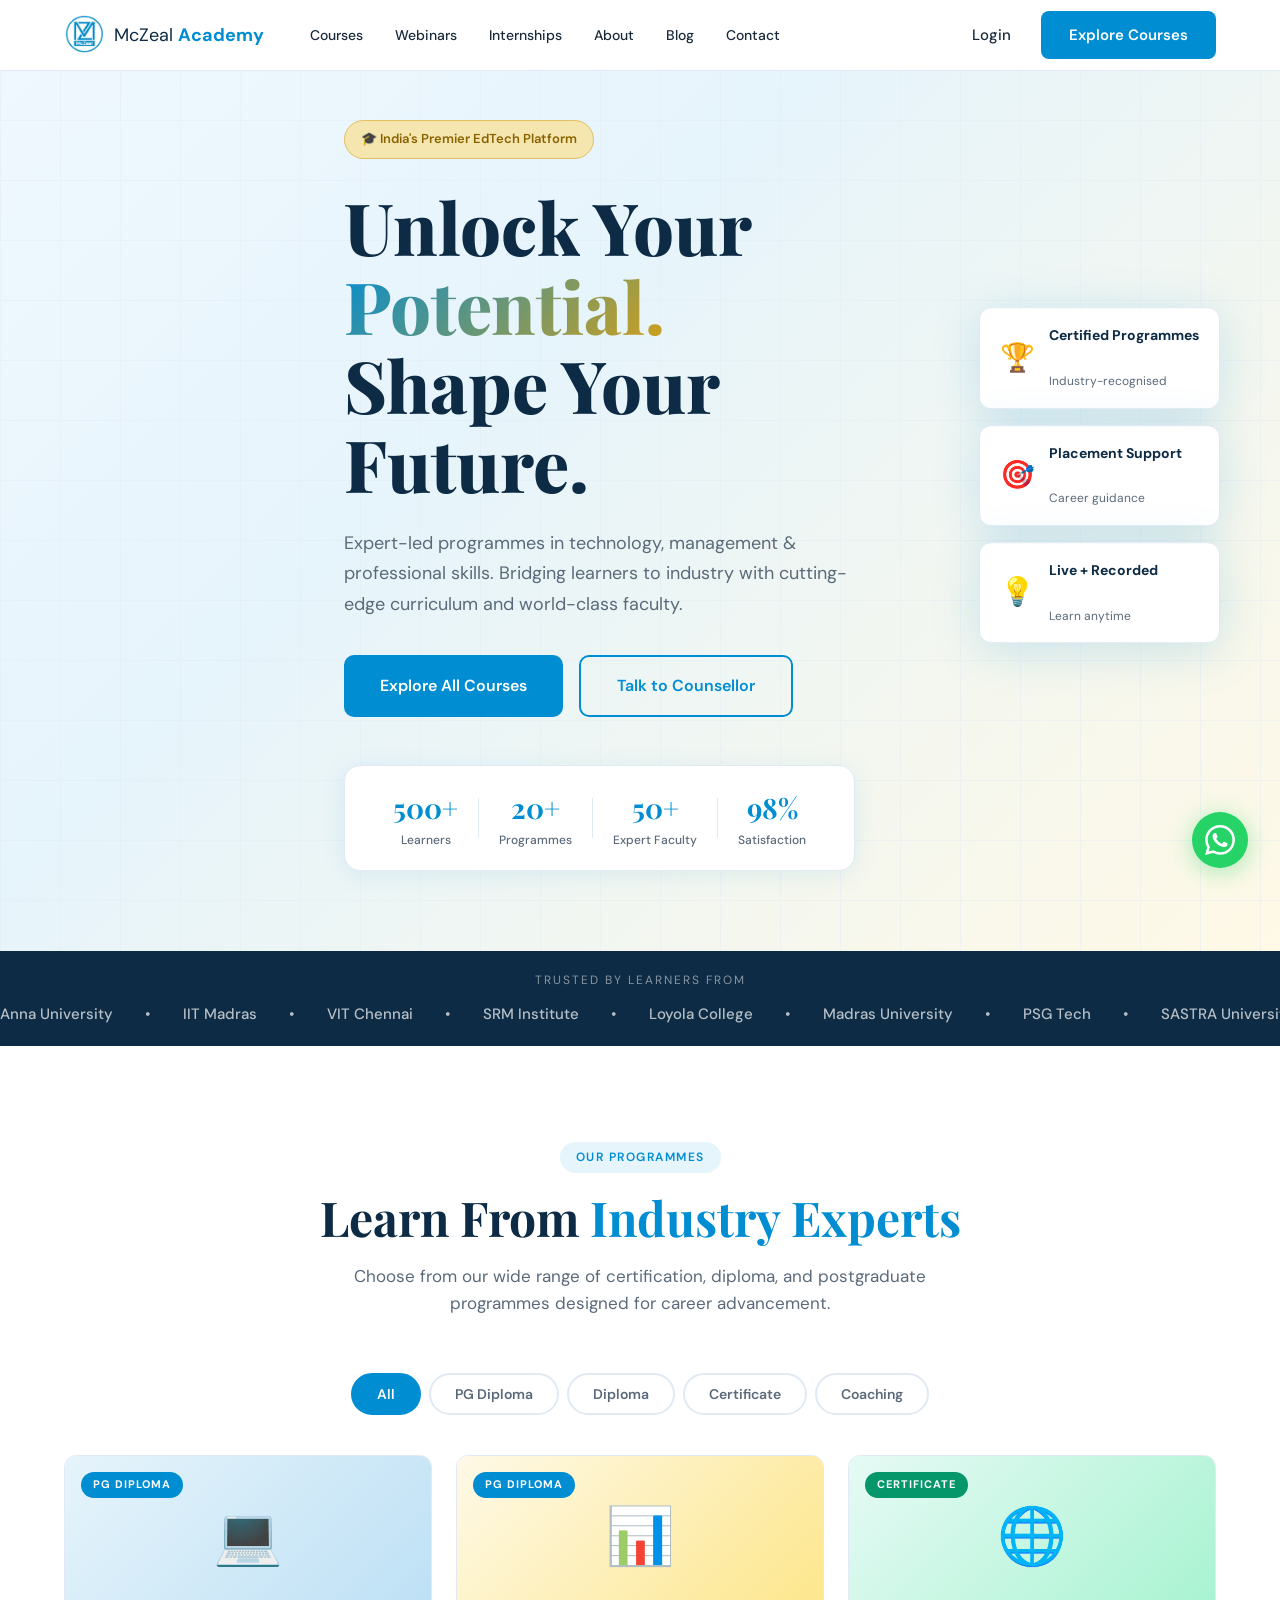
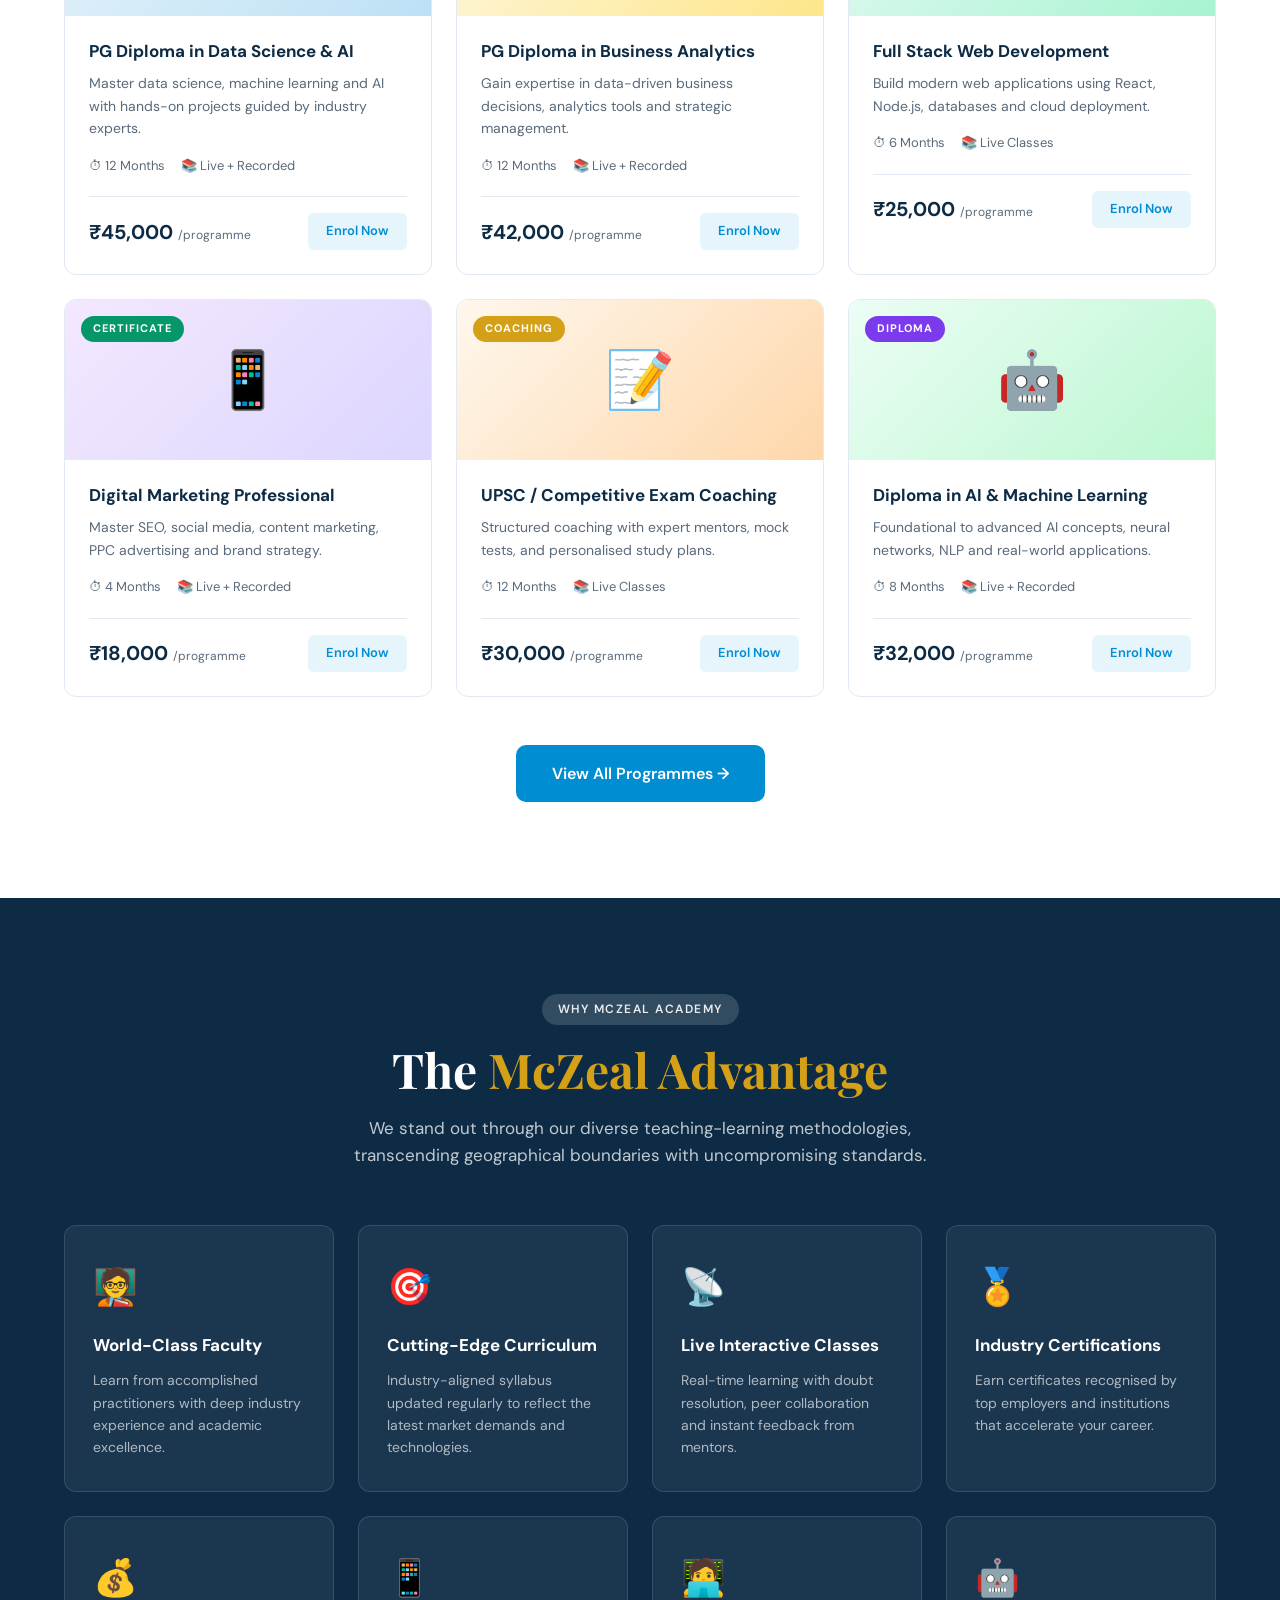
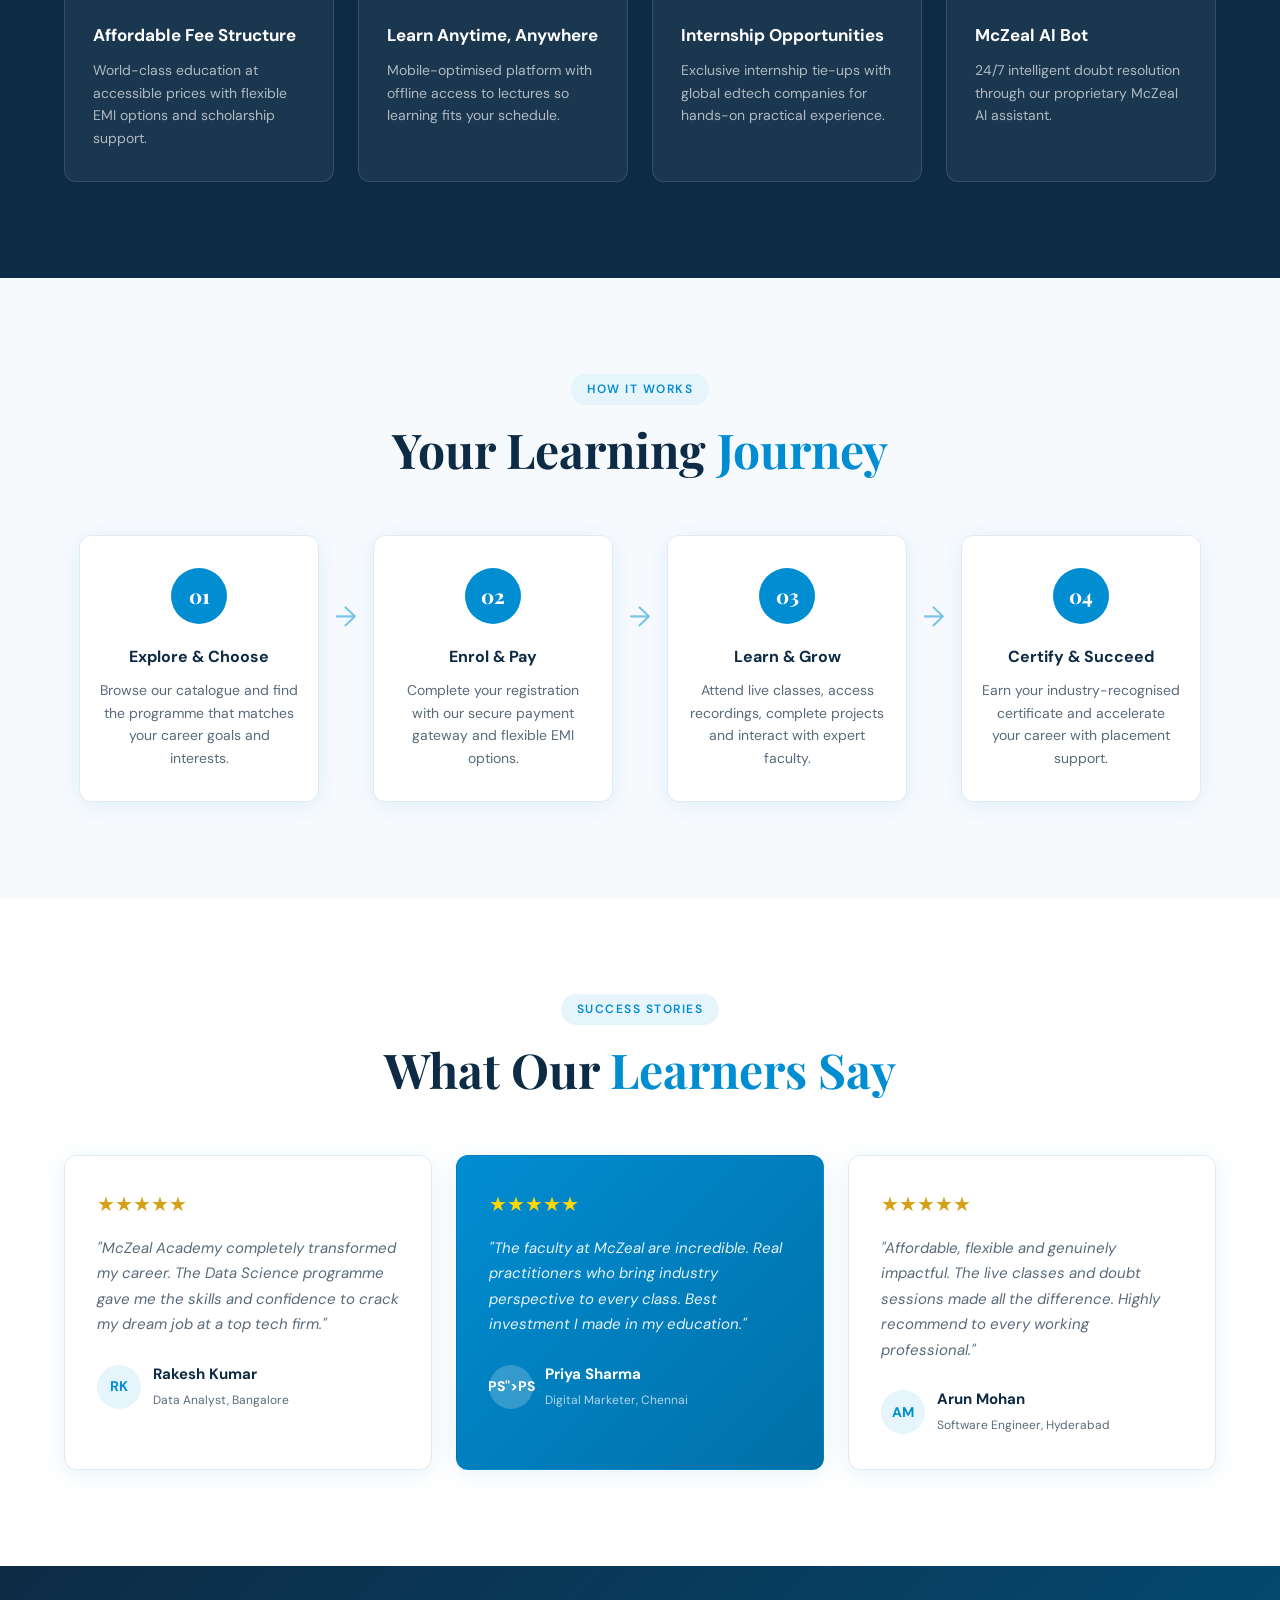
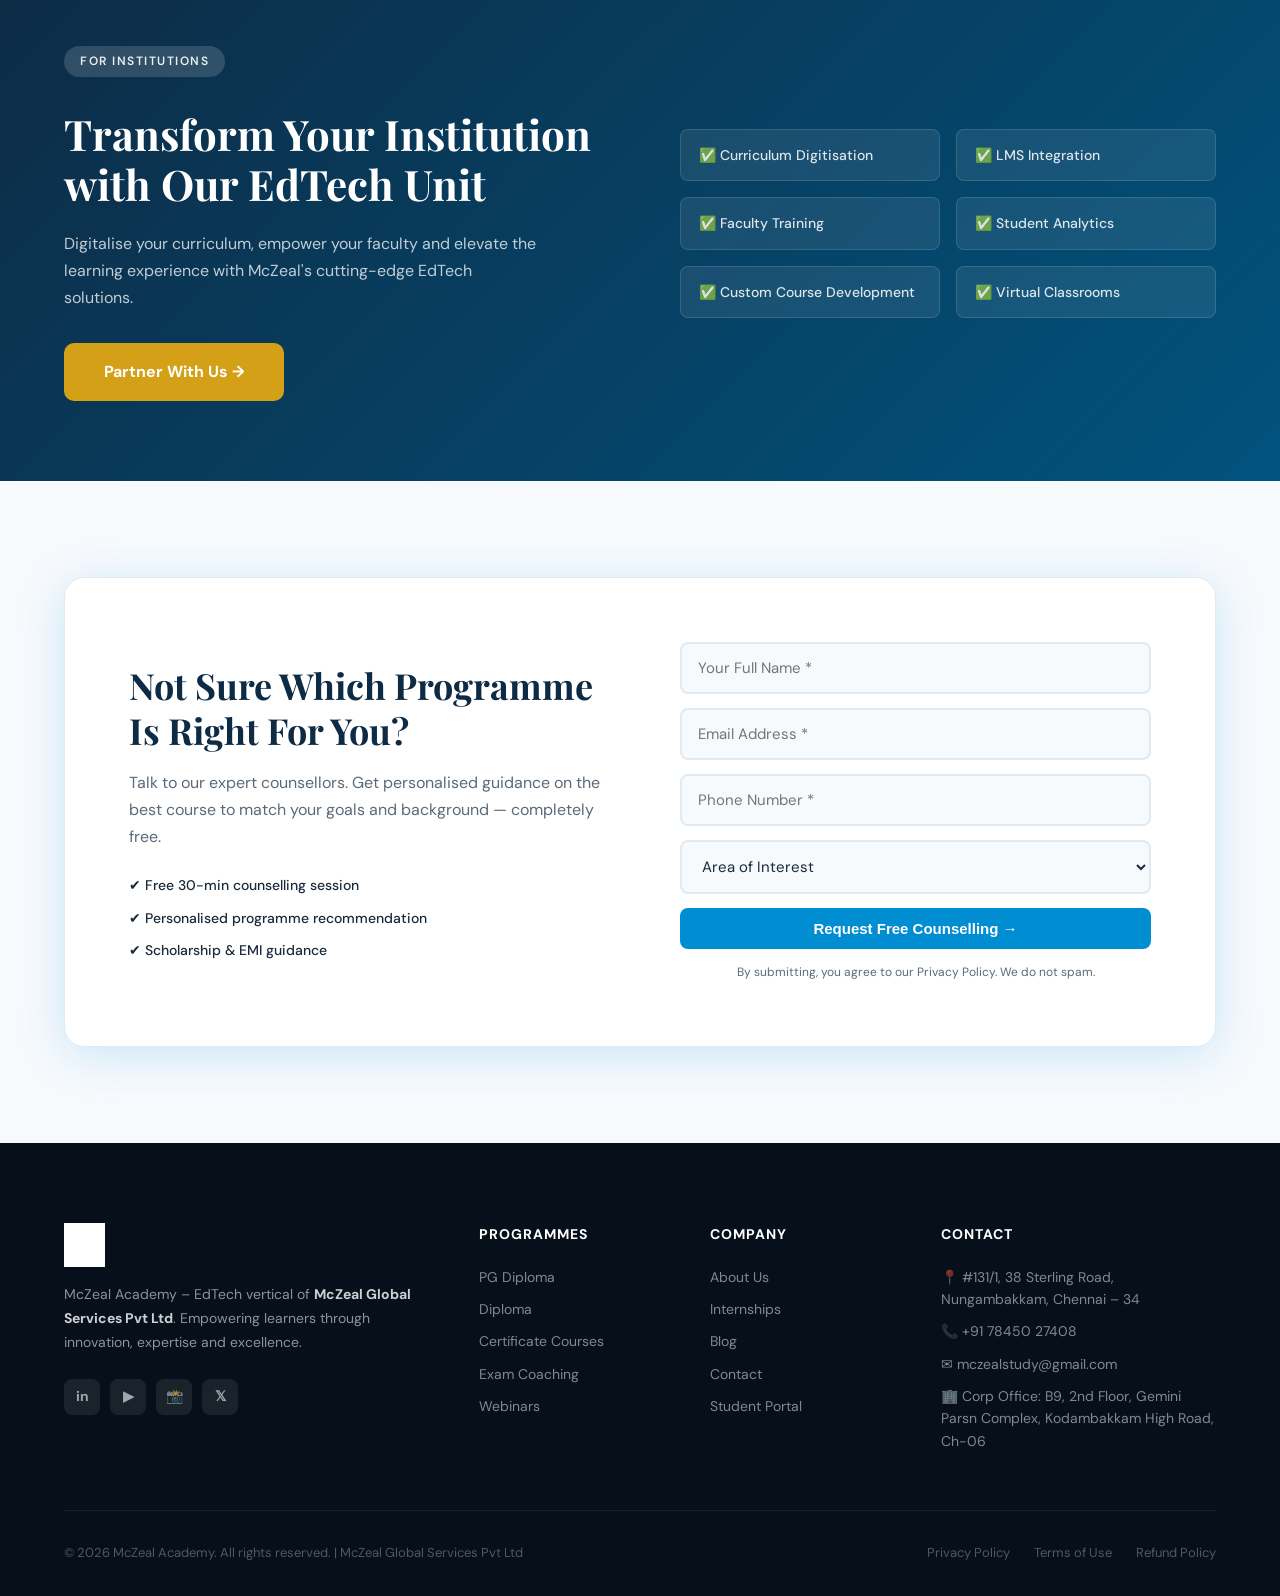
<file: index.html>
<!DOCTYPE html>
<html lang="en">
<head>
<meta charset="UTF-8"/>
<meta name="viewport" content="width=device-width, initial-scale=1.0"/>
<title>McZeal Academy – Education | Empowerment | Excellence</title>
<link rel="preconnect" href="https://fonts.googleapis.com"/>
<link href="https://fonts.googleapis.com/css2?family=Playfair+Display:wght@700;800&family=DM+Sans:wght@300;400;500;600;700&display=swap" rel="stylesheet"/>
<link rel="stylesheet" href="styles.css"/>
</head>
<body>

<!-- NAV -->
<nav class="navbar" id="navbar">
  <div class="nav-inner">
    <a href="index.html" class="nav-logo">
      <img src="logo.png" alt="McZeal Academy"/>
      <span>McZeal <strong>Academy</strong></span>
    </a>
    <ul class="nav-links">
      <li><a href="courses.html">Courses</a></li>
      <li><a href="webinars.html">Webinars</a></li>
      <li><a href="internships.html">Internships</a></li>
      <li><a href="about.html">About</a></li>
      <li><a href="blog.html">Blog</a></li>
      <li><a href="contact.html">Contact</a></li>
    </ul>
    <div class="nav-actions">
      <a href="login.html" class="btn-ghost">Login</a>
      <a href="courses.html" class="btn-primary">Explore Courses</a>
    </div>
    <button class="hamburger" id="hamburger" aria-label="Menu">
      <span></span><span></span><span></span>
    </button>
  </div>
  <div class="mobile-menu" id="mobileMenu">
    <a href="courses.html">Courses</a>
    <a href="webinars.html">Webinars</a>
    <a href="internships.html">Internships</a>
    <a href="about.html">About</a>
    <a href="blog.html">Blog</a>
    <a href="contact.html">Contact</a>
    <a href="login.html" class="btn-ghost mt-8">Login</a>
    <a href="courses.html" class="btn-primary mt-8">Explore Courses</a>
  </div>
</nav>

<!-- HERO -->
<section class="hero">
  <div class="hero-bg-grid"></div>
  <div class="hero-content container">
    <div class="hero-badge">🎓 India's Premier EdTech Platform</div>
    <h1 class="hero-title">
      Unlock Your<br/>
      <span class="gradient-text">Potential.</span><br/>
      Shape Your Future.
    </h1>
    <p class="hero-sub">Expert-led programmes in technology, management & professional skills. Bridging learners to industry with cutting-edge curriculum and world-class faculty.</p>
    <div class="hero-cta">
      <a href="courses.html" class="btn-primary btn-lg">Explore All Courses</a>
      <a href="contact.html" class="btn-outline btn-lg">Talk to Counsellor</a>
    </div>
    <div class="hero-stats">
      <div class="stat"><span class="stat-num">500+</span><span class="stat-label">Learners</span></div>
      <div class="stat-divider"></div>
      <div class="stat"><span class="stat-num">20+</span><span class="stat-label">Programmes</span></div>
      <div class="stat-divider"></div>
      <div class="stat"><span class="stat-num">50+</span><span class="stat-label">Expert Faculty</span></div>
      <div class="stat-divider"></div>
      <div class="stat"><span class="stat-num">98%</span><span class="stat-label">Satisfaction</span></div>
    </div>
  </div>
  <div class="hero-visual">
    <div class="hero-card card-1">
      <div class="card-icon">🏆</div>
      <div><strong>Certified Programmes</strong><br/><small>Industry-recognised</small></div>
    </div>
    <div class="hero-card card-2">
      <div class="card-icon">🎯</div>
      <div><strong>Placement Support</strong><br/><small>Career guidance</small></div>
    </div>
    <div class="hero-card card-3">
      <div class="card-icon">💡</div>
      <div><strong>Live + Recorded</strong><br/><small>Learn anytime</small></div>
    </div>
  </div>
</section>

<!-- MARQUEE PARTNERS -->
<section class="marquee-section">
  <p class="marquee-label">Trusted by learners from</p>
  <div class="marquee-track">
    <div class="marquee-inner">
      <span>Anna University</span><span>•</span>
      <span>IIT Madras</span><span>•</span>
      <span>VIT Chennai</span><span>•</span>
      <span>SRM Institute</span><span>•</span>
      <span>Loyola College</span><span>•</span>
      <span>Madras University</span><span>•</span>
      <span>PSG Tech</span><span>•</span>
      <span>SASTRA University</span><span>•</span>
      <span>Anna University</span><span>•</span>
      <span>IIT Madras</span><span>•</span>
      <span>VIT Chennai</span><span>•</span>
      <span>SRM Institute</span><span>•</span>
      <span>Loyola College</span><span>•</span>
      <span>Madras University</span><span>•</span>
    </div>
  </div>
</section>

<!-- PROGRAMMES -->
<section class="section" id="programmes">
  <div class="container">
    <div class="section-header">
      <div class="section-tag">Our Programmes</div>
      <h2 class="section-title">Learn From <span class="accent">Industry Experts</span></h2>
      <p class="section-sub">Choose from our wide range of certification, diploma, and postgraduate programmes designed for career advancement.</p>
    </div>
    <div class="filter-tabs">
      <button class="filter-btn active" data-filter="all">All</button>
      <button class="filter-btn" data-filter="pg">PG Diploma</button>
      <button class="filter-btn" data-filter="diploma">Diploma</button>
      <button class="filter-btn" data-filter="cert">Certificate</button>
      <button class="filter-btn" data-filter="coaching">Coaching</button>
    </div>
    <div class="courses-grid" id="coursesGrid">
      <div class="course-card" data-cat="pg">
        <div class="course-badge">PG Diploma</div>
        <div class="course-thumb thumb-blue">
          <span class="thumb-icon">💻</span>
        </div>
        <div class="course-body">
          <h3>PG Diploma in Data Science & AI</h3>
          <p>Master data science, machine learning and AI with hands-on projects guided by industry experts.</p>
          <div class="course-meta">
            <span>⏱ 12 Months</span>
            <span>📚 Live + Recorded</span>
          </div>
          <div class="course-footer">
            <div class="course-price">₹45,000 <small>/programme</small></div>
            <a href="courses.html" class="btn-sm">Enrol Now</a>
          </div>
        </div>
      </div>
      <div class="course-card" data-cat="pg">
        <div class="course-badge">PG Diploma</div>
        <div class="course-thumb thumb-gold">
          <span class="thumb-icon">📊</span>
        </div>
        <div class="course-body">
          <h3>PG Diploma in Business Analytics</h3>
          <p>Gain expertise in data-driven business decisions, analytics tools and strategic management.</p>
          <div class="course-meta">
            <span>⏱ 12 Months</span>
            <span>📚 Live + Recorded</span>
          </div>
          <div class="course-footer">
            <div class="course-price">₹42,000 <small>/programme</small></div>
            <a href="courses.html" class="btn-sm">Enrol Now</a>
          </div>
        </div>
      </div>
      <div class="course-card" data-cat="cert">
        <div class="course-badge cert">Certificate</div>
        <div class="course-thumb thumb-teal">
          <span class="thumb-icon">🌐</span>
        </div>
        <div class="course-body">
          <h3>Full Stack Web Development</h3>
          <p>Build modern web applications using React, Node.js, databases and cloud deployment.</p>
          <div class="course-meta">
            <span>⏱ 6 Months</span>
            <span>📚 Live Classes</span>
          </div>
          <div class="course-footer">
            <div class="course-price">₹25,000 <small>/programme</small></div>
            <a href="courses.html" class="btn-sm">Enrol Now</a>
          </div>
        </div>
      </div>
      <div class="course-card" data-cat="cert">
        <div class="course-badge cert">Certificate</div>
        <div class="course-thumb thumb-purple">
          <span class="thumb-icon">📱</span>
        </div>
        <div class="course-body">
          <h3>Digital Marketing Professional</h3>
          <p>Master SEO, social media, content marketing, PPC advertising and brand strategy.</p>
          <div class="course-meta">
            <span>⏱ 4 Months</span>
            <span>📚 Live + Recorded</span>
          </div>
          <div class="course-footer">
            <div class="course-price">₹18,000 <small>/programme</small></div>
            <a href="courses.html" class="btn-sm">Enrol Now</a>
          </div>
        </div>
      </div>
      <div class="course-card" data-cat="coaching">
        <div class="course-badge coaching">Coaching</div>
        <div class="course-thumb thumb-orange">
          <span class="thumb-icon">📝</span>
        </div>
        <div class="course-body">
          <h3>UPSC / Competitive Exam Coaching</h3>
          <p>Structured coaching with expert mentors, mock tests, and personalised study plans.</p>
          <div class="course-meta">
            <span>⏱ 12 Months</span>
            <span>📚 Live Classes</span>
          </div>
          <div class="course-footer">
            <div class="course-price">₹30,000 <small>/programme</small></div>
            <a href="courses.html" class="btn-sm">Enrol Now</a>
          </div>
        </div>
      </div>
      <div class="course-card" data-cat="diploma">
        <div class="course-badge diploma">Diploma</div>
        <div class="course-thumb thumb-green">
          <span class="thumb-icon">🤖</span>
        </div>
        <div class="course-body">
          <h3>Diploma in AI & Machine Learning</h3>
          <p>Foundational to advanced AI concepts, neural networks, NLP and real-world applications.</p>
          <div class="course-meta">
            <span>⏱ 8 Months</span>
            <span>📚 Live + Recorded</span>
          </div>
          <div class="course-footer">
            <div class="course-price">₹32,000 <small>/programme</small></div>
            <a href="courses.html" class="btn-sm">Enrol Now</a>
          </div>
        </div>
      </div>
    </div>
    <div class="section-cta">
      <a href="courses.html" class="btn-primary btn-lg">View All Programmes →</a>
    </div>
  </div>
</section>

<!-- WHY MCZEAL -->
<section class="why-section">
  <div class="container">
    <div class="section-header light">
      <div class="section-tag light">Why McZeal Academy</div>
      <h2 class="section-title light">The <span class="accent-gold">McZeal Advantage</span></h2>
      <p class="section-sub light">We stand out through our diverse teaching-learning methodologies, transcending geographical boundaries with uncompromising standards.</p>
    </div>
    <div class="why-grid">
      <div class="why-card">
        <div class="why-icon">🧑‍🏫</div>
        <h3>World-Class Faculty</h3>
        <p>Learn from accomplished practitioners with deep industry experience and academic excellence.</p>
      </div>
      <div class="why-card">
        <div class="why-icon">🎯</div>
        <h3>Cutting-Edge Curriculum</h3>
        <p>Industry-aligned syllabus updated regularly to reflect the latest market demands and technologies.</p>
      </div>
      <div class="why-card">
        <div class="why-icon">📡</div>
        <h3>Live Interactive Classes</h3>
        <p>Real-time learning with doubt resolution, peer collaboration and instant feedback from mentors.</p>
      </div>
      <div class="why-card">
        <div class="why-icon">🏅</div>
        <h3>Industry Certifications</h3>
        <p>Earn certificates recognised by top employers and institutions that accelerate your career.</p>
      </div>
      <div class="why-card">
        <div class="why-icon">💰</div>
        <h3>Affordable Fee Structure</h3>
        <p>World-class education at accessible prices with flexible EMI options and scholarship support.</p>
      </div>
      <div class="why-card">
        <div class="why-icon">📱</div>
        <h3>Learn Anytime, Anywhere</h3>
        <p>Mobile-optimised platform with offline access to lectures so learning fits your schedule.</p>
      </div>
      <div class="why-card">
        <div class="why-icon">🧑‍💻</div>
        <h3>Internship Opportunities</h3>
        <p>Exclusive internship tie-ups with global edtech companies for hands-on practical experience.</p>
      </div>
      <div class="why-card">
        <div class="why-icon">🤖</div>
        <h3>McZeal AI Bot</h3>
        <p>24/7 intelligent doubt resolution through our proprietary McZeal AI assistant.</p>
      </div>
    </div>
  </div>
</section>

<!-- LEARNING JOURNEY -->
<section class="journey-section section">
  <div class="container">
    <div class="section-header">
      <div class="section-tag">How It Works</div>
      <h2 class="section-title">Your Learning <span class="accent">Journey</span></h2>
    </div>
    <div class="journey-steps">
      <div class="journey-step">
        <div class="step-num">01</div>
        <div class="step-content">
          <h3>Explore & Choose</h3>
          <p>Browse our catalogue and find the programme that matches your career goals and interests.</p>
        </div>
      </div>
      <div class="journey-arrow">→</div>
      <div class="journey-step">
        <div class="step-num">02</div>
        <div class="step-content">
          <h3>Enrol & Pay</h3>
          <p>Complete your registration with our secure payment gateway and flexible EMI options.</p>
        </div>
      </div>
      <div class="journey-arrow">→</div>
      <div class="journey-step">
        <div class="step-num">03</div>
        <div class="step-content">
          <h3>Learn & Grow</h3>
          <p>Attend live classes, access recordings, complete projects and interact with expert faculty.</p>
        </div>
      </div>
      <div class="journey-arrow">→</div>
      <div class="journey-step">
        <div class="step-num">04</div>
        <div class="step-content">
          <h3>Certify & Succeed</h3>
          <p>Earn your industry-recognised certificate and accelerate your career with placement support.</p>
        </div>
      </div>
    </div>
  </div>
</section>

<!-- TESTIMONIALS -->
<section class="testimonials-section section">
  <div class="container">
    <div class="section-header">
      <div class="section-tag">Success Stories</div>
      <h2 class="section-title">What Our <span class="accent">Learners Say</span></h2>
    </div>
    <div class="testimonials-grid">
      <div class="testimonial-card">
        <div class="testi-stars">★★★★★</div>
        <p>"McZeal Academy completely transformed my career. The Data Science programme gave me the skills and confidence to crack my dream job at a top tech firm."</p>
        <div class="testi-author">
          <div class="testi-avatar">RK</div>
          <div>
            <strong>Rakesh Kumar</strong>
            <small>Data Analyst, Bangalore</small>
          </div>
        </div>
      </div>
      <div class="testimonial-card featured">
        <div class="testi-stars">★★★★★</div>
        <p>"The faculty at McZeal are incredible. Real practitioners who bring industry perspective to every class. Best investment I made in my education."</p>
        <div class="testi-author">
          <div class="testi-avatar">PS">PS</div>
          <div>
            <strong>Priya Sharma</strong>
            <small>Digital Marketer, Chennai</small>
          </div>
        </div>
      </div>
      <div class="testimonial-card">
        <div class="testi-stars">★★★★★</div>
        <p>"Affordable, flexible and genuinely impactful. The live classes and doubt sessions made all the difference. Highly recommend to every working professional."</p>
        <div class="testi-author">
          <div class="testi-avatar">AM</div>
          <div>
            <strong>Arun Mohan</strong>
            <small>Software Engineer, Hyderabad</small>
          </div>
        </div>
      </div>
    </div>
  </div>
</section>

<!-- EDTECH SERVICES BANNER -->
<section class="edtech-banner">
  <div class="container edtech-inner">
    <div class="edtech-text">
      <div class="section-tag light">For Institutions</div>
      <h2>Transform Your Institution<br/>with Our EdTech Unit</h2>
      <p>Digitalise your curriculum, empower your faculty and elevate the learning experience with McZeal's cutting-edge EdTech solutions.</p>
      <a href="contact.html" class="btn-gold btn-lg">Partner With Us →</a>
    </div>
    <div class="edtech-features">
      <div class="ef-item">✅ Curriculum Digitisation</div>
      <div class="ef-item">✅ LMS Integration</div>
      <div class="ef-item">✅ Faculty Training</div>
      <div class="ef-item">✅ Student Analytics</div>
      <div class="ef-item">✅ Custom Course Development</div>
      <div class="ef-item">✅ Virtual Classrooms</div>
    </div>
  </div>
</section>

<!-- LEAD CAPTURE -->
<section class="lead-section section">
  <div class="container">
    <div class="lead-box">
      <div class="lead-text">
        <h2>Not Sure Which Programme Is Right For You?</h2>
        <p>Talk to our expert counsellors. Get personalised guidance on the best course to match your goals and background — completely free.</p>
        <ul class="lead-points">
          <li>✔ Free 30-min counselling session</li>
          <li>✔ Personalised programme recommendation</li>
          <li>✔ Scholarship & EMI guidance</li>
        </ul>
      </div>
      <form class="lead-form" onsubmit="handleLeadForm(event)">
        <input type="text" placeholder="Your Full Name *" required/>
        <input type="email" placeholder="Email Address *" required/>
        <input type="tel" placeholder="Phone Number *" required/>
        <select>
          <option value="">Area of Interest</option>
          <option>Data Science & AI</option>
          <option>Web Development</option>
          <option>Digital Marketing</option>
          <option>Business Analytics</option>
          <option>Competitive Exam Coaching</option>
          <option>Other</option>
        </select>
        <button type="submit" class="btn-primary btn-full">Request Free Counselling →</button>
        <small>By submitting, you agree to our Privacy Policy. We do not spam.</small>
      </form>
    </div>
  </div>
</section>

<!-- FOOTER -->
<footer class="footer">
  <div class="container">
    <div class="footer-grid">
      <div class="footer-brand">
        <img src="logo.png" alt="McZeal Academy" class="footer-logo"/>
        <p>McZeal Academy – EdTech vertical of <strong>McZeal Global Services Pvt Ltd</strong>. Empowering learners through innovation, expertise and excellence.</p>
        <div class="footer-social">
          <a href="#" aria-label="LinkedIn">in</a>
          <a href="#" aria-label="YouTube">▶</a>
          <a href="#" aria-label="Instagram">📸</a>
          <a href="#" aria-label="Twitter">𝕏</a>
        </div>
      </div>
      <div class="footer-col">
        <h4>Programmes</h4>
        <a href="courses.html">PG Diploma</a>
        <a href="courses.html">Diploma</a>
        <a href="courses.html">Certificate Courses</a>
        <a href="courses.html">Exam Coaching</a>
        <a href="webinars.html">Webinars</a>
      </div>
      <div class="footer-col">
        <h4>Company</h4>
        <a href="about.html">About Us</a>
        <a href="internships.html">Internships</a>
        <a href="blog.html">Blog</a>
        <a href="contact.html">Contact</a>
        <a href="login.html">Student Portal</a>
      </div>
      <div class="footer-col">
        <h4>Contact</h4>
        <p>📍 #131/1, 38 Sterling Road,<br/>Nungambakkam, Chennai – 34</p>
        <p>📞 +91 78450 27408</p>
        <p>✉ mczealstudy@gmail.com</p>
        <p>🏢 Corp Office: B9, 2nd Floor, Gemini Parsn Complex, Kodambakkam High Road, Ch-06</p>
      </div>
    </div>
    <div class="footer-bottom">
      <p>© 2026 McZeal Academy. All rights reserved. | McZeal Global Services Pvt Ltd</p>
      <div class="footer-legal">
        <a href="#">Privacy Policy</a>
        <a href="#">Terms of Use</a>
        <a href="#">Refund Policy</a>
      </div>
    </div>
  </div>
</footer>

<!-- WHATSAPP FAB -->
<a href="https://wa.me/917845027408" class="whatsapp-fab" target="_blank" title="Chat on WhatsApp">
  <svg viewBox="0 0 24 24" fill="currentColor"><path d="M17.472 14.382c-.297-.149-1.758-.867-2.03-.967-.273-.099-.471-.148-.67.15-.197.297-.767.966-.94 1.164-.173.199-.347.223-.644.075-.297-.15-1.255-.463-2.39-1.475-.883-.788-1.48-1.761-1.653-2.059-.173-.297-.018-.458.13-.606.134-.133.298-.347.446-.52.149-.174.198-.298.298-.497.099-.198.05-.371-.025-.52-.075-.149-.669-1.612-.916-2.207-.242-.579-.487-.5-.669-.51-.173-.008-.371-.01-.57-.01-.198 0-.52.074-.792.372-.272.297-1.04 1.016-1.04 2.479 0 1.462 1.065 2.875 1.213 3.074.149.198 2.096 3.2 5.077 4.487.709.306 1.262.489 1.694.625.712.227 1.36.195 1.871.118.571-.085 1.758-.719 2.006-1.413.248-.694.248-1.289.173-1.413-.074-.124-.272-.198-.57-.347m-5.421 7.403h-.004a9.87 9.87 0 01-5.031-1.378l-.361-.214-3.741.982.998-3.648-.235-.374a9.86 9.86 0 01-1.51-5.26c.001-5.45 4.436-9.884 9.888-9.884 2.64 0 5.122 1.03 6.988 2.898a9.825 9.825 0 012.893 6.994c-.003 5.45-4.437 9.884-9.885 9.884m8.413-18.297A11.815 11.815 0 0012.05 0C5.495 0 .16 5.335.157 11.892c0 2.096.547 4.142 1.588 5.945L.057 24l6.305-1.654a11.882 11.882 0 005.683 1.448h.005c6.554 0 11.89-5.335 11.893-11.893a11.821 11.821 0 00-3.48-8.413Z"/></svg>
</a>

<script src="main.js"></script>
</body>
</html>
</file>
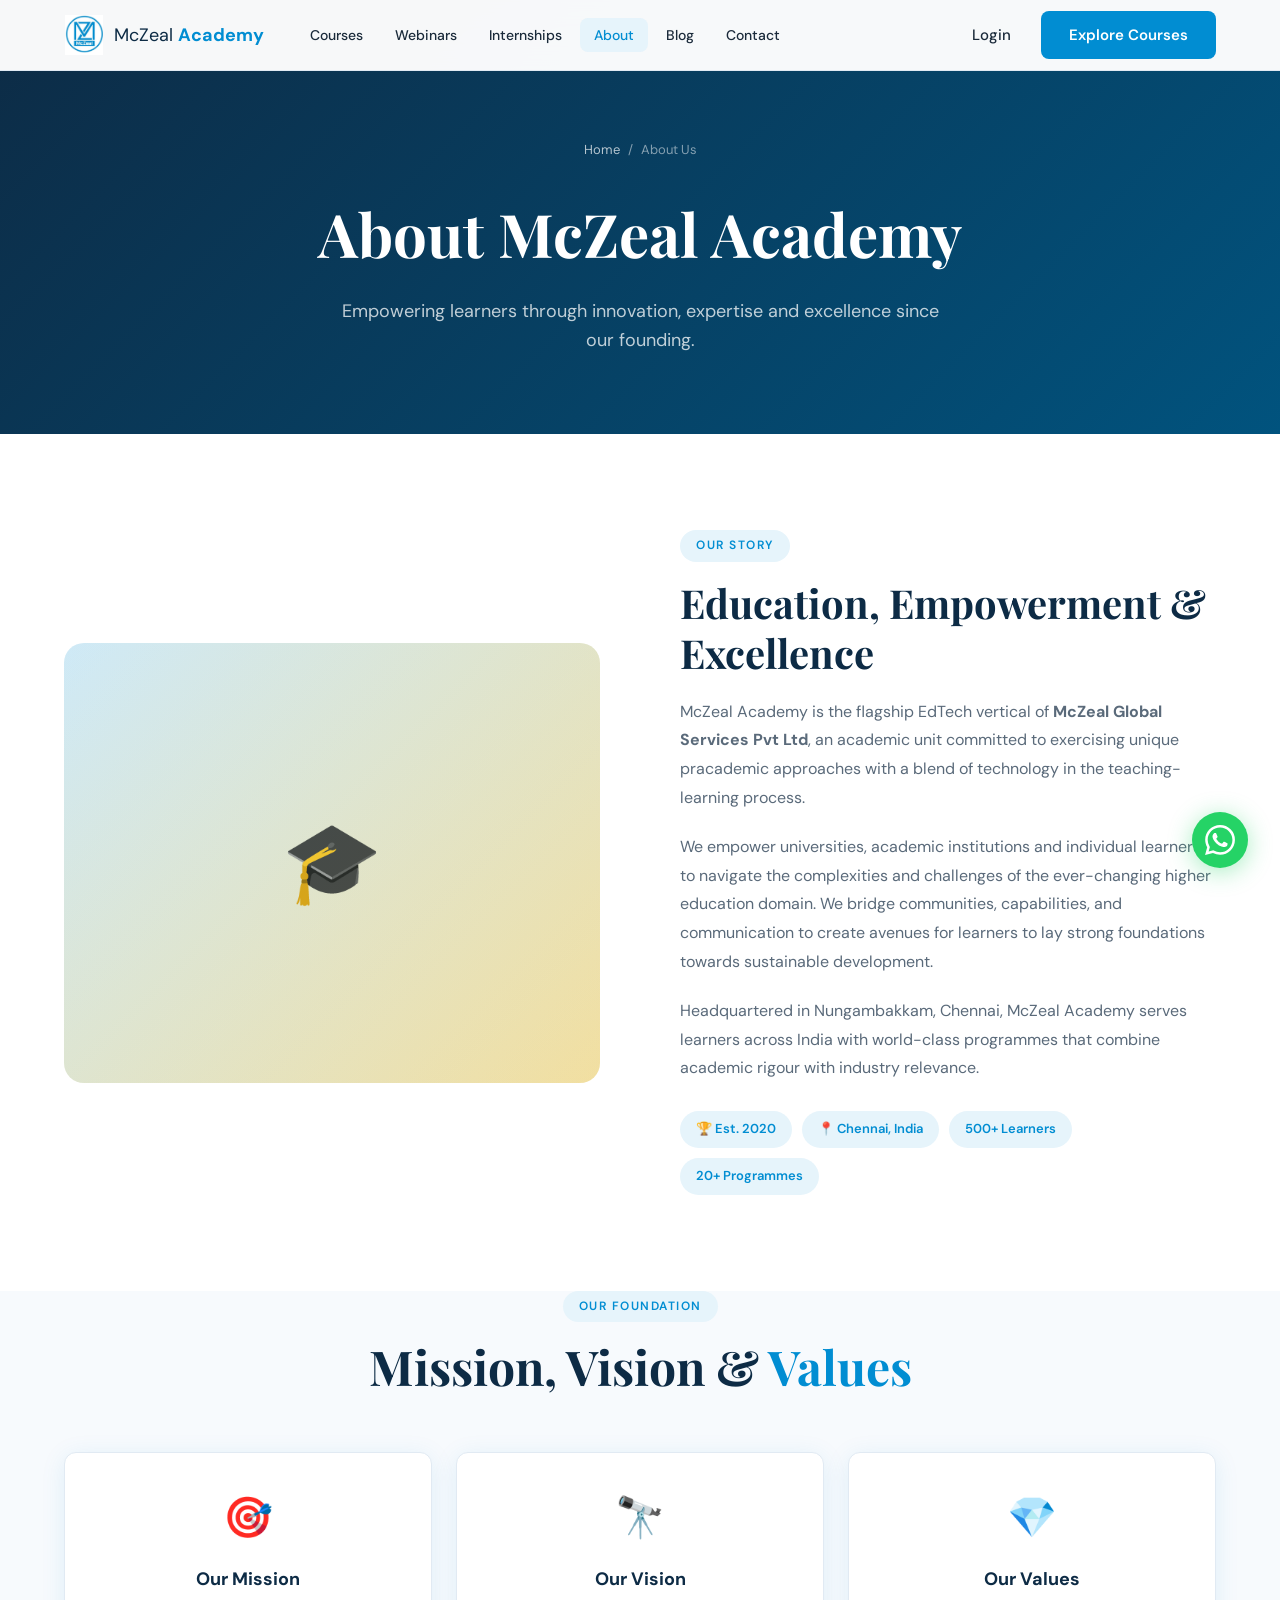
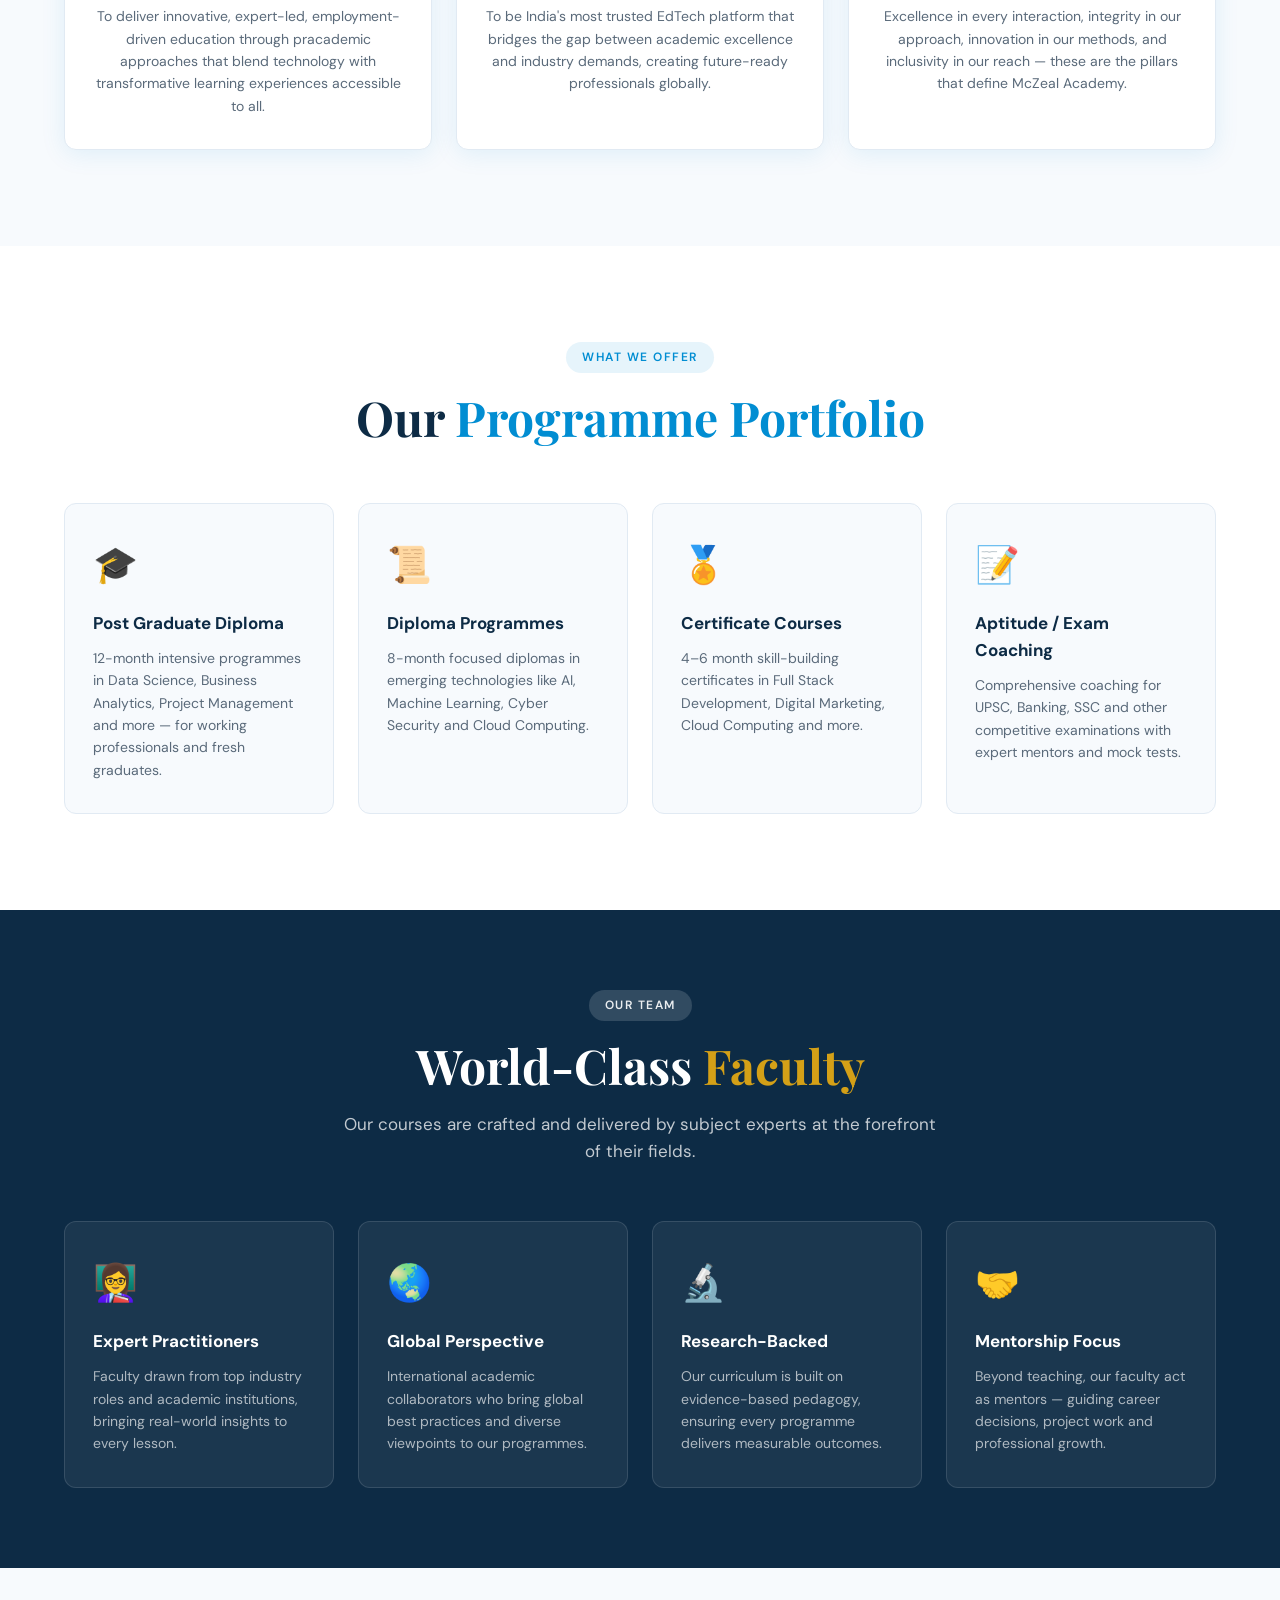
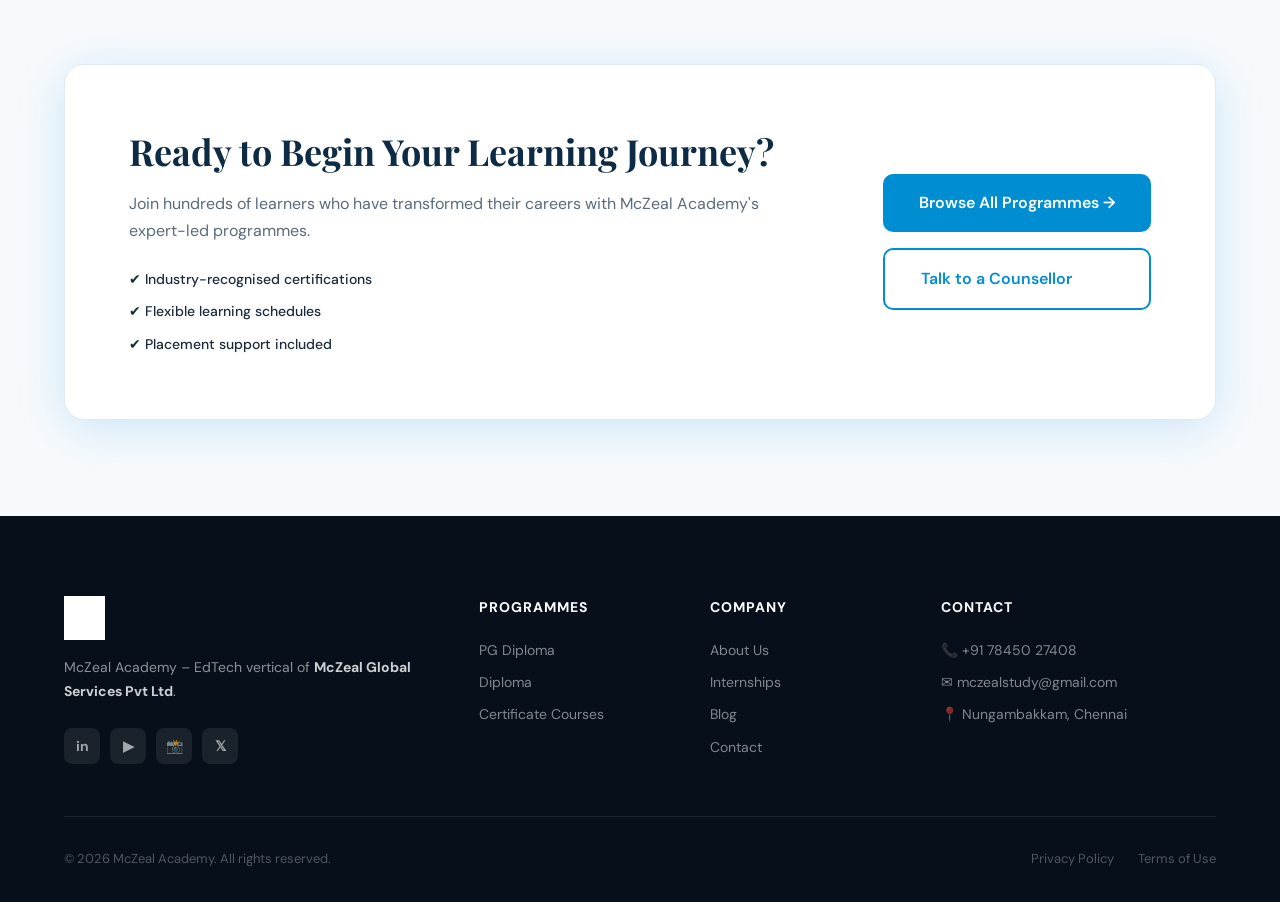
<file: about.html>
<!DOCTYPE html>
<html lang="en">
<head>
<meta charset="UTF-8"/>
<meta name="viewport" content="width=device-width, initial-scale=1.0"/>
<title>About Us – McZeal Academy</title>
<link rel="preconnect" href="https://fonts.googleapis.com"/>
<link href="https://fonts.googleapis.com/css2?family=Playfair+Display:wght@700;800&family=DM+Sans:wght@300;400;500;600;700&display=swap" rel="stylesheet"/>
<link rel="stylesheet" href="styles.css"/>
</head>
<body>
<nav class="navbar" id="navbar">
  <div class="nav-inner">
    <a href="index.html" class="nav-logo"><img src="logo.png" alt="McZeal Academy"/><span>McZeal <strong>Academy</strong></span></a>
    <ul class="nav-links">
      <li><a href="courses.html">Courses</a></li><li><a href="webinars.html">Webinars</a></li>
      <li><a href="internships.html">Internships</a></li><li><a href="about.html" class="active">About</a></li>
      <li><a href="blog.html">Blog</a></li><li><a href="contact.html">Contact</a></li>
    </ul>
    <div class="nav-actions"><a href="login.html" class="btn-ghost">Login</a><a href="courses.html" class="btn-primary">Explore Courses</a></div>
    <button class="hamburger" id="hamburger"><span></span><span></span><span></span></button>
  </div>
  <div class="mobile-menu" id="mobileMenu">
    <a href="courses.html">Courses</a><a href="webinars.html">Webinars</a>
    <a href="internships.html">Internships</a><a href="about.html">About</a>
    <a href="blog.html">Blog</a><a href="contact.html">Contact</a>
    <a href="login.html" class="btn-ghost mt-8">Login</a>
  </div>
</nav>

<section class="page-hero">
  <div class="container">
    <div class="breadcrumb"><a href="index.html">Home</a> / <span>About Us</span></div>
    <h1>About McZeal Academy</h1>
    <p>Empowering learners through innovation, expertise and excellence since our founding.</p>
  </div>
</section>

<!-- About Story -->
<section class="section">
  <div class="container">
    <div class="about-grid">
      <div class="about-image">🎓</div>
      <div class="about-text">
        <div class="section-tag">Our Story</div>
        <h2>Education, Empowerment & Excellence</h2>
        <p>McZeal Academy is the flagship EdTech vertical of <strong>McZeal Global Services Pvt Ltd</strong>, an academic unit committed to exercising unique pracademic approaches with a blend of technology in the teaching-learning process.</p>
        <p>We empower universities, academic institutions and individual learners to navigate the complexities and challenges of the ever-changing higher education domain. We bridge communities, capabilities, and communication to create avenues for learners to lay strong foundations towards sustainable development.</p>
        <p>Headquartered in Nungambakkam, Chennai, McZeal Academy serves learners across India with world-class programmes that combine academic rigour with industry relevance.</p>
        <div class="about-badges">
          <span class="about-badge">🏆 Est. 2020</span>
          <span class="about-badge">📍 Chennai, India</span>
          <span class="about-badge">500+ Learners</span>
          <span class="about-badge">20+ Programmes</span>
        </div>
      </div>
    </div>
  </div>
</section>

<!-- Mission, Vision, Values -->
<section class="section" style="background:var(--off-white); padding-top:0;">
  <div class="container">
    <div class="section-header">
      <div class="section-tag">Our Foundation</div>
      <h2 class="section-title">Mission, Vision & <span class="accent">Values</span></h2>
    </div>
    <div class="about-mission-grid">
      <div class="mission-card">
        <div class="mission-icon">🎯</div>
        <h3>Our Mission</h3>
        <p>To deliver innovative, expert-led, employment-driven education through pracademic approaches that blend technology with transformative learning experiences accessible to all.</p>
      </div>
      <div class="mission-card">
        <div class="mission-icon">🔭</div>
        <h3>Our Vision</h3>
        <p>To be India's most trusted EdTech platform that bridges the gap between academic excellence and industry demands, creating future-ready professionals globally.</p>
      </div>
      <div class="mission-card">
        <div class="mission-icon">💎</div>
        <h3>Our Values</h3>
        <p>Excellence in every interaction, integrity in our approach, innovation in our methods, and inclusivity in our reach — these are the pillars that define McZeal Academy.</p>
      </div>
    </div>
  </div>
</section>

<!-- Programmes Offered -->
<section class="section">
  <div class="container">
    <div class="section-header">
      <div class="section-tag">What We Offer</div>
      <h2 class="section-title">Our <span class="accent">Programme Portfolio</span></h2>
    </div>
    <div class="why-grid" style="background:none;">
      <div class="why-card" style="background:var(--off-white); border-color:var(--border);">
        <div class="why-icon">🎓</div>
        <h3 style="color:var(--navy)">Post Graduate Diploma</h3>
        <p style="color:var(--text-muted)">12-month intensive programmes in Data Science, Business Analytics, Project Management and more — for working professionals and fresh graduates.</p>
      </div>
      <div class="why-card" style="background:var(--off-white); border-color:var(--border);">
        <div class="why-icon">📜</div>
        <h3 style="color:var(--navy)">Diploma Programmes</h3>
        <p style="color:var(--text-muted)">8-month focused diplomas in emerging technologies like AI, Machine Learning, Cyber Security and Cloud Computing.</p>
      </div>
      <div class="why-card" style="background:var(--off-white); border-color:var(--border);">
        <div class="why-icon">🏅</div>
        <h3 style="color:var(--navy)">Certificate Courses</h3>
        <p style="color:var(--text-muted)">4–6 month skill-building certificates in Full Stack Development, Digital Marketing, Cloud Computing and more.</p>
      </div>
      <div class="why-card" style="background:var(--off-white); border-color:var(--border);">
        <div class="why-icon">📝</div>
        <h3 style="color:var(--navy)">Aptitude / Exam Coaching</h3>
        <p style="color:var(--text-muted)">Comprehensive coaching for UPSC, Banking, SSC and other competitive examinations with expert mentors and mock tests.</p>
      </div>
    </div>
  </div>
</section>

<!-- Team -->
<section class="section" style="background:var(--navy); padding:80px 0;">
  <div class="container">
    <div class="section-header light">
      <div class="section-tag light">Our Team</div>
      <h2 class="section-title light">World-Class <span class="accent-gold">Faculty</span></h2>
      <p class="section-sub light">Our courses are crafted and delivered by subject experts at the forefront of their fields.</p>
    </div>
    <div class="why-grid">
      <div class="why-card">
        <div class="why-icon">👩‍🏫</div>
        <h3>Expert Practitioners</h3>
        <p>Faculty drawn from top industry roles and academic institutions, bringing real-world insights to every lesson.</p>
      </div>
      <div class="why-card">
        <div class="why-icon">🌏</div>
        <h3>Global Perspective</h3>
        <p>International academic collaborators who bring global best practices and diverse viewpoints to our programmes.</p>
      </div>
      <div class="why-card">
        <div class="why-icon">🔬</div>
        <h3>Research-Backed</h3>
        <p>Our curriculum is built on evidence-based pedagogy, ensuring every programme delivers measurable outcomes.</p>
      </div>
      <div class="why-card">
        <div class="why-icon">🤝</div>
        <h3>Mentorship Focus</h3>
        <p>Beyond teaching, our faculty act as mentors — guiding career decisions, project work and professional growth.</p>
      </div>
    </div>
  </div>
</section>

<!-- CTA -->
<section class="lead-section section">
  <div class="container">
    <div class="lead-box">
      <div class="lead-text">
        <h2>Ready to Begin Your Learning Journey?</h2>
        <p>Join hundreds of learners who have transformed their careers with McZeal Academy's expert-led programmes.</p>
        <ul class="lead-points">
          <li>✔ Industry-recognised certifications</li>
          <li>✔ Flexible learning schedules</li>
          <li>✔ Placement support included</li>
        </ul>
      </div>
      <div style="display:flex; flex-direction:column; gap:16px; justify-content:center;">
        <a href="courses.html" class="btn-primary btn-lg">Browse All Programmes →</a>
        <a href="contact.html" class="btn-outline btn-lg">Talk to a Counsellor</a>
      </div>
    </div>
  </div>
</section>

<footer class="footer">
  <div class="container">
    <div class="footer-grid">
      <div class="footer-brand">
        <img src="logo.png" alt="McZeal Academy" class="footer-logo"/>
        <p>McZeal Academy – EdTech vertical of <strong>McZeal Global Services Pvt Ltd</strong>.</p>
        <div class="footer-social"><a href="#">in</a><a href="#">▶</a><a href="#">📸</a><a href="#">𝕏</a></div>
      </div>
      <div class="footer-col"><h4>Programmes</h4><a href="courses.html">PG Diploma</a><a href="courses.html">Diploma</a><a href="courses.html">Certificate Courses</a></div>
      <div class="footer-col"><h4>Company</h4><a href="about.html">About Us</a><a href="internships.html">Internships</a><a href="blog.html">Blog</a><a href="contact.html">Contact</a></div>
      <div class="footer-col"><h4>Contact</h4><p>📞 +91 78450 27408</p><p>✉ mczealstudy@gmail.com</p><p>📍 Nungambakkam, Chennai</p></div>
    </div>
    <div class="footer-bottom">
      <p>© 2026 McZeal Academy. All rights reserved.</p>
      <div class="footer-legal"><a href="#">Privacy Policy</a><a href="#">Terms of Use</a></div>
    </div>
  </div>
</footer>
<a href="https://wa.me/917845027408" class="whatsapp-fab" target="_blank">
  <svg viewBox="0 0 24 24" fill="currentColor"><path d="M17.472 14.382c-.297-.149-1.758-.867-2.03-.967-.273-.099-.471-.148-.67.15-.197.297-.767.966-.94 1.164-.173.199-.347.223-.644.075-.297-.15-1.255-.463-2.39-1.475-.883-.788-1.48-1.761-1.653-2.059-.173-.297-.018-.458.13-.606.134-.133.298-.347.446-.52.149-.174.198-.298.298-.497.099-.198.05-.371-.025-.52-.075-.149-.669-1.612-.916-2.207-.242-.579-.487-.5-.669-.51-.173-.008-.371-.01-.57-.01-.198 0-.52.074-.792.372-.272.297-1.04 1.016-1.04 2.479 0 1.462 1.065 2.875 1.213 3.074.149.198 2.096 3.2 5.077 4.487.709.306 1.262.489 1.694.625.712.227 1.36.195 1.871.118.571-.085 1.758-.719 2.006-1.413.248-.694.248-1.289.173-1.413-.074-.124-.272-.198-.57-.347m-5.421 7.403h-.004a9.87 9.87 0 01-5.031-1.378l-.361-.214-3.741.982.998-3.648-.235-.374a9.86 9.86 0 01-1.51-5.26c.001-5.45 4.436-9.884 9.888-9.884 2.64 0 5.122 1.03 6.988 2.898a9.825 9.825 0 012.893 6.994c-.003 5.45-4.437 9.884-9.885 9.884m8.413-18.297A11.815 11.815 0 0012.05 0C5.495 0 .16 5.335.157 11.892c0 2.096.547 4.142 1.588 5.945L.057 24l6.305-1.654a11.882 11.882 0 005.683 1.448h.005c6.554 0 11.89-5.335 11.893-11.893a11.821 11.821 0 00-3.48-8.413Z"/></svg>
</a>
<script src="main.js"></script>
</body>
</html>
</file>
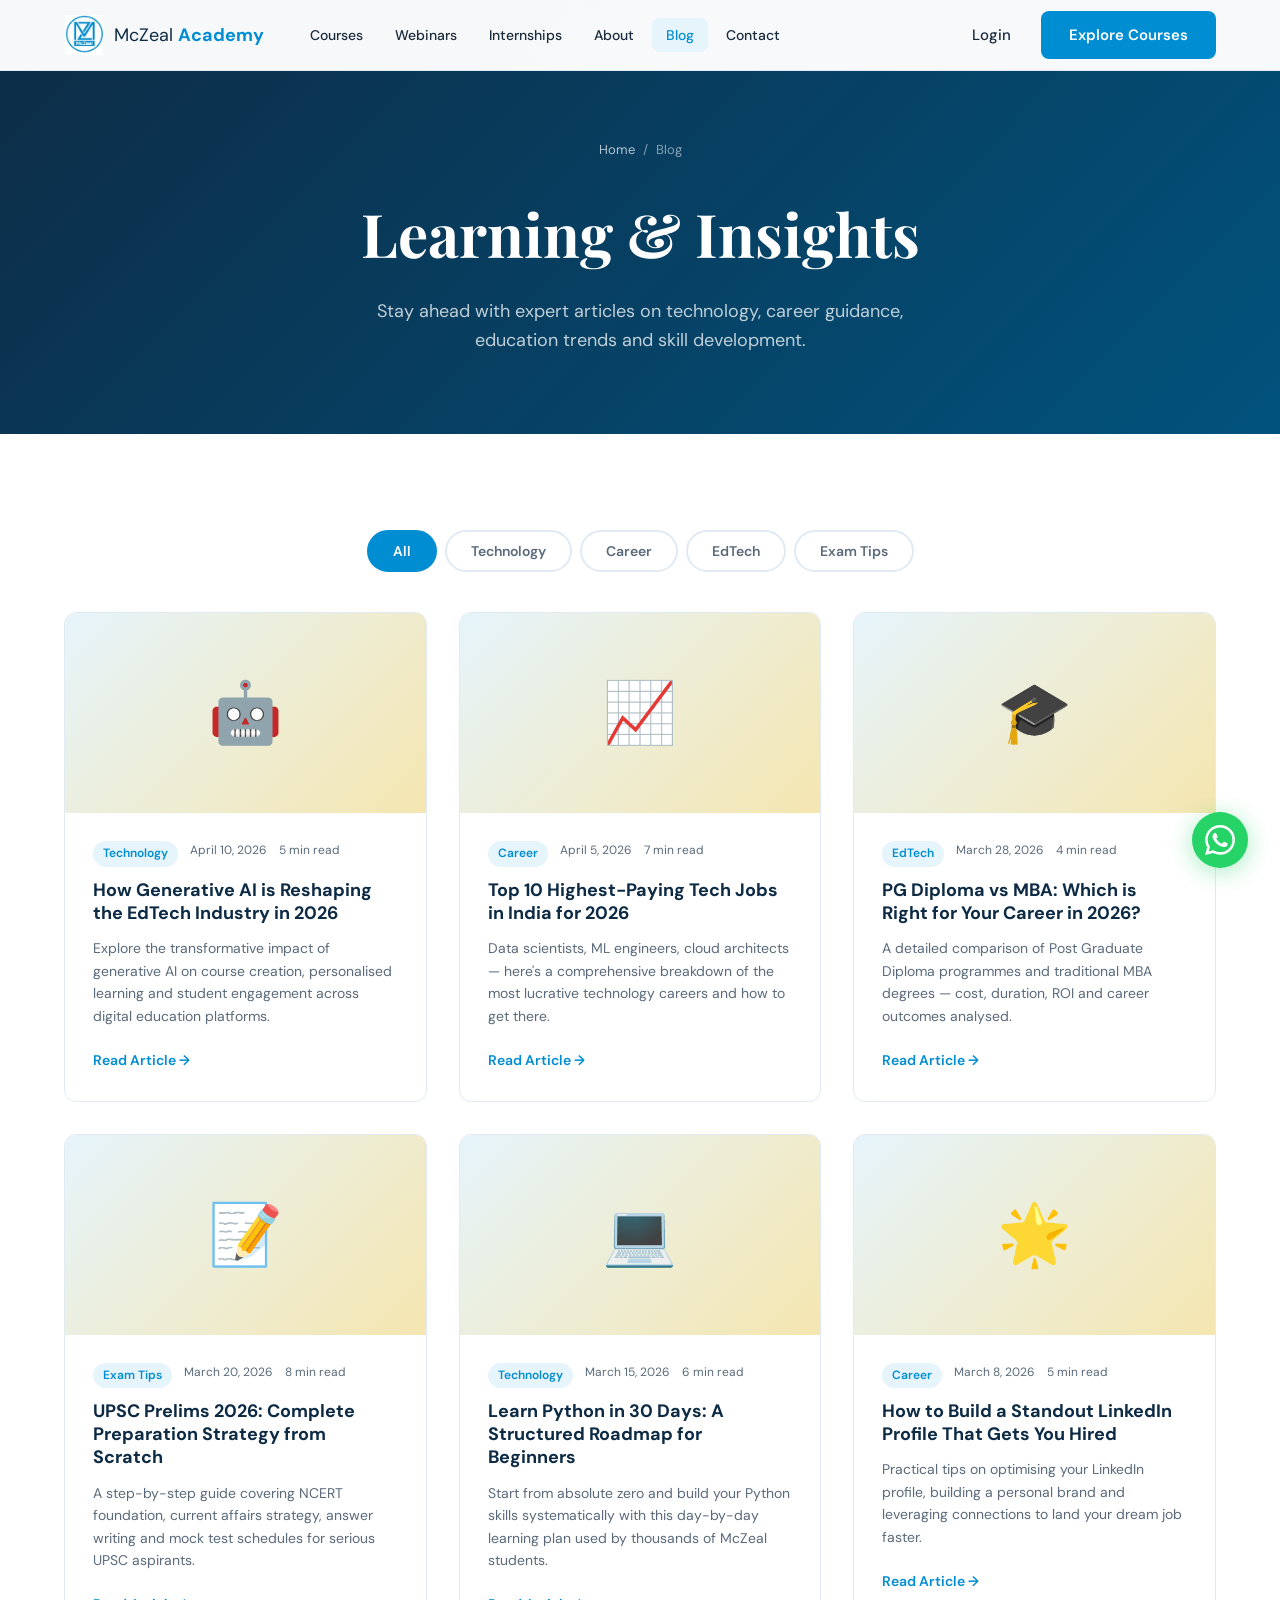
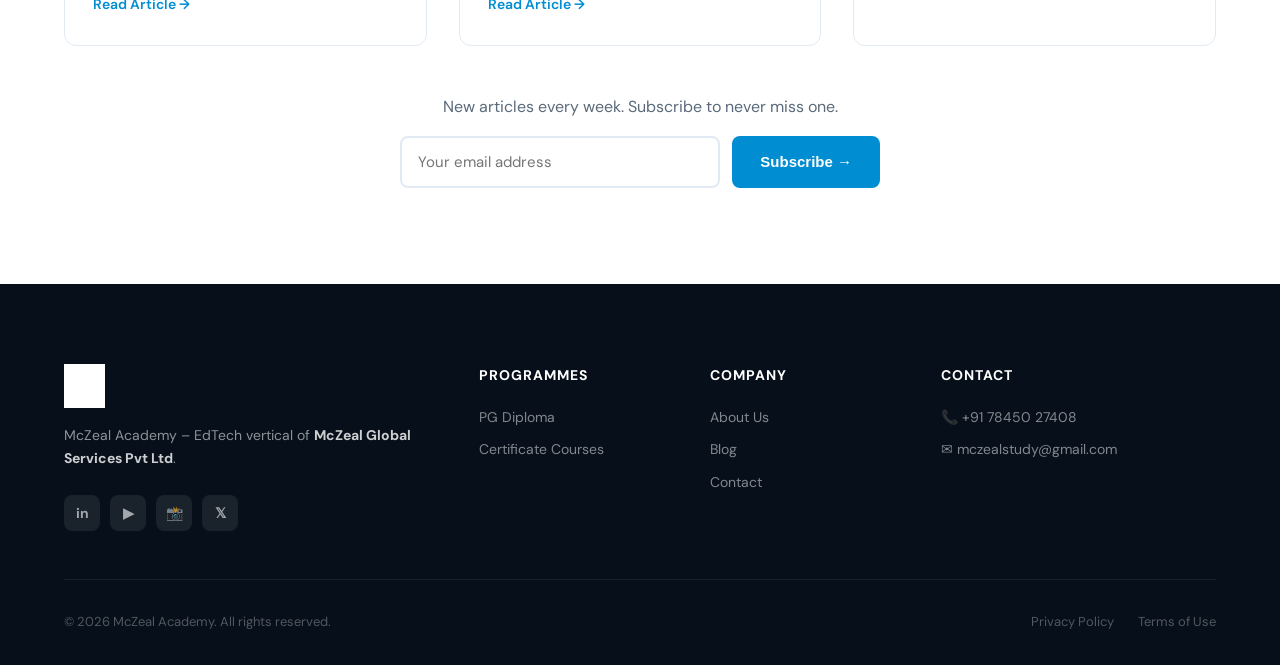
<file: blog.html>
<!DOCTYPE html>
<html lang="en">
<head>
<meta charset="UTF-8"/>
<meta name="viewport" content="width=device-width, initial-scale=1.0"/>
<title>Blog – McZeal Academy</title>
<link rel="preconnect" href="https://fonts.googleapis.com"/>
<link href="https://fonts.googleapis.com/css2?family=Playfair+Display:wght@700;800&family=DM+Sans:wght@300;400;500;600;700&display=swap" rel="stylesheet"/>
<link rel="stylesheet" href="styles.css"/>
</head>
<body>
<nav class="navbar" id="navbar">
  <div class="nav-inner">
    <a href="index.html" class="nav-logo"><img src="logo.png" alt="McZeal Academy"/><span>McZeal <strong>Academy</strong></span></a>
    <ul class="nav-links">
      <li><a href="courses.html">Courses</a></li><li><a href="webinars.html">Webinars</a></li>
      <li><a href="internships.html">Internships</a></li><li><a href="about.html">About</a></li>
      <li><a href="blog.html" class="active">Blog</a></li><li><a href="contact.html">Contact</a></li>
    </ul>
    <div class="nav-actions"><a href="login.html" class="btn-ghost">Login</a><a href="courses.html" class="btn-primary">Explore Courses</a></div>
    <button class="hamburger" id="hamburger"><span></span><span></span><span></span></button>
  </div>
  <div class="mobile-menu" id="mobileMenu">
    <a href="courses.html">Courses</a><a href="webinars.html">Webinars</a>
    <a href="internships.html">Internships</a><a href="about.html">About</a>
    <a href="blog.html">Blog</a><a href="contact.html">Contact</a>
  </div>
</nav>

<section class="page-hero">
  <div class="container">
    <div class="breadcrumb"><a href="index.html">Home</a> / <span>Blog</span></div>
    <h1>Learning & Insights</h1>
    <p>Stay ahead with expert articles on technology, career guidance, education trends and skill development.</p>
  </div>
</section>

<section class="section">
  <div class="container">
    <div class="filter-tabs">
      <button class="filter-btn active">All</button>
      <button class="filter-btn">Technology</button>
      <button class="filter-btn">Career</button>
      <button class="filter-btn">EdTech</button>
      <button class="filter-btn">Exam Tips</button>
    </div>
    <div class="blog-grid">
      <div class="blog-card">
        <div class="blog-thumb">🤖</div>
        <div class="blog-body">
          <div class="blog-meta"><span class="blog-tag">Technology</span><span>April 10, 2026</span><span>5 min read</span></div>
          <h3>How Generative AI is Reshaping the EdTech Industry in 2026</h3>
          <p>Explore the transformative impact of generative AI on course creation, personalised learning and student engagement across digital education platforms.</p>
          <a href="#" class="blog-read">Read Article →</a>
        </div>
      </div>
      <div class="blog-card">
        <div class="blog-thumb">📈</div>
        <div class="blog-body">
          <div class="blog-meta"><span class="blog-tag">Career</span><span>April 5, 2026</span><span>7 min read</span></div>
          <h3>Top 10 Highest-Paying Tech Jobs in India for 2026</h3>
          <p>Data scientists, ML engineers, cloud architects — here's a comprehensive breakdown of the most lucrative technology careers and how to get there.</p>
          <a href="#" class="blog-read">Read Article →</a>
        </div>
      </div>
      <div class="blog-card">
        <div class="blog-thumb">🎓</div>
        <div class="blog-body">
          <div class="blog-meta"><span class="blog-tag">EdTech</span><span>March 28, 2026</span><span>4 min read</span></div>
          <h3>PG Diploma vs MBA: Which is Right for Your Career in 2026?</h3>
          <p>A detailed comparison of Post Graduate Diploma programmes and traditional MBA degrees — cost, duration, ROI and career outcomes analysed.</p>
          <a href="#" class="blog-read">Read Article →</a>
        </div>
      </div>
      <div class="blog-card">
        <div class="blog-thumb">📝</div>
        <div class="blog-body">
          <div class="blog-meta"><span class="blog-tag">Exam Tips</span><span>March 20, 2026</span><span>8 min read</span></div>
          <h3>UPSC Prelims 2026: Complete Preparation Strategy from Scratch</h3>
          <p>A step-by-step guide covering NCERT foundation, current affairs strategy, answer writing and mock test schedules for serious UPSC aspirants.</p>
          <a href="#" class="blog-read">Read Article →</a>
        </div>
      </div>
      <div class="blog-card">
        <div class="blog-thumb">💻</div>
        <div class="blog-body">
          <div class="blog-meta"><span class="blog-tag">Technology</span><span>March 15, 2026</span><span>6 min read</span></div>
          <h3>Learn Python in 30 Days: A Structured Roadmap for Beginners</h3>
          <p>Start from absolute zero and build your Python skills systematically with this day-by-day learning plan used by thousands of McZeal students.</p>
          <a href="#" class="blog-read">Read Article →</a>
        </div>
      </div>
      <div class="blog-card">
        <div class="blog-thumb">🌟</div>
        <div class="blog-body">
          <div class="blog-meta"><span class="blog-tag">Career</span><span>March 8, 2026</span><span>5 min read</span></div>
          <h3>How to Build a Standout LinkedIn Profile That Gets You Hired</h3>
          <p>Practical tips on optimising your LinkedIn profile, building a personal brand and leveraging connections to land your dream job faster.</p>
          <a href="#" class="blog-read">Read Article →</a>
        </div>
      </div>
    </div>
    <div class="section-cta">
      <p style="color:var(--text-muted); margin-bottom:16px;">New articles every week. Subscribe to never miss one.</p>
      <form onsubmit="handleLeadForm(event)" style="display:flex; gap:12px; justify-content:center; flex-wrap:wrap; max-width:480px; margin:0 auto;">
        <input type="email" placeholder="Your email address" required style="flex:1; padding:14px 16px; border:2px solid var(--border); border-radius:8px; font-family:'DM Sans',sans-serif; font-size:15px; outline:none; min-width:200px;"/>
        <button type="submit" class="btn-primary">Subscribe →</button>
      </form>
    </div>
  </div>
</section>

<footer class="footer">
  <div class="container">
    <div class="footer-grid">
      <div class="footer-brand"><img src="logo.png" alt="McZeal Academy" class="footer-logo"/><p>McZeal Academy – EdTech vertical of <strong>McZeal Global Services Pvt Ltd</strong>.</p><div class="footer-social"><a href="#">in</a><a href="#">▶</a><a href="#">📸</a><a href="#">𝕏</a></div></div>
      <div class="footer-col"><h4>Programmes</h4><a href="courses.html">PG Diploma</a><a href="courses.html">Certificate Courses</a></div>
      <div class="footer-col"><h4>Company</h4><a href="about.html">About Us</a><a href="blog.html">Blog</a><a href="contact.html">Contact</a></div>
      <div class="footer-col"><h4>Contact</h4><p>📞 +91 78450 27408</p><p>✉ mczealstudy@gmail.com</p></div>
    </div>
    <div class="footer-bottom"><p>© 2026 McZeal Academy. All rights reserved.</p><div class="footer-legal"><a href="#">Privacy Policy</a><a href="#">Terms of Use</a></div></div>
  </div>
</footer>
<a href="https://wa.me/917845027408" class="whatsapp-fab" target="_blank">
  <svg viewBox="0 0 24 24" fill="currentColor"><path d="M17.472 14.382c-.297-.149-1.758-.867-2.03-.967-.273-.099-.471-.148-.67.15-.197.297-.767.966-.94 1.164-.173.199-.347.223-.644.075-.297-.15-1.255-.463-2.39-1.475-.883-.788-1.48-1.761-1.653-2.059-.173-.297-.018-.458.13-.606.134-.133.298-.347.446-.52.149-.174.198-.298.298-.497.099-.198.05-.371-.025-.52-.075-.149-.669-1.612-.916-2.207-.242-.579-.487-.5-.669-.51-.173-.008-.371-.01-.57-.01-.198 0-.52.074-.792.372-.272.297-1.04 1.016-1.04 2.479 0 1.462 1.065 2.875 1.213 3.074.149.198 2.096 3.2 5.077 4.487.709.306 1.262.489 1.694.625.712.227 1.36.195 1.871.118.571-.085 1.758-.719 2.006-1.413.248-.694.248-1.289.173-1.413-.074-.124-.272-.198-.57-.347m-5.421 7.403h-.004a9.87 9.87 0 01-5.031-1.378l-.361-.214-3.741.982.998-3.648-.235-.374a9.86 9.86 0 01-1.51-5.26c.001-5.45 4.436-9.884 9.888-9.884 2.64 0 5.122 1.03 6.988 2.898a9.825 9.825 0 012.893 6.994c-.003 5.45-4.437 9.884-9.885 9.884m8.413-18.297A11.815 11.815 0 0012.05 0C5.495 0 .16 5.335.157 11.892c0 2.096.547 4.142 1.588 5.945L.057 24l6.305-1.654a11.882 11.882 0 005.683 1.448h.005c6.554 0 11.89-5.335 11.893-11.893a11.821 11.821 0 00-3.48-8.413Z"/></svg>
</a>
<script src="main.js"></script>
</body>
</html>
</file>
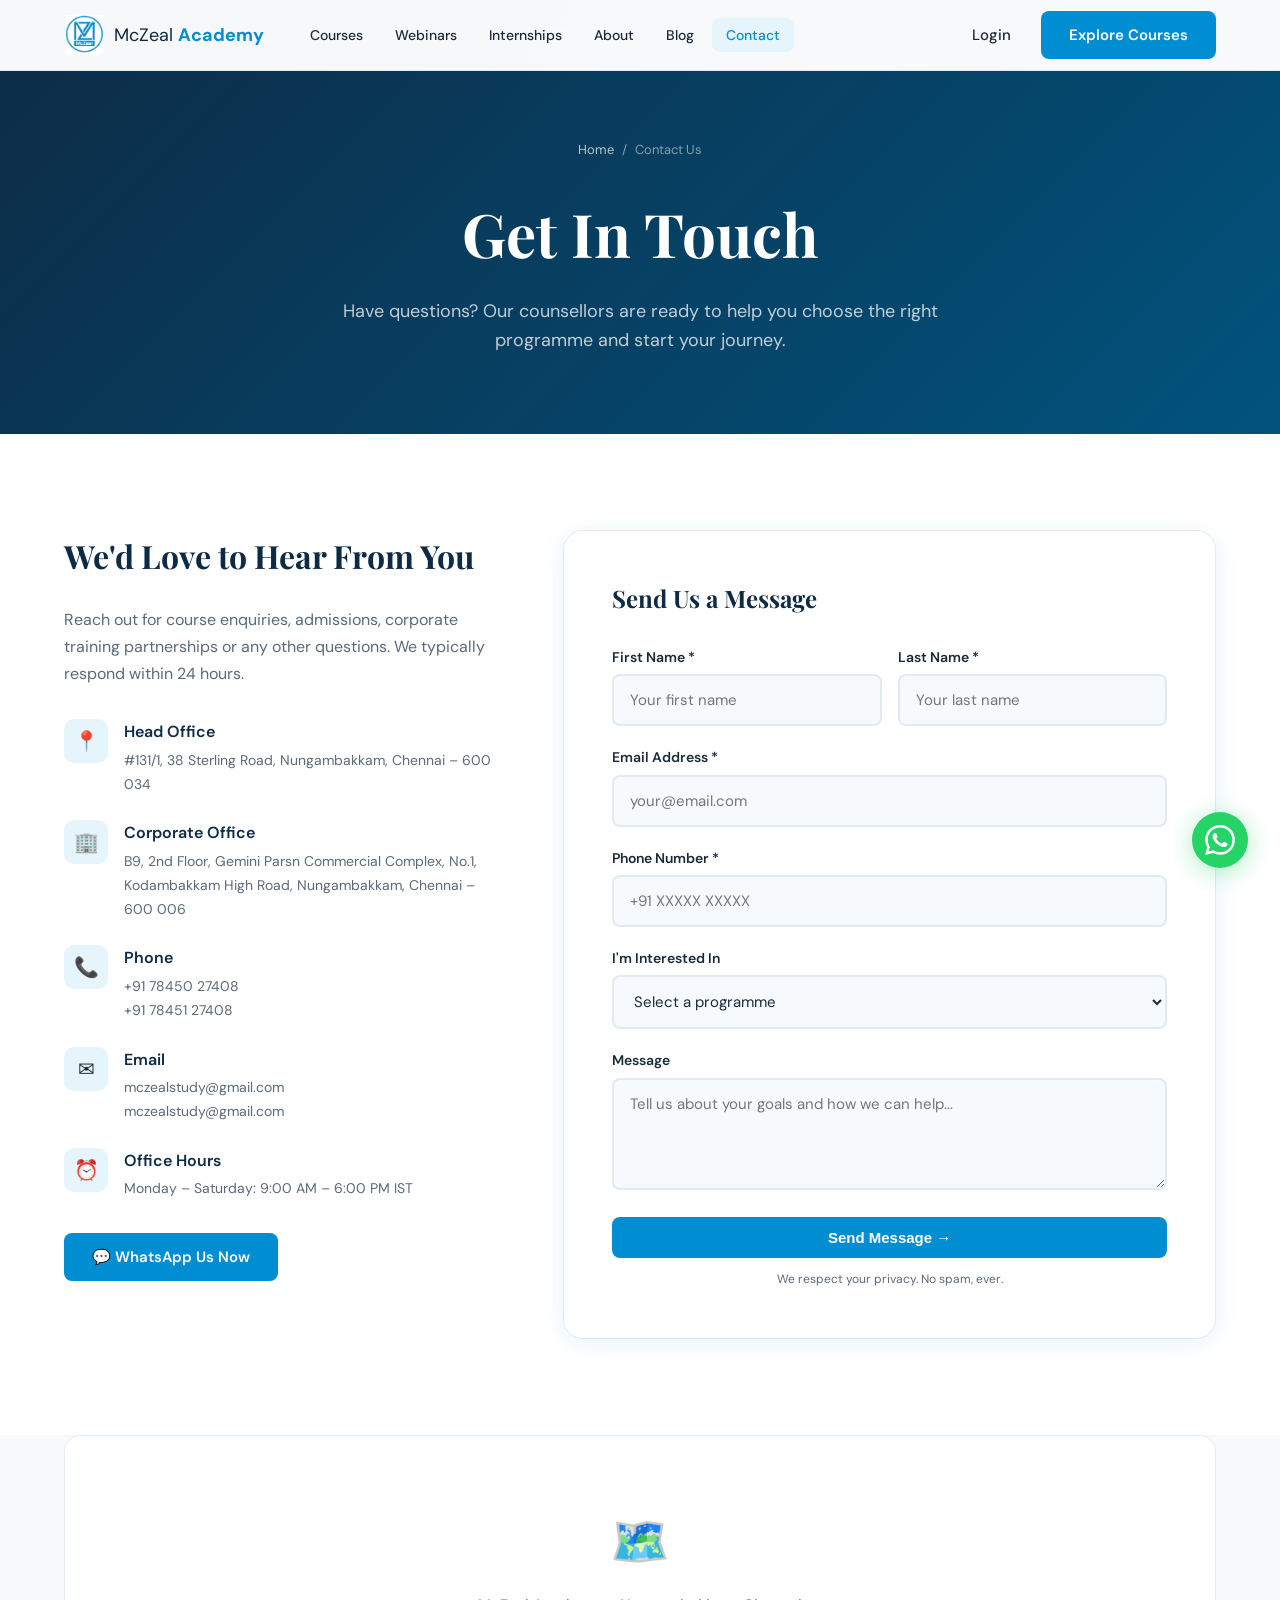
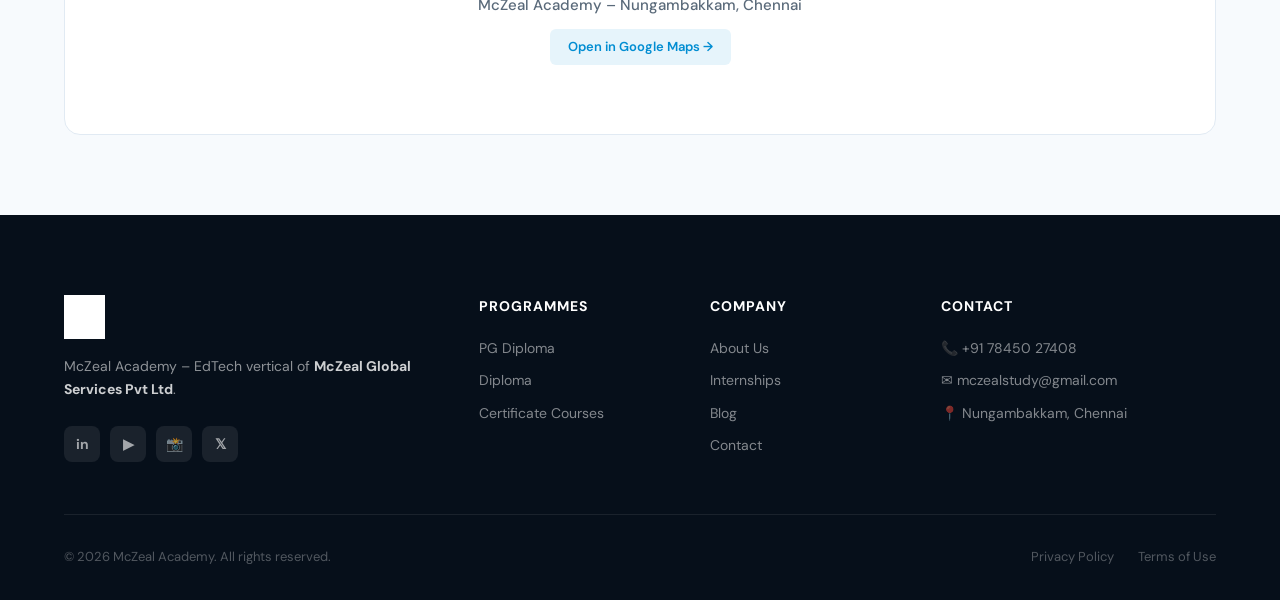
<file: contact.html>
<!DOCTYPE html>
<html lang="en">
<head>
<meta charset="UTF-8"/>
<meta name="viewport" content="width=device-width, initial-scale=1.0"/>
<title>Contact Us – McZeal Academy</title>
<link rel="preconnect" href="https://fonts.googleapis.com"/>
<link href="https://fonts.googleapis.com/css2?family=Playfair+Display:wght@700;800&family=DM+Sans:wght@300;400;500;600;700&display=swap" rel="stylesheet"/>
<link rel="stylesheet" href="styles.css"/>
</head>
<body>
<nav class="navbar" id="navbar">
  <div class="nav-inner">
    <a href="index.html" class="nav-logo"><img src="logo.png" alt="McZeal Academy"/><span>McZeal <strong>Academy</strong></span></a>
    <ul class="nav-links">
      <li><a href="courses.html">Courses</a></li><li><a href="webinars.html">Webinars</a></li>
      <li><a href="internships.html">Internships</a></li><li><a href="about.html">About</a></li>
      <li><a href="blog.html">Blog</a></li><li><a href="contact.html" class="active">Contact</a></li>
    </ul>
    <div class="nav-actions"><a href="login.html" class="btn-ghost">Login</a><a href="courses.html" class="btn-primary">Explore Courses</a></div>
    <button class="hamburger" id="hamburger"><span></span><span></span><span></span></button>
  </div>
  <div class="mobile-menu" id="mobileMenu">
    <a href="courses.html">Courses</a><a href="webinars.html">Webinars</a>
    <a href="internships.html">Internships</a><a href="about.html">About</a>
    <a href="blog.html">Blog</a><a href="contact.html">Contact</a>
  </div>
</nav>

<section class="page-hero">
  <div class="container">
    <div class="breadcrumb"><a href="index.html">Home</a> / <span>Contact Us</span></div>
    <h1>Get In Touch</h1>
    <p>Have questions? Our counsellors are ready to help you choose the right programme and start your journey.</p>
  </div>
</section>

<section class="section">
  <div class="container">
    <div class="contact-grid">
      <div class="contact-info">
        <h2>We'd Love to Hear From You</h2>
        <p>Reach out for course enquiries, admissions, corporate training partnerships or any other questions. We typically respond within 24 hours.</p>
        <div class="contact-detail">
          <div class="cd-icon">📍</div>
          <div class="cd-text">
            <strong>Head Office</strong>
            <p>#131/1, 38 Sterling Road, Nungambakkam, Chennai – 600 034</p>
          </div>
        </div>
        <div class="contact-detail">
          <div class="cd-icon">🏢</div>
          <div class="cd-text">
            <strong>Corporate Office</strong>
            <p>B9, 2nd Floor, Gemini Parsn Commercial Complex, No.1, Kodambakkam High Road, Nungambakkam, Chennai – 600 006</p>
          </div>
        </div>
        <div class="contact-detail">
          <div class="cd-icon">📞</div>
          <div class="cd-text">
            <strong>Phone</strong>
            <p>+91 78450 27408<br/>+91 78451 27408</p>
          </div>
        </div>
        <div class="contact-detail">
          <div class="cd-icon">✉</div>
          <div class="cd-text">
            <strong>Email</strong>
            <p>mczealstudy@gmail.com<br/>mczealstudy@gmail.com</p>
          </div>
        </div>
        <div class="contact-detail">
          <div class="cd-icon">⏰</div>
          <div class="cd-text">
            <strong>Office Hours</strong>
            <p>Monday – Saturday: 9:00 AM – 6:00 PM IST</p>
          </div>
        </div>
        <div style="margin-top:32px;">
          <a href="https://wa.me/917845027408" class="btn-primary" target="_blank">💬 WhatsApp Us Now</a>
        </div>
      </div>
      <div class="contact-form-box">
        <h3>Send Us a Message</h3>
        <form onsubmit="handleContactForm(event)">
          <div class="form-row">
            <div class="form-group">
              <label>First Name *</label>
              <input type="text" placeholder="Your first name" required/>
            </div>
            <div class="form-group">
              <label>Last Name *</label>
              <input type="text" placeholder="Your last name" required/>
            </div>
          </div>
          <div class="form-group">
            <label>Email Address *</label>
            <input type="email" placeholder="your@email.com" required/>
          </div>
          <div class="form-group">
            <label>Phone Number *</label>
            <input type="tel" placeholder="+91 XXXXX XXXXX" required/>
          </div>
          <div class="form-group">
            <label>I'm Interested In</label>
            <select>
              <option value="">Select a programme</option>
              <option>PG Diploma in Data Science & AI</option>
              <option>PG Diploma in Business Analytics</option>
              <option>Full Stack Web Development</option>
              <option>Digital Marketing</option>
              <option>Competitive Exam Coaching</option>
              <option>EdTech Services for Institutions</option>
              <option>Internship Opportunities</option>
              <option>Other</option>
            </select>
          </div>
          <div class="form-group">
            <label>Message</label>
            <textarea rows="4" placeholder="Tell us about your goals and how we can help..."></textarea>
          </div>
          <button type="submit" class="btn-primary btn-full">Send Message →</button>
          <p style="font-size:12px; color:var(--text-muted); text-align:center; margin-top:12px;">We respect your privacy. No spam, ever.</p>
        </form>
      </div>
    </div>
  </div>
</section>

<!-- Map placeholder -->
<section style="background:var(--off-white); padding:0 0 80px;">
  <div class="container">
    <div style="background:white; border-radius:16px; overflow:hidden; height:300px; border:1px solid var(--border); display:flex; align-items:center; justify-content:center; flex-direction:column; gap:12px; color:var(--text-muted);">
      <span style="font-size:48px;">🗺️</span>
      <p style="font-size:15px; font-weight:500;">McZeal Academy – Nungambakkam, Chennai</p>
      <a href="https://maps.google.com/?q=Nungambakkam+Chennai" target="_blank" class="btn-sm">Open in Google Maps →</a>
    </div>
  </div>
</section>

<footer class="footer">
  <div class="container">
    <div class="footer-grid">
      <div class="footer-brand">
        <img src="logo.png" alt="McZeal Academy" class="footer-logo"/>
        <p>McZeal Academy – EdTech vertical of <strong>McZeal Global Services Pvt Ltd</strong>.</p>
        <div class="footer-social"><a href="#">in</a><a href="#">▶</a><a href="#">📸</a><a href="#">𝕏</a></div>
      </div>
      <div class="footer-col"><h4>Programmes</h4><a href="courses.html">PG Diploma</a><a href="courses.html">Diploma</a><a href="courses.html">Certificate Courses</a></div>
      <div class="footer-col"><h4>Company</h4><a href="about.html">About Us</a><a href="internships.html">Internships</a><a href="blog.html">Blog</a><a href="contact.html">Contact</a></div>
      <div class="footer-col"><h4>Contact</h4><p>📞 +91 78450 27408</p><p>✉ mczealstudy@gmail.com</p><p>📍 Nungambakkam, Chennai</p></div>
    </div>
    <div class="footer-bottom">
      <p>© 2026 McZeal Academy. All rights reserved.</p>
      <div class="footer-legal"><a href="#">Privacy Policy</a><a href="#">Terms of Use</a></div>
    </div>
  </div>
</footer>
<a href="https://wa.me/917845027408" class="whatsapp-fab" target="_blank">
  <svg viewBox="0 0 24 24" fill="currentColor"><path d="M17.472 14.382c-.297-.149-1.758-.867-2.03-.967-.273-.099-.471-.148-.67.15-.197.297-.767.966-.94 1.164-.173.199-.347.223-.644.075-.297-.15-1.255-.463-2.39-1.475-.883-.788-1.48-1.761-1.653-2.059-.173-.297-.018-.458.13-.606.134-.133.298-.347.446-.52.149-.174.198-.298.298-.497.099-.198.05-.371-.025-.52-.075-.149-.669-1.612-.916-2.207-.242-.579-.487-.5-.669-.51-.173-.008-.371-.01-.57-.01-.198 0-.52.074-.792.372-.272.297-1.04 1.016-1.04 2.479 0 1.462 1.065 2.875 1.213 3.074.149.198 2.096 3.2 5.077 4.487.709.306 1.262.489 1.694.625.712.227 1.36.195 1.871.118.571-.085 1.758-.719 2.006-1.413.248-.694.248-1.289.173-1.413-.074-.124-.272-.198-.57-.347m-5.421 7.403h-.004a9.87 9.87 0 01-5.031-1.378l-.361-.214-3.741.982.998-3.648-.235-.374a9.86 9.86 0 01-1.51-5.26c.001-5.45 4.436-9.884 9.888-9.884 2.64 0 5.122 1.03 6.988 2.898a9.825 9.825 0 012.893 6.994c-.003 5.45-4.437 9.884-9.885 9.884m8.413-18.297A11.815 11.815 0 0012.05 0C5.495 0 .16 5.335.157 11.892c0 2.096.547 4.142 1.588 5.945L.057 24l6.305-1.654a11.882 11.882 0 005.683 1.448h.005c6.554 0 11.89-5.335 11.893-11.893a11.821 11.821 0 00-3.48-8.413Z"/></svg>
</a>
<script src="main.js"></script>
</body>
</html>
</file>
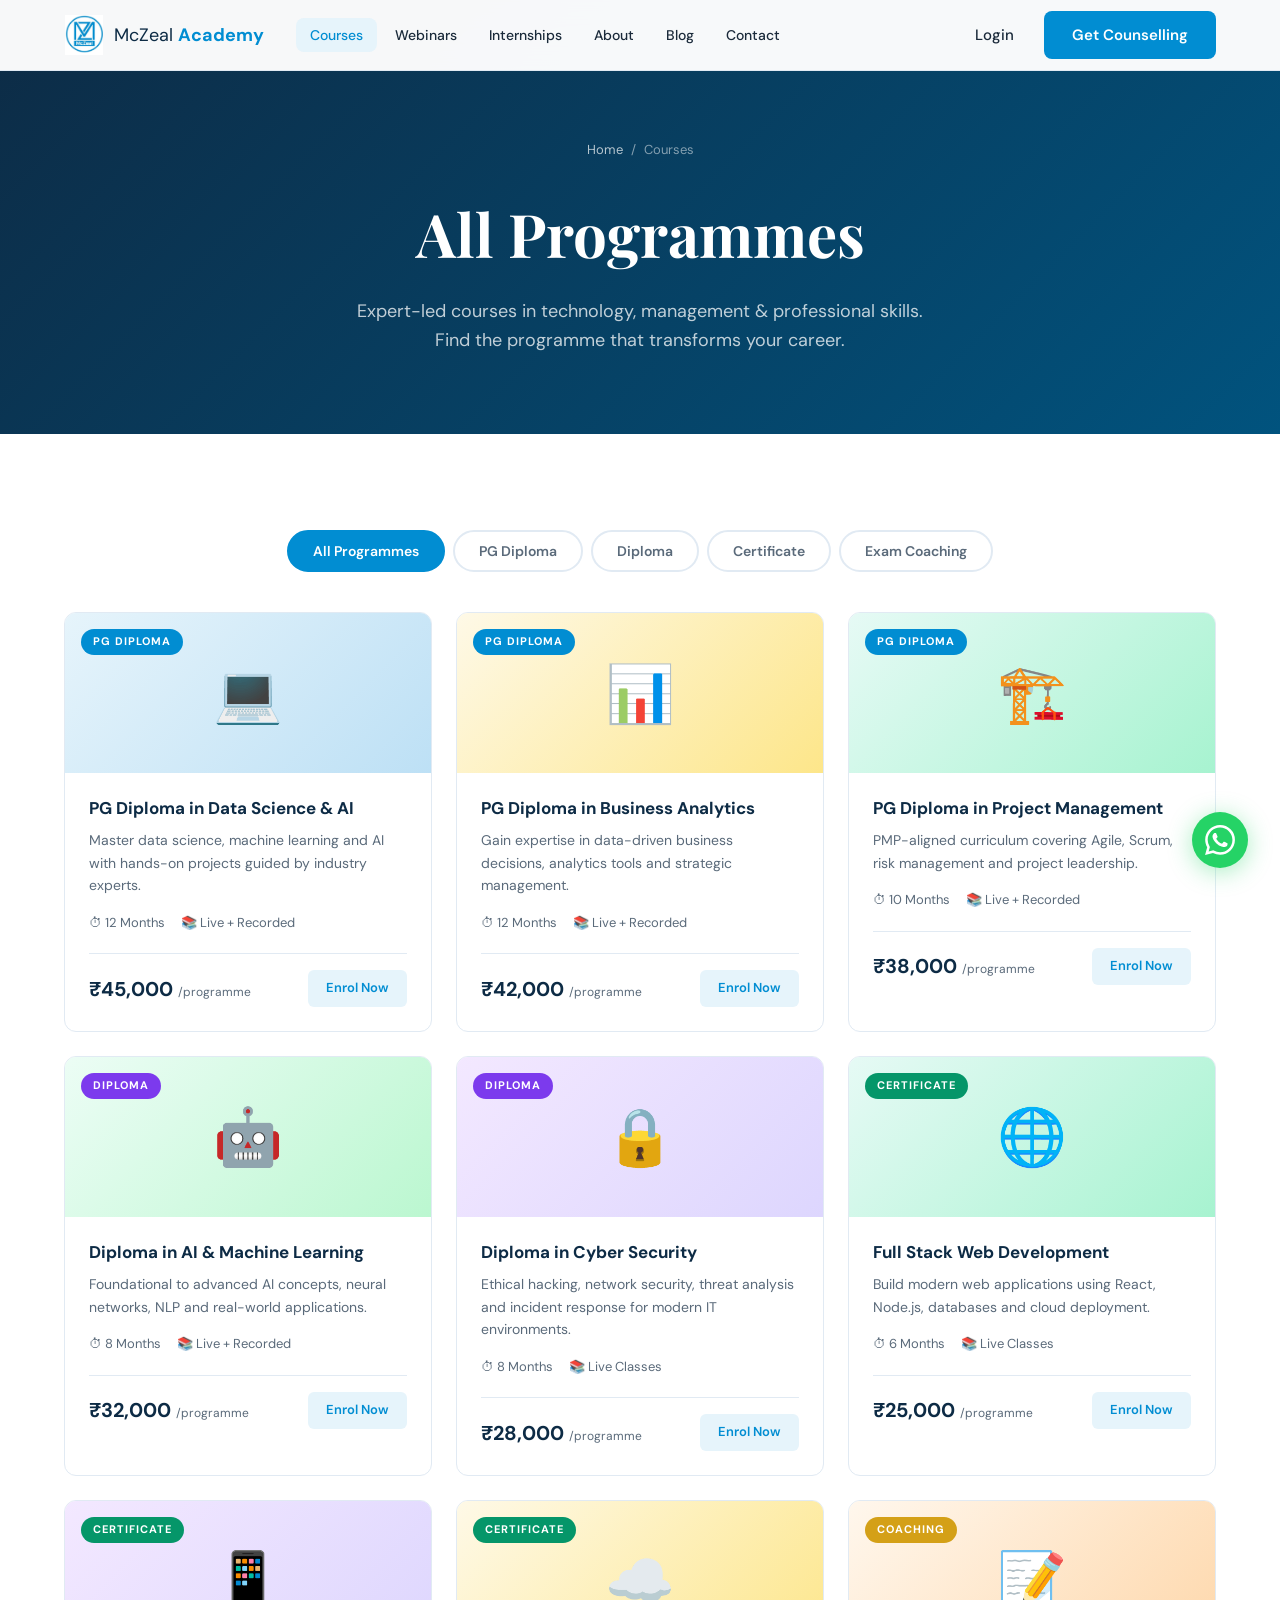
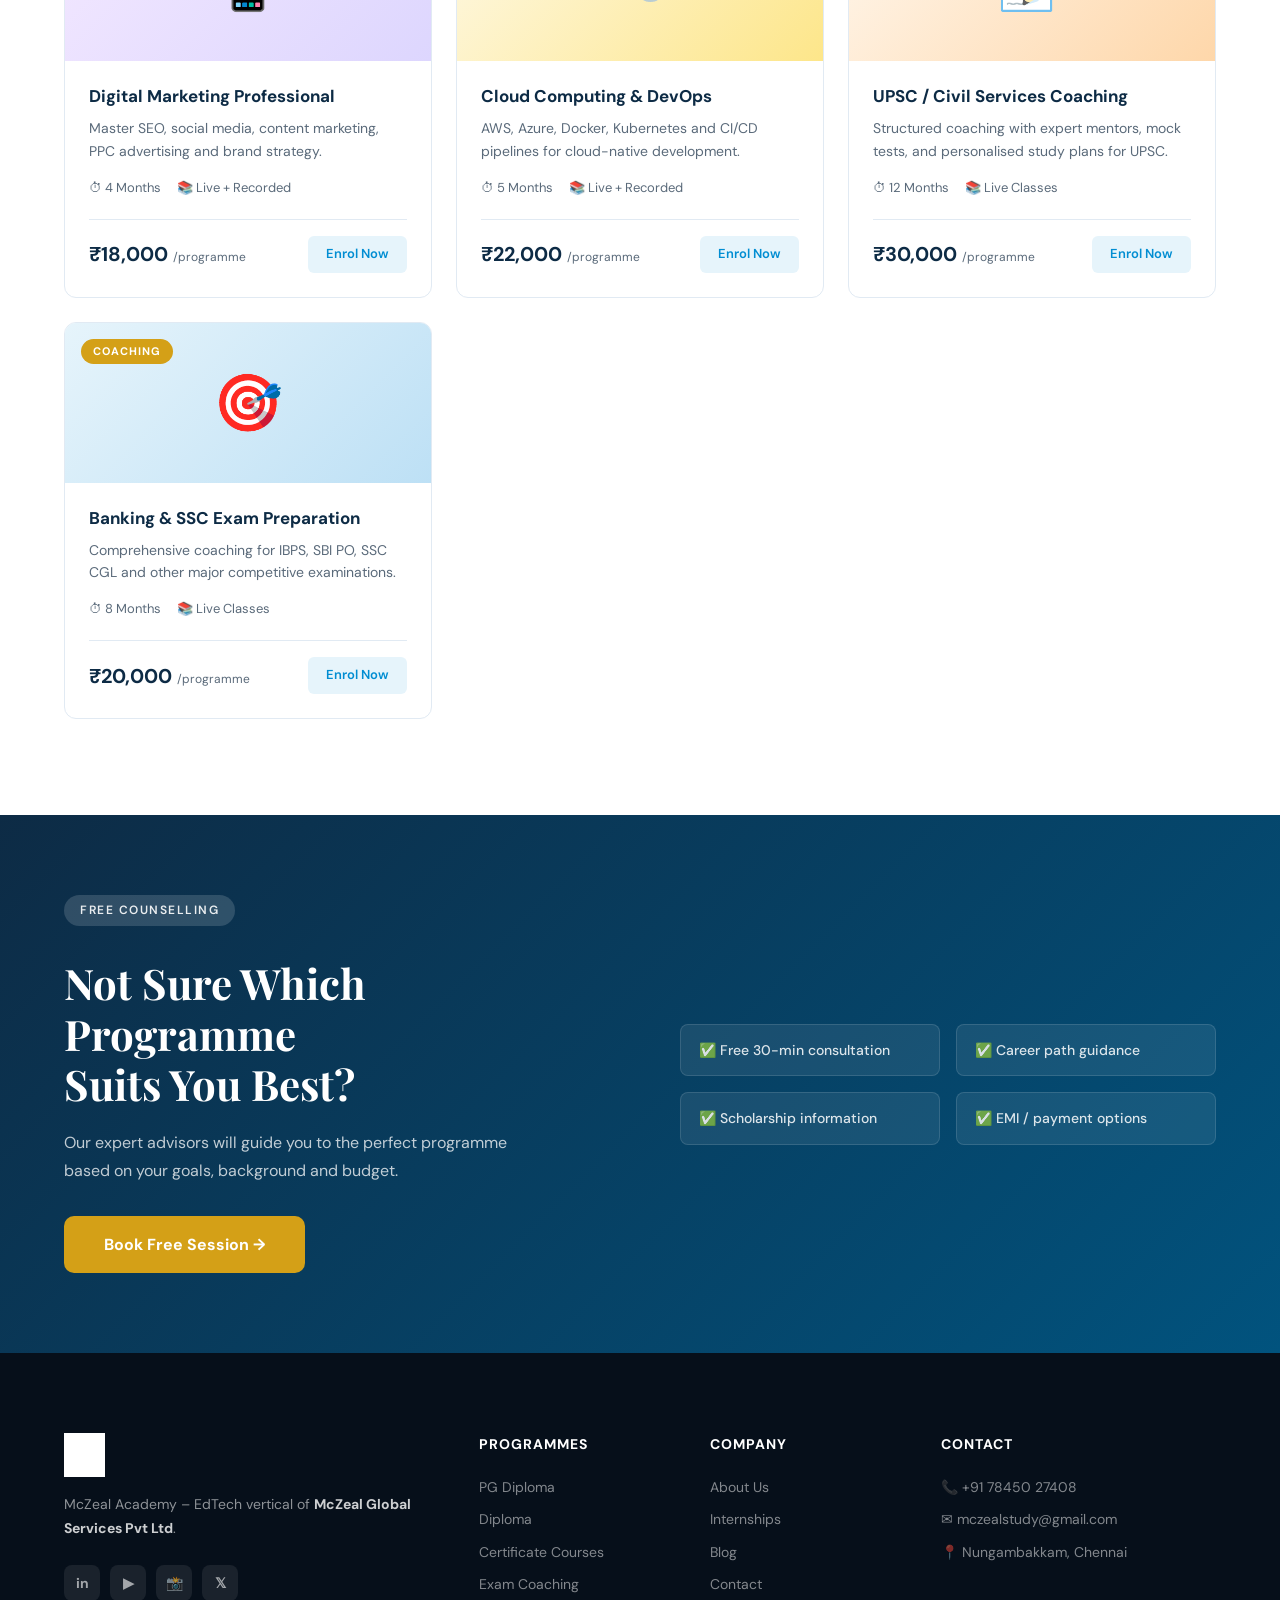
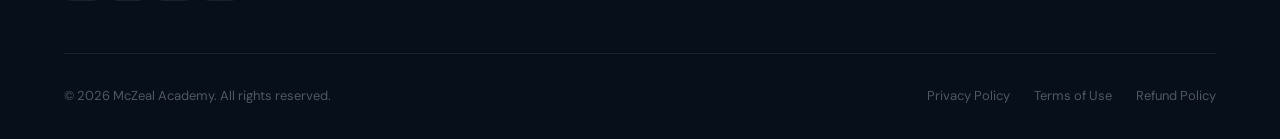
<file: courses.html>
<!DOCTYPE html>
<html lang="en">
<head>
<meta charset="UTF-8"/>
<meta name="viewport" content="width=device-width, initial-scale=1.0"/>
<title>Courses & Programmes – McZeal Academy</title>
<link rel="preconnect" href="https://fonts.googleapis.com"/>
<link href="https://fonts.googleapis.com/css2?family=Playfair+Display:wght@700;800&family=DM+Sans:wght@300;400;500;600;700&display=swap" rel="stylesheet"/>
<link rel="stylesheet" href="styles.css"/>
</head>
<body>
<nav class="navbar" id="navbar">
  <div class="nav-inner">
    <a href="index.html" class="nav-logo"><img src="logo.png" alt="McZeal Academy"/><span>McZeal <strong>Academy</strong></span></a>
    <ul class="nav-links">
      <li><a href="courses.html" class="active">Courses</a></li>
      <li><a href="webinars.html">Webinars</a></li>
      <li><a href="internships.html">Internships</a></li>
      <li><a href="about.html">About</a></li>
      <li><a href="blog.html">Blog</a></li>
      <li><a href="contact.html">Contact</a></li>
    </ul>
    <div class="nav-actions">
      <a href="login.html" class="btn-ghost">Login</a>
      <a href="contact.html" class="btn-primary">Get Counselling</a>
    </div>
    <button class="hamburger" id="hamburger"><span></span><span></span><span></span></button>
  </div>
  <div class="mobile-menu" id="mobileMenu">
    <a href="courses.html">Courses</a><a href="webinars.html">Webinars</a>
    <a href="internships.html">Internships</a><a href="about.html">About</a>
    <a href="blog.html">Blog</a><a href="contact.html">Contact</a>
    <a href="login.html" class="btn-ghost mt-8">Login</a>
  </div>
</nav>

<section class="page-hero">
  <div class="container">
    <div class="breadcrumb"><a href="index.html">Home</a> / <span>Courses</span></div>
    <h1>All Programmes</h1>
    <p>Expert-led courses in technology, management & professional skills. Find the programme that transforms your career.</p>
  </div>
</section>

<section class="section">
  <div class="container">
    <div class="filter-tabs">
      <button class="filter-btn active" data-filter="all">All Programmes</button>
      <button class="filter-btn" data-filter="pg">PG Diploma</button>
      <button class="filter-btn" data-filter="diploma">Diploma</button>
      <button class="filter-btn" data-filter="cert">Certificate</button>
      <button class="filter-btn" data-filter="coaching">Exam Coaching</button>
    </div>
    <div class="courses-grid" id="coursesGrid">
      <div class="course-card" data-cat="pg">
        <div class="course-badge">PG Diploma</div>
        <div class="course-thumb thumb-blue"><span class="thumb-icon">💻</span></div>
        <div class="course-body">
          <h3>PG Diploma in Data Science & AI</h3>
          <p>Master data science, machine learning and AI with hands-on projects guided by industry experts.</p>
          <div class="course-meta"><span>⏱ 12 Months</span><span>📚 Live + Recorded</span></div>
          <div class="course-footer">
            <div class="course-price">₹45,000 <small>/programme</small></div>
            <a href="contact.html" class="btn-sm">Enrol Now</a>
          </div>
        </div>
      </div>
      <div class="course-card" data-cat="pg">
        <div class="course-badge">PG Diploma</div>
        <div class="course-thumb thumb-gold"><span class="thumb-icon">📊</span></div>
        <div class="course-body">
          <h3>PG Diploma in Business Analytics</h3>
          <p>Gain expertise in data-driven business decisions, analytics tools and strategic management.</p>
          <div class="course-meta"><span>⏱ 12 Months</span><span>📚 Live + Recorded</span></div>
          <div class="course-footer">
            <div class="course-price">₹42,000 <small>/programme</small></div>
            <a href="contact.html" class="btn-sm">Enrol Now</a>
          </div>
        </div>
      </div>
      <div class="course-card" data-cat="pg">
        <div class="course-badge">PG Diploma</div>
        <div class="course-thumb thumb-teal"><span class="thumb-icon">🏗️</span></div>
        <div class="course-body">
          <h3>PG Diploma in Project Management</h3>
          <p>PMP-aligned curriculum covering Agile, Scrum, risk management and project leadership.</p>
          <div class="course-meta"><span>⏱ 10 Months</span><span>📚 Live + Recorded</span></div>
          <div class="course-footer">
            <div class="course-price">₹38,000 <small>/programme</small></div>
            <a href="contact.html" class="btn-sm">Enrol Now</a>
          </div>
        </div>
      </div>
      <div class="course-card" data-cat="diploma">
        <div class="course-badge diploma">Diploma</div>
        <div class="course-thumb thumb-green"><span class="thumb-icon">🤖</span></div>
        <div class="course-body">
          <h3>Diploma in AI & Machine Learning</h3>
          <p>Foundational to advanced AI concepts, neural networks, NLP and real-world applications.</p>
          <div class="course-meta"><span>⏱ 8 Months</span><span>📚 Live + Recorded</span></div>
          <div class="course-footer">
            <div class="course-price">₹32,000 <small>/programme</small></div>
            <a href="contact.html" class="btn-sm">Enrol Now</a>
          </div>
        </div>
      </div>
      <div class="course-card" data-cat="diploma">
        <div class="course-badge diploma">Diploma</div>
        <div class="course-thumb thumb-purple"><span class="thumb-icon">🔒</span></div>
        <div class="course-body">
          <h3>Diploma in Cyber Security</h3>
          <p>Ethical hacking, network security, threat analysis and incident response for modern IT environments.</p>
          <div class="course-meta"><span>⏱ 8 Months</span><span>📚 Live Classes</span></div>
          <div class="course-footer">
            <div class="course-price">₹28,000 <small>/programme</small></div>
            <a href="contact.html" class="btn-sm">Enrol Now</a>
          </div>
        </div>
      </div>
      <div class="course-card" data-cat="cert">
        <div class="course-badge cert">Certificate</div>
        <div class="course-thumb thumb-teal"><span class="thumb-icon">🌐</span></div>
        <div class="course-body">
          <h3>Full Stack Web Development</h3>
          <p>Build modern web applications using React, Node.js, databases and cloud deployment.</p>
          <div class="course-meta"><span>⏱ 6 Months</span><span>📚 Live Classes</span></div>
          <div class="course-footer">
            <div class="course-price">₹25,000 <small>/programme</small></div>
            <a href="contact.html" class="btn-sm">Enrol Now</a>
          </div>
        </div>
      </div>
      <div class="course-card" data-cat="cert">
        <div class="course-badge cert">Certificate</div>
        <div class="course-thumb thumb-purple"><span class="thumb-icon">📱</span></div>
        <div class="course-body">
          <h3>Digital Marketing Professional</h3>
          <p>Master SEO, social media, content marketing, PPC advertising and brand strategy.</p>
          <div class="course-meta"><span>⏱ 4 Months</span><span>📚 Live + Recorded</span></div>
          <div class="course-footer">
            <div class="course-price">₹18,000 <small>/programme</small></div>
            <a href="contact.html" class="btn-sm">Enrol Now</a>
          </div>
        </div>
      </div>
      <div class="course-card" data-cat="cert">
        <div class="course-badge cert">Certificate</div>
        <div class="course-thumb thumb-gold"><span class="thumb-icon">☁️</span></div>
        <div class="course-body">
          <h3>Cloud Computing & DevOps</h3>
          <p>AWS, Azure, Docker, Kubernetes and CI/CD pipelines for cloud-native development.</p>
          <div class="course-meta"><span>⏱ 5 Months</span><span>📚 Live + Recorded</span></div>
          <div class="course-footer">
            <div class="course-price">₹22,000 <small>/programme</small></div>
            <a href="contact.html" class="btn-sm">Enrol Now</a>
          </div>
        </div>
      </div>
      <div class="course-card" data-cat="coaching">
        <div class="course-badge coaching">Coaching</div>
        <div class="course-thumb thumb-orange"><span class="thumb-icon">📝</span></div>
        <div class="course-body">
          <h3>UPSC / Civil Services Coaching</h3>
          <p>Structured coaching with expert mentors, mock tests, and personalised study plans for UPSC.</p>
          <div class="course-meta"><span>⏱ 12 Months</span><span>📚 Live Classes</span></div>
          <div class="course-footer">
            <div class="course-price">₹30,000 <small>/programme</small></div>
            <a href="contact.html" class="btn-sm">Enrol Now</a>
          </div>
        </div>
      </div>
      <div class="course-card" data-cat="coaching">
        <div class="course-badge coaching">Coaching</div>
        <div class="course-thumb thumb-blue"><span class="thumb-icon">🎯</span></div>
        <div class="course-body">
          <h3>Banking & SSC Exam Preparation</h3>
          <p>Comprehensive coaching for IBPS, SBI PO, SSC CGL and other major competitive examinations.</p>
          <div class="course-meta"><span>⏱ 8 Months</span><span>📚 Live Classes</span></div>
          <div class="course-footer">
            <div class="course-price">₹20,000 <small>/programme</small></div>
            <a href="contact.html" class="btn-sm">Enrol Now</a>
          </div>
        </div>
      </div>
    </div>
  </div>
</section>

<!-- CTA Banner -->
<section class="edtech-banner">
  <div class="container edtech-inner">
    <div class="edtech-text">
      <div class="section-tag light">Free Counselling</div>
      <h2>Not Sure Which Programme<br/>Suits You Best?</h2>
      <p>Our expert advisors will guide you to the perfect programme based on your goals, background and budget.</p>
      <a href="contact.html" class="btn-gold btn-lg">Book Free Session →</a>
    </div>
    <div class="edtech-features">
      <div class="ef-item">✅ Free 30-min consultation</div>
      <div class="ef-item">✅ Career path guidance</div>
      <div class="ef-item">✅ Scholarship information</div>
      <div class="ef-item">✅ EMI / payment options</div>
    </div>
  </div>
</section>

<footer class="footer">
  <div class="container">
    <div class="footer-grid">
      <div class="footer-brand">
        <img src="logo.png" alt="McZeal Academy" class="footer-logo"/>
        <p>McZeal Academy – EdTech vertical of <strong>McZeal Global Services Pvt Ltd</strong>.</p>
        <div class="footer-social">
          <a href="#">in</a><a href="#">▶</a><a href="#">📸</a><a href="#">𝕏</a>
        </div>
      </div>
      <div class="footer-col">
        <h4>Programmes</h4>
        <a href="courses.html">PG Diploma</a><a href="courses.html">Diploma</a>
        <a href="courses.html">Certificate Courses</a><a href="courses.html">Exam Coaching</a>
      </div>
      <div class="footer-col">
        <h4>Company</h4>
        <a href="about.html">About Us</a><a href="internships.html">Internships</a>
        <a href="blog.html">Blog</a><a href="contact.html">Contact</a>
      </div>
      <div class="footer-col">
        <h4>Contact</h4>
        <p>📞 +91 78450 27408</p>
        <p>✉ mczealstudy@gmail.com</p>
        <p>📍 Nungambakkam, Chennai</p>
      </div>
    </div>
    <div class="footer-bottom">
      <p>© 2026 McZeal Academy. All rights reserved.</p>
      <div class="footer-legal">
        <a href="#">Privacy Policy</a><a href="#">Terms of Use</a><a href="#">Refund Policy</a>
      </div>
    </div>
  </div>
</footer>
<a href="https://wa.me/917845027408" class="whatsapp-fab" target="_blank">
  <svg viewBox="0 0 24 24" fill="currentColor"><path d="M17.472 14.382c-.297-.149-1.758-.867-2.03-.967-.273-.099-.471-.148-.67.15-.197.297-.767.966-.94 1.164-.173.199-.347.223-.644.075-.297-.15-1.255-.463-2.39-1.475-.883-.788-1.48-1.761-1.653-2.059-.173-.297-.018-.458.13-.606.134-.133.298-.347.446-.52.149-.174.198-.298.298-.497.099-.198.05-.371-.025-.52-.075-.149-.669-1.612-.916-2.207-.242-.579-.487-.5-.669-.51-.173-.008-.371-.01-.57-.01-.198 0-.52.074-.792.372-.272.297-1.04 1.016-1.04 2.479 0 1.462 1.065 2.875 1.213 3.074.149.198 2.096 3.2 5.077 4.487.709.306 1.262.489 1.694.625.712.227 1.36.195 1.871.118.571-.085 1.758-.719 2.006-1.413.248-.694.248-1.289.173-1.413-.074-.124-.272-.198-.57-.347m-5.421 7.403h-.004a9.87 9.87 0 01-5.031-1.378l-.361-.214-3.741.982.998-3.648-.235-.374a9.86 9.86 0 01-1.51-5.26c.001-5.45 4.436-9.884 9.888-9.884 2.64 0 5.122 1.03 6.988 2.898a9.825 9.825 0 012.893 6.994c-.003 5.45-4.437 9.884-9.885 9.884m8.413-18.297A11.815 11.815 0 0012.05 0C5.495 0 .16 5.335.157 11.892c0 2.096.547 4.142 1.588 5.945L.057 24l6.305-1.654a11.882 11.882 0 005.683 1.448h.005c6.554 0 11.89-5.335 11.893-11.893a11.821 11.821 0 00-3.48-8.413Z"/></svg>
</a>
<script src="main.js"></script>
</body>
</html>
</file>
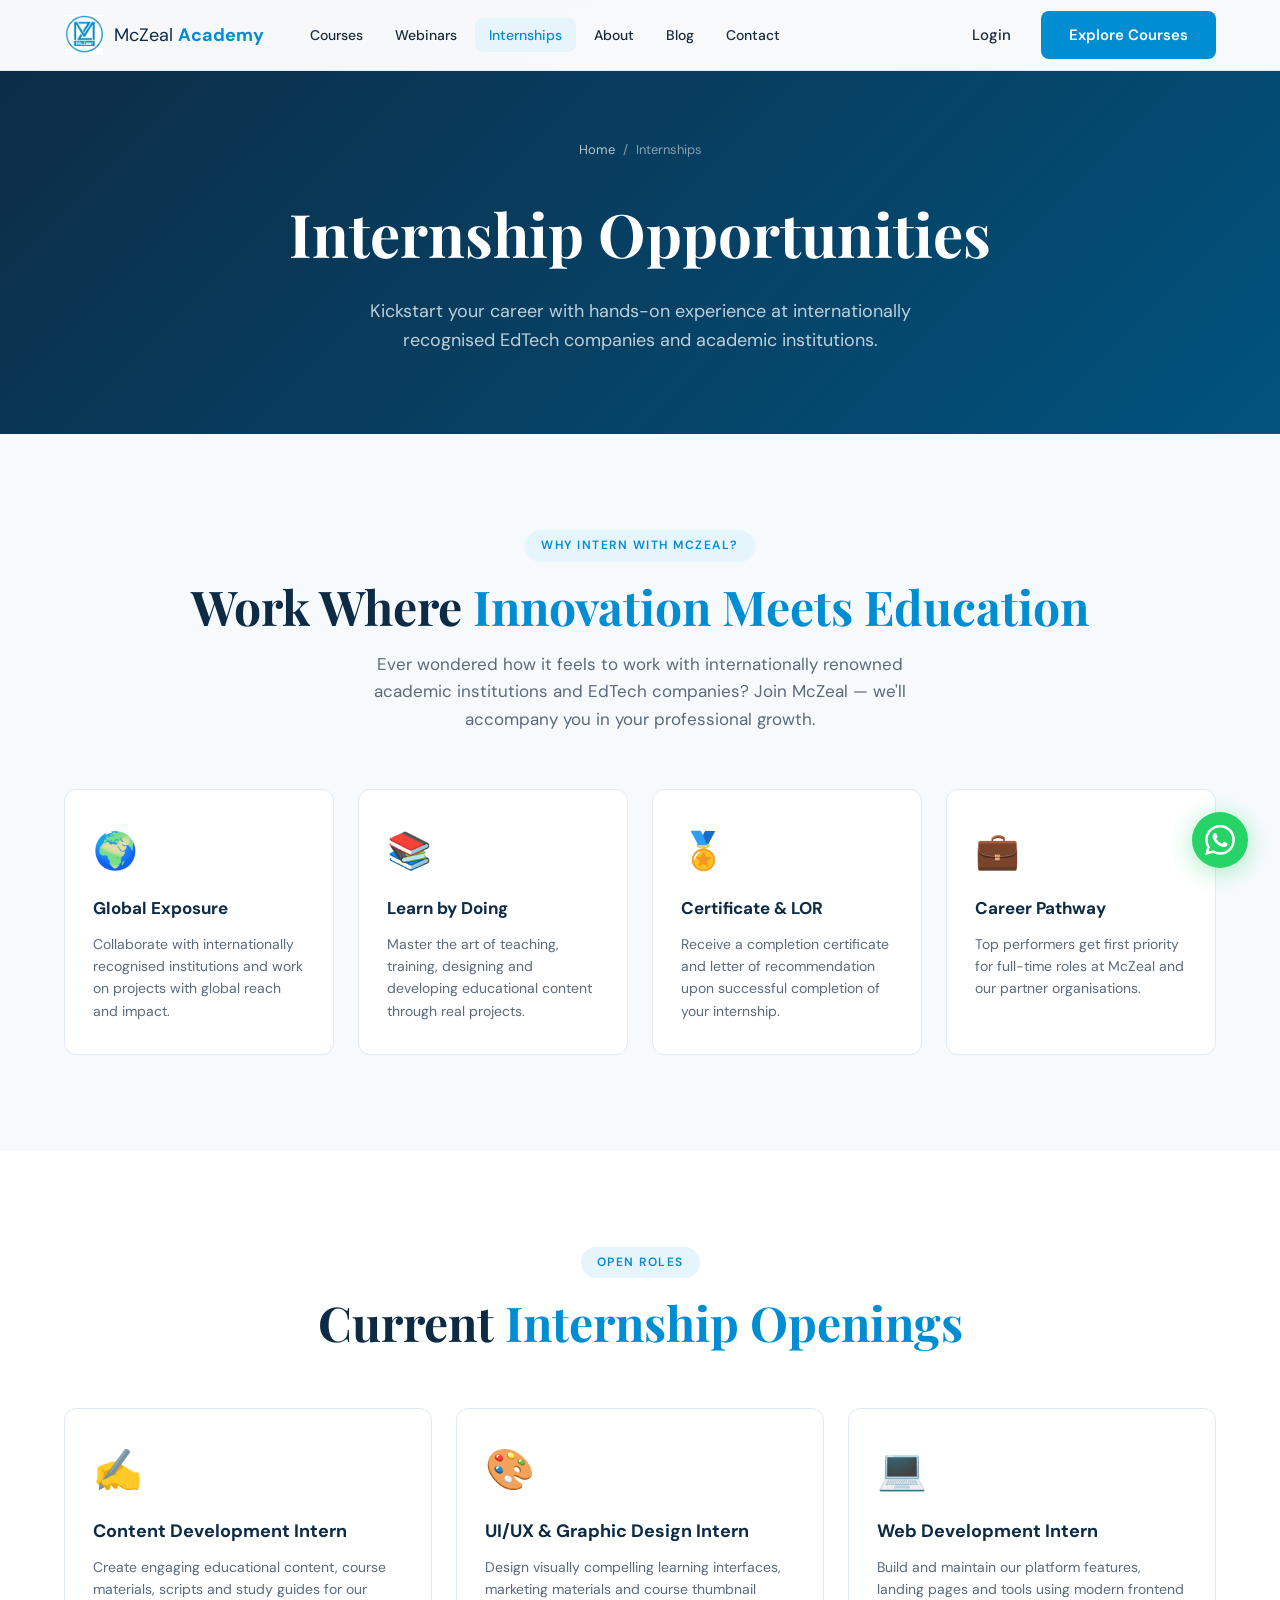
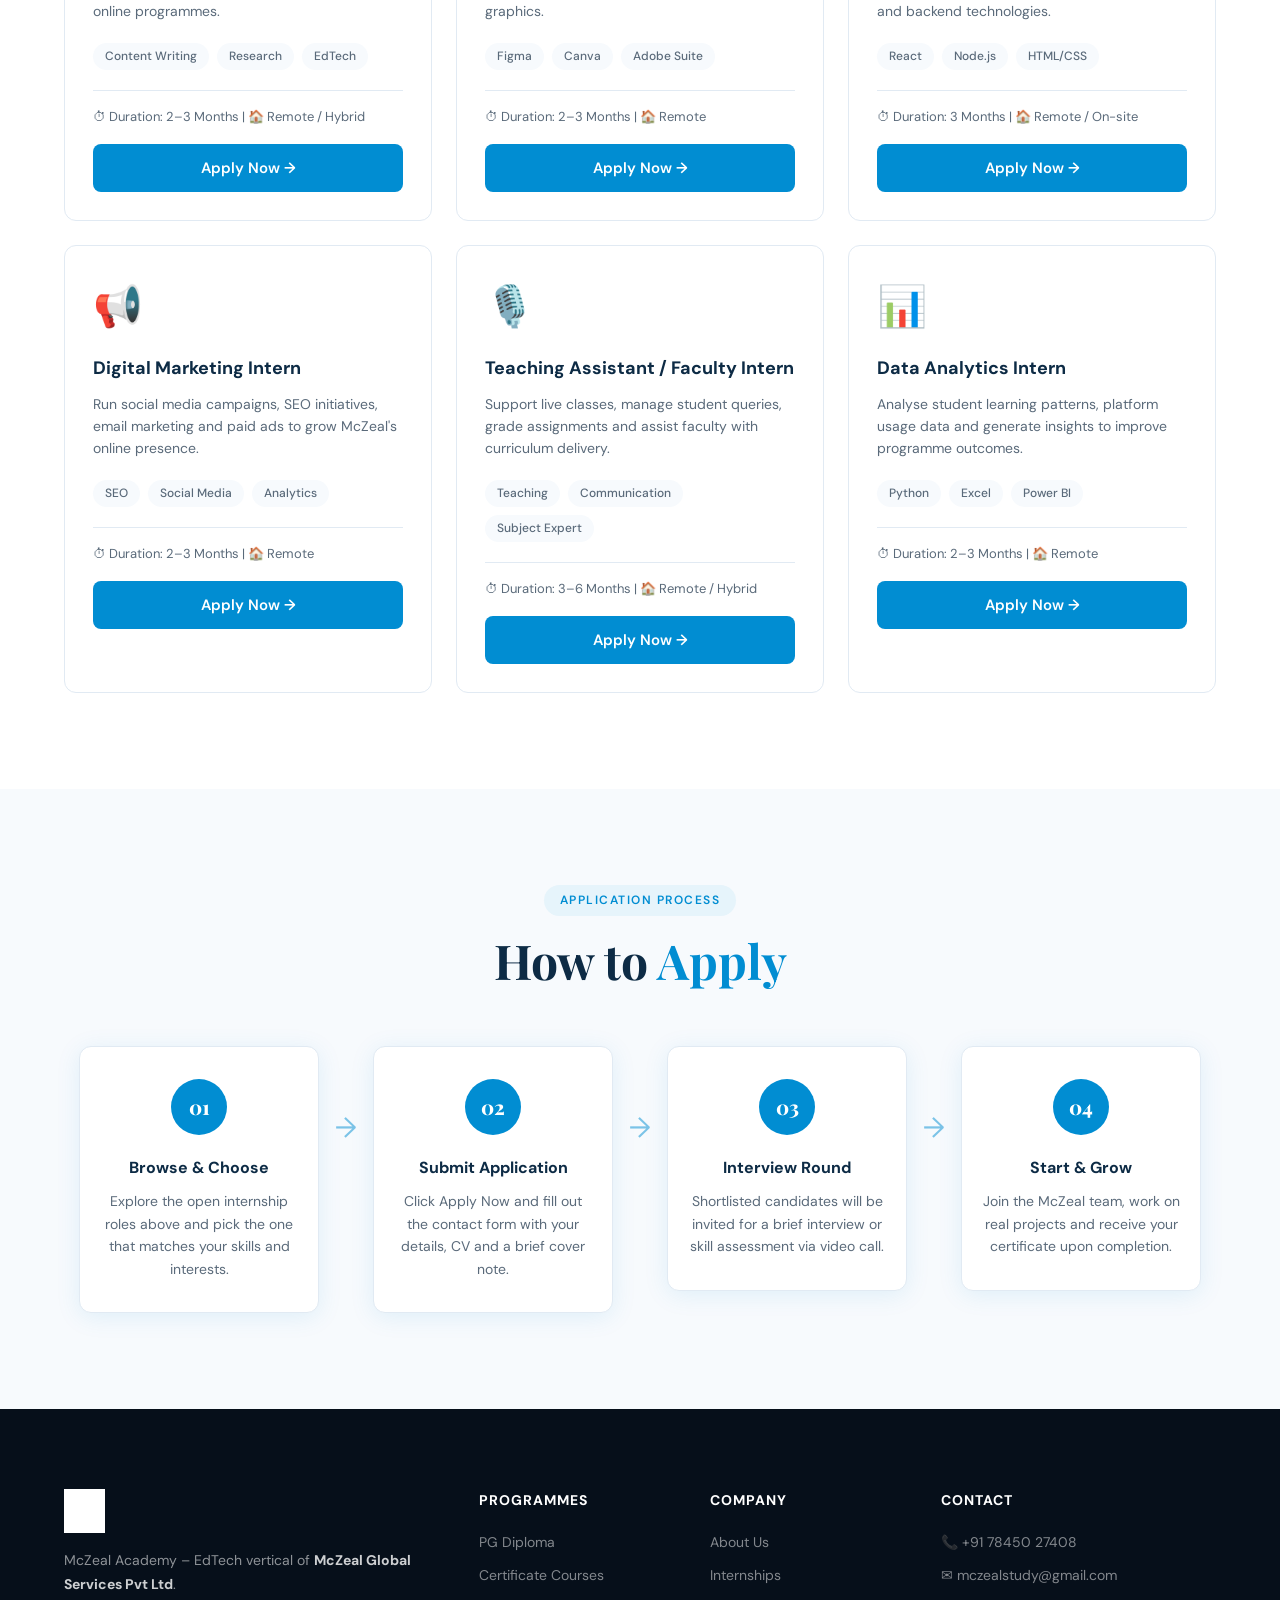
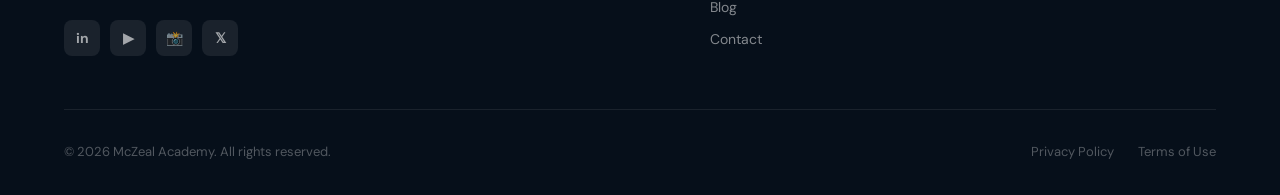
<file: internships.html>
<!DOCTYPE html>
<html lang="en">
<head>
<meta charset="UTF-8"/>
<meta name="viewport" content="width=device-width, initial-scale=1.0"/>
<title>Internships – McZeal Academy</title>
<link rel="preconnect" href="https://fonts.googleapis.com"/>
<link href="https://fonts.googleapis.com/css2?family=Playfair+Display:wght@700;800&family=DM+Sans:wght@300;400;500;600;700&display=swap" rel="stylesheet"/>
<link rel="stylesheet" href="styles.css"/>
</head>
<body>
<nav class="navbar" id="navbar">
  <div class="nav-inner">
    <a href="index.html" class="nav-logo"><img src="logo.png" alt="McZeal Academy"/><span>McZeal <strong>Academy</strong></span></a>
    <ul class="nav-links">
      <li><a href="courses.html">Courses</a></li><li><a href="webinars.html">Webinars</a></li>
      <li><a href="internships.html" class="active">Internships</a></li><li><a href="about.html">About</a></li>
      <li><a href="blog.html">Blog</a></li><li><a href="contact.html">Contact</a></li>
    </ul>
    <div class="nav-actions"><a href="login.html" class="btn-ghost">Login</a><a href="courses.html" class="btn-primary">Explore Courses</a></div>
    <button class="hamburger" id="hamburger"><span></span><span></span><span></span></button>
  </div>
  <div class="mobile-menu" id="mobileMenu">
    <a href="courses.html">Courses</a><a href="webinars.html">Webinars</a>
    <a href="internships.html">Internships</a><a href="about.html">About</a>
    <a href="blog.html">Blog</a><a href="contact.html">Contact</a>
  </div>
</nav>

<section class="page-hero">
  <div class="container">
    <div class="breadcrumb"><a href="index.html">Home</a> / <span>Internships</span></div>
    <h1>Internship Opportunities</h1>
    <p>Kickstart your career with hands-on experience at internationally recognised EdTech companies and academic institutions.</p>
  </div>
</section>

<!-- Why Intern -->
<section class="section" style="background:var(--off-white);">
  <div class="container">
    <div class="section-header">
      <div class="section-tag">Why Intern With McZeal?</div>
      <h2 class="section-title">Work Where <span class="accent">Innovation Meets Education</span></h2>
      <p class="section-sub">Ever wondered how it feels to work with internationally renowned academic institutions and EdTech companies? Join McZeal — we'll accompany you in your professional growth.</p>
    </div>
    <div class="why-grid" style="background:none;">
      <div class="why-card" style="background:white; border-color:var(--border);">
        <div class="why-icon">🌍</div>
        <h3 style="color:var(--navy)">Global Exposure</h3>
        <p style="color:var(--text-muted)">Collaborate with internationally recognised institutions and work on projects with global reach and impact.</p>
      </div>
      <div class="why-card" style="background:white; border-color:var(--border);">
        <div class="why-icon">📚</div>
        <h3 style="color:var(--navy)">Learn by Doing</h3>
        <p style="color:var(--text-muted)">Master the art of teaching, training, designing and developing educational content through real projects.</p>
      </div>
      <div class="why-card" style="background:white; border-color:var(--border);">
        <div class="why-icon">🏅</div>
        <h3 style="color:var(--navy)">Certificate & LOR</h3>
        <p style="color:var(--text-muted)">Receive a completion certificate and letter of recommendation upon successful completion of your internship.</p>
      </div>
      <div class="why-card" style="background:white; border-color:var(--border);">
        <div class="why-icon">💼</div>
        <h3 style="color:var(--navy)">Career Pathway</h3>
        <p style="color:var(--text-muted)">Top performers get first priority for full-time roles at McZeal and our partner organisations.</p>
      </div>
    </div>
  </div>
</section>

<!-- Open Roles -->
<section class="section">
  <div class="container">
    <div class="section-header">
      <div class="section-tag">Open Roles</div>
      <h2 class="section-title">Current <span class="accent">Internship Openings</span></h2>
    </div>
    <div class="internship-grid">
      <div class="internship-card">
        <div class="int-icon">✍️</div>
        <h3>Content Development Intern</h3>
        <p>Create engaging educational content, course materials, scripts and study guides for our online programmes.</p>
        <div class="int-tags">
          <span class="int-tag">Content Writing</span><span class="int-tag">Research</span><span class="int-tag">EdTech</span>
        </div>
        <div class="int-duration">⏱ Duration: 2–3 Months | 🏠 Remote / Hybrid</div>
        <a href="contact.html" class="btn-primary" style="width:100%;justify-content:center;">Apply Now →</a>
      </div>
      <div class="internship-card">
        <div class="int-icon">🎨</div>
        <h3>UI/UX & Graphic Design Intern</h3>
        <p>Design visually compelling learning interfaces, marketing materials and course thumbnail graphics.</p>
        <div class="int-tags">
          <span class="int-tag">Figma</span><span class="int-tag">Canva</span><span class="int-tag">Adobe Suite</span>
        </div>
        <div class="int-duration">⏱ Duration: 2–3 Months | 🏠 Remote</div>
        <a href="contact.html" class="btn-primary" style="width:100%;justify-content:center;">Apply Now →</a>
      </div>
      <div class="internship-card">
        <div class="int-icon">💻</div>
        <h3>Web Development Intern</h3>
        <p>Build and maintain our platform features, landing pages and tools using modern frontend and backend technologies.</p>
        <div class="int-tags">
          <span class="int-tag">React</span><span class="int-tag">Node.js</span><span class="int-tag">HTML/CSS</span>
        </div>
        <div class="int-duration">⏱ Duration: 3 Months | 🏠 Remote / On-site</div>
        <a href="contact.html" class="btn-primary" style="width:100%;justify-content:center;">Apply Now →</a>
      </div>
      <div class="internship-card">
        <div class="int-icon">📢</div>
        <h3>Digital Marketing Intern</h3>
        <p>Run social media campaigns, SEO initiatives, email marketing and paid ads to grow McZeal's online presence.</p>
        <div class="int-tags">
          <span class="int-tag">SEO</span><span class="int-tag">Social Media</span><span class="int-tag">Analytics</span>
        </div>
        <div class="int-duration">⏱ Duration: 2–3 Months | 🏠 Remote</div>
        <a href="contact.html" class="btn-primary" style="width:100%;justify-content:center;">Apply Now →</a>
      </div>
      <div class="internship-card">
        <div class="int-icon">🎙️</div>
        <h3>Teaching Assistant / Faculty Intern</h3>
        <p>Support live classes, manage student queries, grade assignments and assist faculty with curriculum delivery.</p>
        <div class="int-tags">
          <span class="int-tag">Teaching</span><span class="int-tag">Communication</span><span class="int-tag">Subject Expert</span>
        </div>
        <div class="int-duration">⏱ Duration: 3–6 Months | 🏠 Remote / Hybrid</div>
        <a href="contact.html" class="btn-primary" style="width:100%;justify-content:center;">Apply Now →</a>
      </div>
      <div class="internship-card">
        <div class="int-icon">📊</div>
        <h3>Data Analytics Intern</h3>
        <p>Analyse student learning patterns, platform usage data and generate insights to improve programme outcomes.</p>
        <div class="int-tags">
          <span class="int-tag">Python</span><span class="int-tag">Excel</span><span class="int-tag">Power BI</span>
        </div>
        <div class="int-duration">⏱ Duration: 2–3 Months | 🏠 Remote</div>
        <a href="contact.html" class="btn-primary" style="width:100%;justify-content:center;">Apply Now →</a>
      </div>
    </div>
  </div>
</section>

<!-- How to Apply -->
<section class="journey-section section">
  <div class="container">
    <div class="section-header">
      <div class="section-tag">Application Process</div>
      <h2 class="section-title">How to <span class="accent">Apply</span></h2>
    </div>
    <div class="journey-steps">
      <div class="journey-step">
        <div class="step-num">01</div>
        <div class="step-content"><h3>Browse & Choose</h3><p>Explore the open internship roles above and pick the one that matches your skills and interests.</p></div>
      </div>
      <div class="journey-arrow">→</div>
      <div class="journey-step">
        <div class="step-num">02</div>
        <div class="step-content"><h3>Submit Application</h3><p>Click Apply Now and fill out the contact form with your details, CV and a brief cover note.</p></div>
      </div>
      <div class="journey-arrow">→</div>
      <div class="journey-step">
        <div class="step-num">03</div>
        <div class="step-content"><h3>Interview Round</h3><p>Shortlisted candidates will be invited for a brief interview or skill assessment via video call.</p></div>
      </div>
      <div class="journey-arrow">→</div>
      <div class="journey-step">
        <div class="step-num">04</div>
        <div class="step-content"><h3>Start & Grow</h3><p>Join the McZeal team, work on real projects and receive your certificate upon completion.</p></div>
      </div>
    </div>
  </div>
</section>

<footer class="footer">
  <div class="container">
    <div class="footer-grid">
      <div class="footer-brand"><img src="logo.png" alt="McZeal Academy" class="footer-logo"/><p>McZeal Academy – EdTech vertical of <strong>McZeal Global Services Pvt Ltd</strong>.</p><div class="footer-social"><a href="#">in</a><a href="#">▶</a><a href="#">📸</a><a href="#">𝕏</a></div></div>
      <div class="footer-col"><h4>Programmes</h4><a href="courses.html">PG Diploma</a><a href="courses.html">Certificate Courses</a></div>
      <div class="footer-col"><h4>Company</h4><a href="about.html">About Us</a><a href="internships.html">Internships</a><a href="blog.html">Blog</a><a href="contact.html">Contact</a></div>
      <div class="footer-col"><h4>Contact</h4><p>📞 +91 78450 27408</p><p>✉ mczealstudy@gmail.com</p></div>
    </div>
    <div class="footer-bottom"><p>© 2026 McZeal Academy. All rights reserved.</p><div class="footer-legal"><a href="#">Privacy Policy</a><a href="#">Terms of Use</a></div></div>
  </div>
</footer>
<a href="https://wa.me/917845027408" class="whatsapp-fab" target="_blank">
  <svg viewBox="0 0 24 24" fill="currentColor"><path d="M17.472 14.382c-.297-.149-1.758-.867-2.03-.967-.273-.099-.471-.148-.67.15-.197.297-.767.966-.94 1.164-.173.199-.347.223-.644.075-.297-.15-1.255-.463-2.39-1.475-.883-.788-1.48-1.761-1.653-2.059-.173-.297-.018-.458.13-.606.134-.133.298-.347.446-.52.149-.174.198-.298.298-.497.099-.198.05-.371-.025-.52-.075-.149-.669-1.612-.916-2.207-.242-.579-.487-.5-.669-.51-.173-.008-.371-.01-.57-.01-.198 0-.52.074-.792.372-.272.297-1.04 1.016-1.04 2.479 0 1.462 1.065 2.875 1.213 3.074.149.198 2.096 3.2 5.077 4.487.709.306 1.262.489 1.694.625.712.227 1.36.195 1.871.118.571-.085 1.758-.719 2.006-1.413.248-.694.248-1.289.173-1.413-.074-.124-.272-.198-.57-.347m-5.421 7.403h-.004a9.87 9.87 0 01-5.031-1.378l-.361-.214-3.741.982.998-3.648-.235-.374a9.86 9.86 0 01-1.51-5.26c.001-5.45 4.436-9.884 9.888-9.884 2.64 0 5.122 1.03 6.988 2.898a9.825 9.825 0 012.893 6.994c-.003 5.45-4.437 9.884-9.885 9.884m8.413-18.297A11.815 11.815 0 0012.05 0C5.495 0 .16 5.335.157 11.892c0 2.096.547 4.142 1.588 5.945L.057 24l6.305-1.654a11.882 11.882 0 005.683 1.448h.005c6.554 0 11.89-5.335 11.893-11.893a11.821 11.821 0 00-3.48-8.413Z"/></svg>
</a>
<script src="main.js"></script>
</body>
</html>
</file>
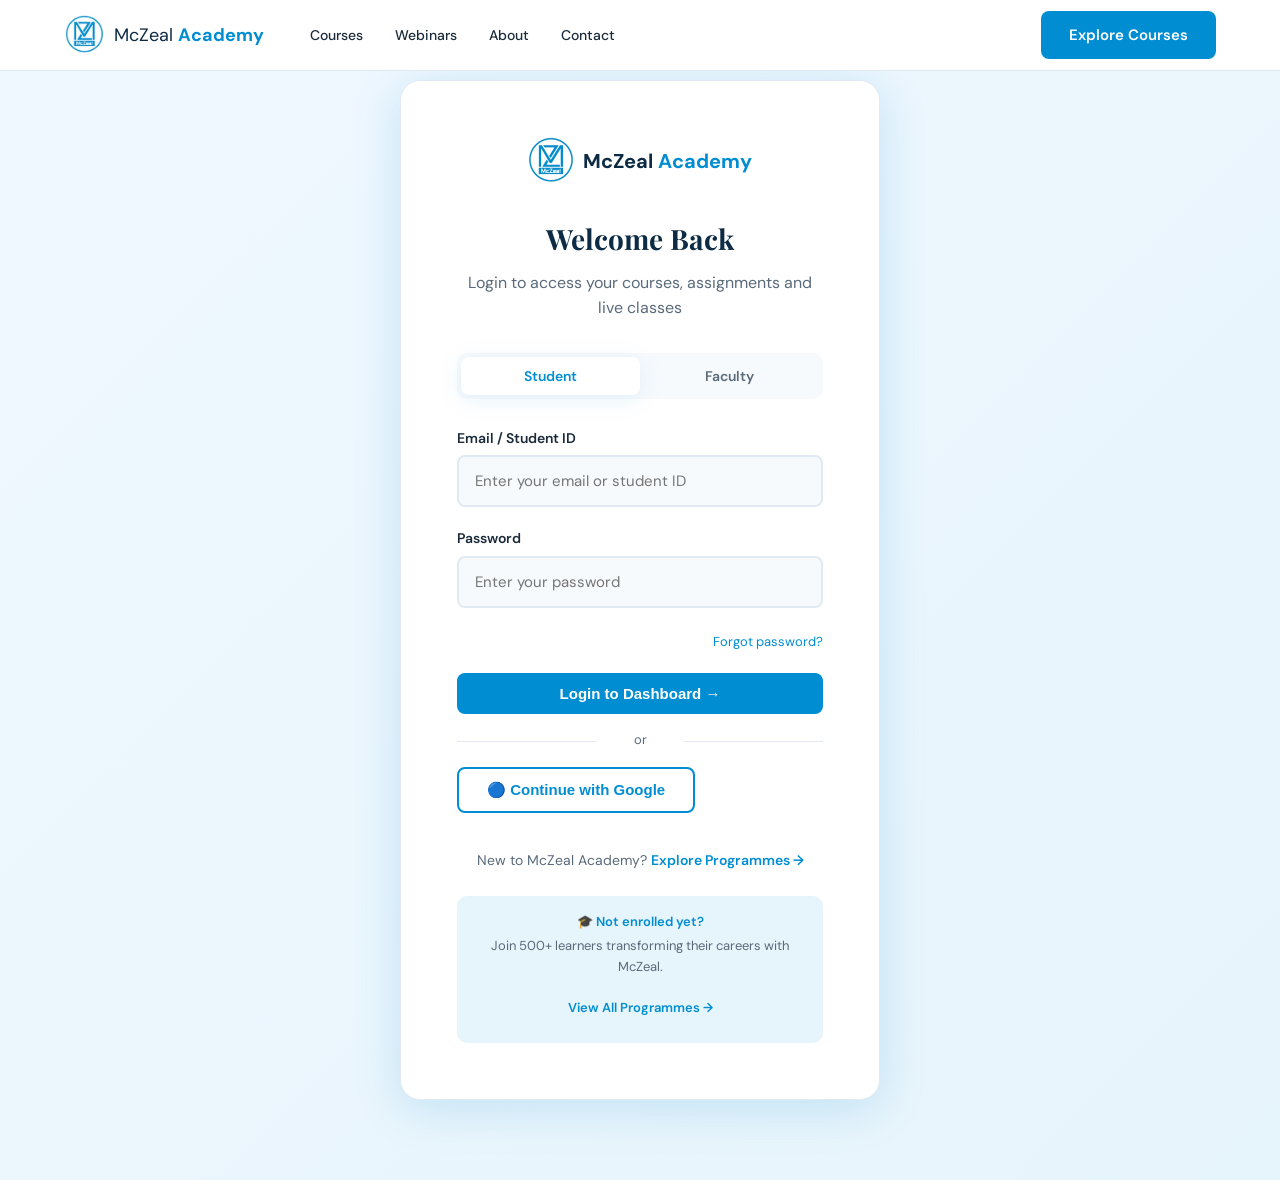
<file: login.html>
<!DOCTYPE html>
<html lang="en">
<head>
<meta charset="UTF-8"/>
<meta name="viewport" content="width=device-width, initial-scale=1.0"/>
<title>Student Login – McZeal Academy</title>
<link rel="preconnect" href="https://fonts.googleapis.com"/>
<link href="https://fonts.googleapis.com/css2?family=Playfair+Display:wght@700;800&family=DM+Sans:wght@300;400;500;600;700&display=swap" rel="stylesheet"/>
<link rel="stylesheet" href="styles.css"/>
</head>
<body>
<nav class="navbar" id="navbar">
  <div class="nav-inner">
    <a href="index.html" class="nav-logo"><img src="logo.png" alt="McZeal Academy"/><span>McZeal <strong>Academy</strong></span></a>
    <ul class="nav-links">
      <li><a href="courses.html">Courses</a></li><li><a href="webinars.html">Webinars</a></li>
      <li><a href="about.html">About</a></li><li><a href="contact.html">Contact</a></li>
    </ul>
    <div class="nav-actions"><a href="courses.html" class="btn-primary">Explore Courses</a></div>
    <button class="hamburger" id="hamburger"><span></span><span></span><span></span></button>
  </div>
  <div class="mobile-menu" id="mobileMenu">
    <a href="courses.html">Courses</a><a href="webinars.html">Webinars</a><a href="about.html">About</a><a href="contact.html">Contact</a>
  </div>
</nav>

<section class="login-section">
  <div class="container">
    <div class="login-box">
      <div class="login-logo">
        <img src="logo.png" alt="McZeal Academy"/>
        <span style="font-size:20px; font-weight:700; color:var(--navy);">McZeal <strong style="color:var(--blue);">Academy</strong></span>
      </div>
      <h2>Welcome Back</h2>
      <p class="sub">Login to access your courses, assignments and live classes</p>
      
      <div class="login-tabs">
        <button class="login-tab active">Student</button>
        <button class="login-tab">Faculty</button>
      </div>

      <form onsubmit="handleLoginForm(event)">
        <div class="form-group">
          <label>Email / Student ID</label>
          <input type="email" placeholder="Enter your email or student ID" required/>
        </div>
        <div class="form-group">
          <label>Password</label>
          <input type="password" placeholder="Enter your password" required/>
        </div>
        <div class="forgot" style="margin-bottom:20px;">
          <a href="#">Forgot password?</a>
        </div>
        <button type="submit" class="btn-primary btn-full">Login to Dashboard →</button>
      </form>

      <div class="login-divider">or</div>

      <button onclick="showToast('🚧 Google login coming soon!')" class="btn-outline btn-full" style="margin-bottom:12px;">
        🔵 Continue with Google
      </button>

      <div class="login-footer">
        New to McZeal Academy? <a href="courses.html">Explore Programmes →</a>
      </div>
      
      <div style="margin-top:24px; padding:16px; background:var(--blue-light); border-radius:10px; text-align:center;">
        <p style="font-size:13px; color:var(--blue); font-weight:600;">🎓 Not enrolled yet?</p>
        <p style="font-size:13px; color:var(--text-muted); margin:4px 0 12px;">Join 500+ learners transforming their careers with McZeal.</p>
        <a href="courses.html" class="btn-sm">View All Programmes →</a>
      </div>
    </div>
  </div>
</section>

<script src="main.js"></script>
<script>
function handleLoginForm(e) {
  e.preventDefault();
  showToast('🔐 Redirecting to your dashboard...');
}
</script>
</body>
</html>
</file>
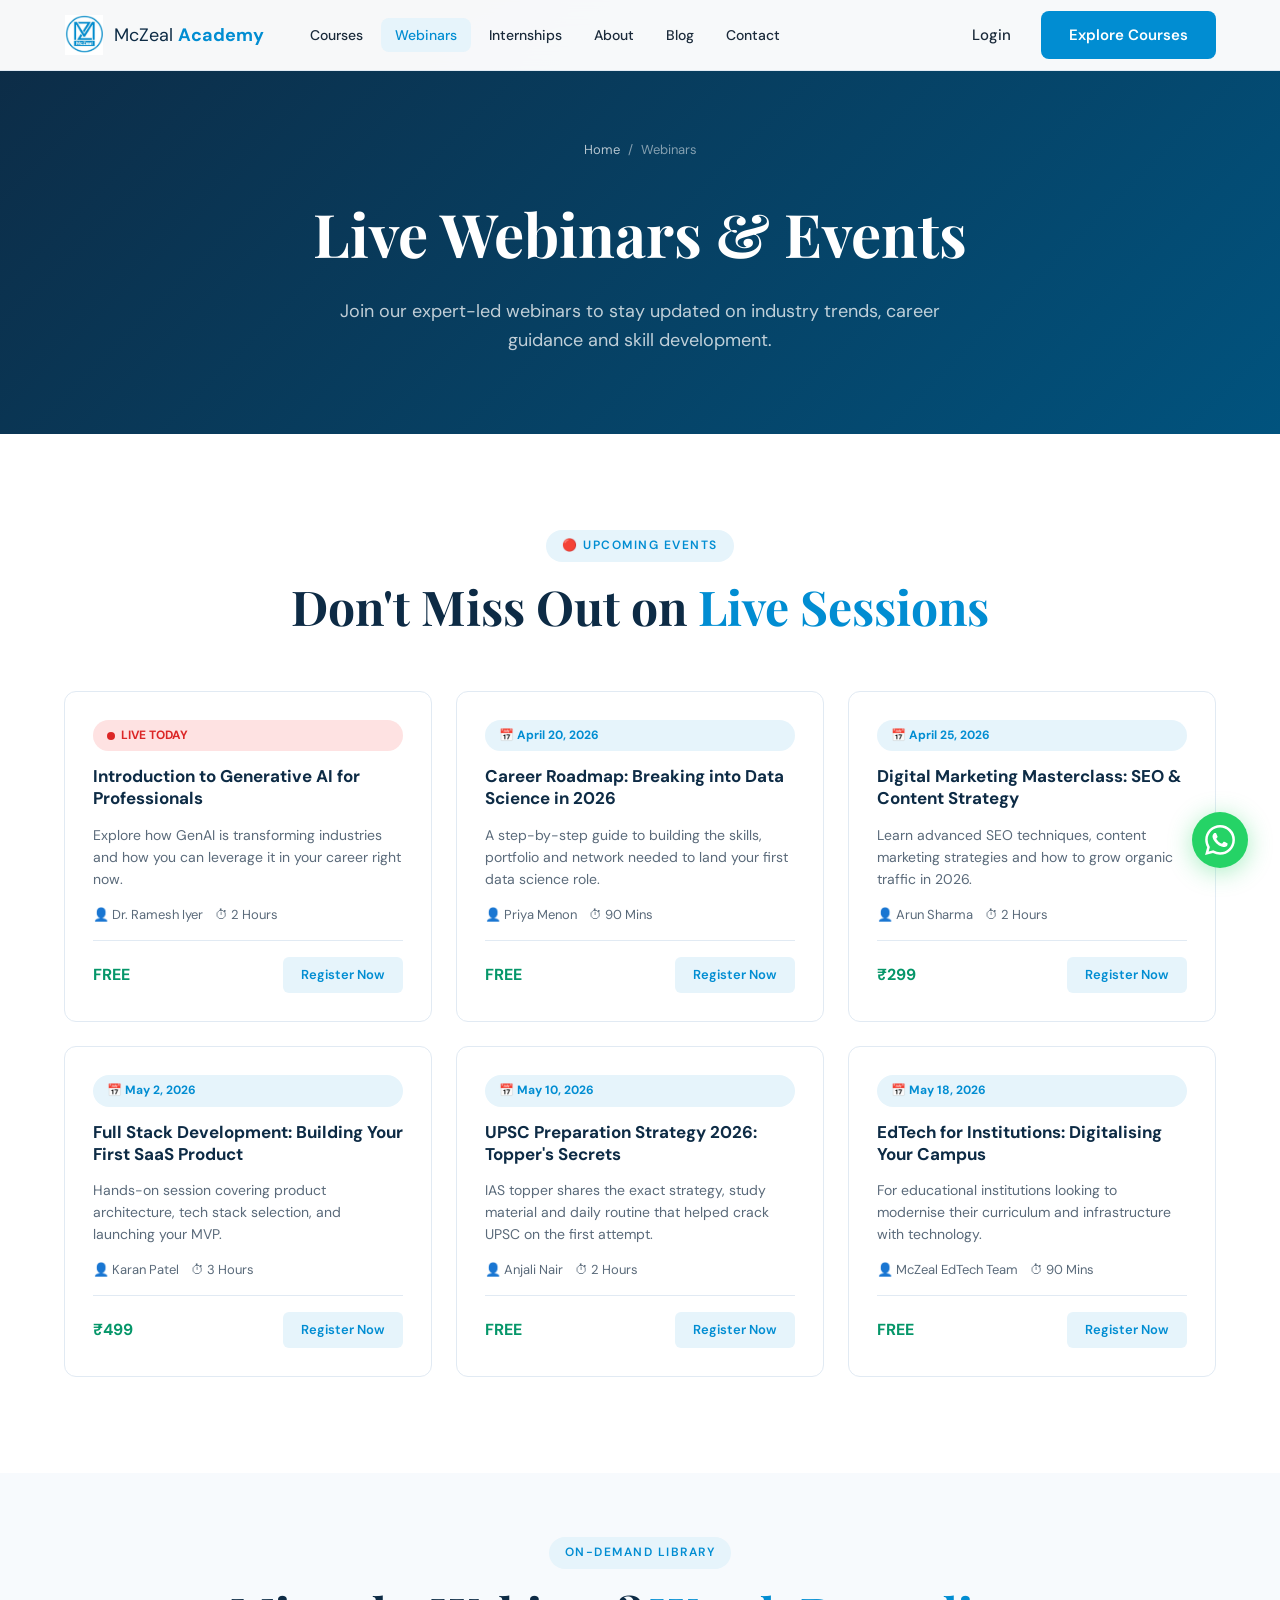
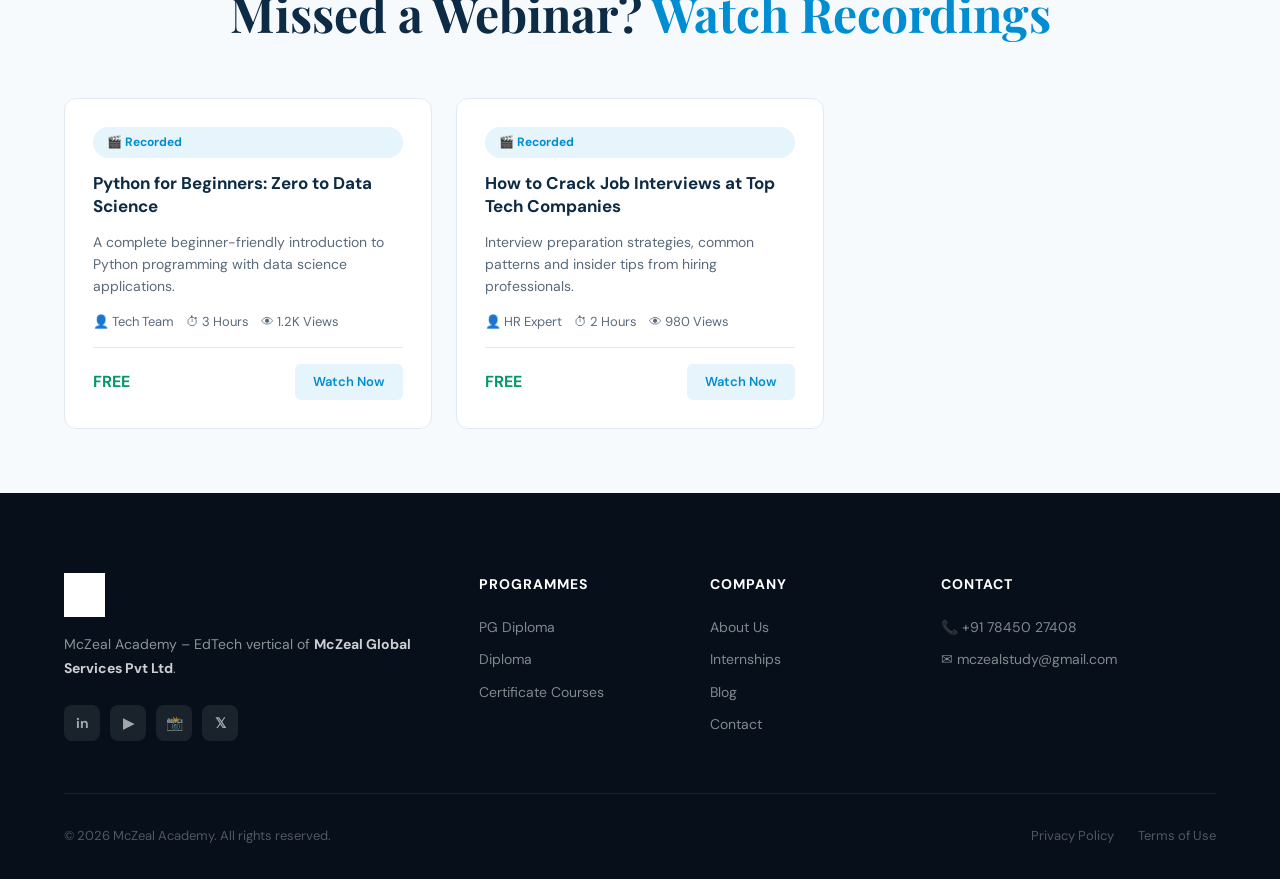
<file: webinars.html>
<!DOCTYPE html>
<html lang="en">
<head>
<meta charset="UTF-8"/>
<meta name="viewport" content="width=device-width, initial-scale=1.0"/>
<title>Webinars – McZeal Academy</title>
<link rel="preconnect" href="https://fonts.googleapis.com"/>
<link href="https://fonts.googleapis.com/css2?family=Playfair+Display:wght@700;800&family=DM+Sans:wght@300;400;500;600;700&display=swap" rel="stylesheet"/>
<link rel="stylesheet" href="styles.css"/>
</head>
<body>
<nav class="navbar" id="navbar">
  <div class="nav-inner">
    <a href="index.html" class="nav-logo"><img src="logo.png" alt="McZeal Academy"/><span>McZeal <strong>Academy</strong></span></a>
    <ul class="nav-links">
      <li><a href="courses.html">Courses</a></li><li><a href="webinars.html" class="active">Webinars</a></li>
      <li><a href="internships.html">Internships</a></li><li><a href="about.html">About</a></li>
      <li><a href="blog.html">Blog</a></li><li><a href="contact.html">Contact</a></li>
    </ul>
    <div class="nav-actions"><a href="login.html" class="btn-ghost">Login</a><a href="courses.html" class="btn-primary">Explore Courses</a></div>
    <button class="hamburger" id="hamburger"><span></span><span></span><span></span></button>
  </div>
  <div class="mobile-menu" id="mobileMenu">
    <a href="courses.html">Courses</a><a href="webinars.html">Webinars</a>
    <a href="internships.html">Internships</a><a href="about.html">About</a>
    <a href="blog.html">Blog</a><a href="contact.html">Contact</a>
  </div>
</nav>

<section class="page-hero">
  <div class="container">
    <div class="breadcrumb"><a href="index.html">Home</a> / <span>Webinars</span></div>
    <h1>Live Webinars & Events</h1>
    <p>Join our expert-led webinars to stay updated on industry trends, career guidance and skill development.</p>
  </div>
</section>

<section class="section">
  <div class="container">
    <div class="section-header">
      <div class="section-tag">🔴 Upcoming Events</div>
      <h2 class="section-title">Don't Miss Out on <span class="accent">Live Sessions</span></h2>
    </div>
    <div class="webinar-grid">
      <div class="webinar-card">
        <div class="webinar-live">LIVE TODAY</div>
        <h3>Introduction to Generative AI for Professionals</h3>
        <p>Explore how GenAI is transforming industries and how you can leverage it in your career right now.</p>
        <div class="webinar-meta"><span>👤 Dr. Ramesh Iyer</span><span>⏱ 2 Hours</span></div>
        <div class="webinar-footer">
          <span class="webinar-price">FREE</span>
          <a href="contact.html" class="btn-sm">Register Now</a>
        </div>
      </div>
      <div class="webinar-card">
        <div class="webinar-date">📅 April 20, 2026</div>
        <h3>Career Roadmap: Breaking into Data Science in 2026</h3>
        <p>A step-by-step guide to building the skills, portfolio and network needed to land your first data science role.</p>
        <div class="webinar-meta"><span>👤 Priya Menon</span><span>⏱ 90 Mins</span></div>
        <div class="webinar-footer">
          <span class="webinar-price">FREE</span>
          <a href="contact.html" class="btn-sm">Register Now</a>
        </div>
      </div>
      <div class="webinar-card">
        <div class="webinar-date">📅 April 25, 2026</div>
        <h3>Digital Marketing Masterclass: SEO & Content Strategy</h3>
        <p>Learn advanced SEO techniques, content marketing strategies and how to grow organic traffic in 2026.</p>
        <div class="webinar-meta"><span>👤 Arun Sharma</span><span>⏱ 2 Hours</span></div>
        <div class="webinar-footer">
          <span class="webinar-price">₹299</span>
          <a href="contact.html" class="btn-sm">Register Now</a>
        </div>
      </div>
      <div class="webinar-card">
        <div class="webinar-date">📅 May 2, 2026</div>
        <h3>Full Stack Development: Building Your First SaaS Product</h3>
        <p>Hands-on session covering product architecture, tech stack selection, and launching your MVP.</p>
        <div class="webinar-meta"><span>👤 Karan Patel</span><span>⏱ 3 Hours</span></div>
        <div class="webinar-footer">
          <span class="webinar-price">₹499</span>
          <a href="contact.html" class="btn-sm">Register Now</a>
        </div>
      </div>
      <div class="webinar-card">
        <div class="webinar-date">📅 May 10, 2026</div>
        <h3>UPSC Preparation Strategy 2026: Topper's Secrets</h3>
        <p>IAS topper shares the exact strategy, study material and daily routine that helped crack UPSC on the first attempt.</p>
        <div class="webinar-meta"><span>👤 Anjali Nair</span><span>⏱ 2 Hours</span></div>
        <div class="webinar-footer">
          <span class="webinar-price">FREE</span>
          <a href="contact.html" class="btn-sm">Register Now</a>
        </div>
      </div>
      <div class="webinar-card">
        <div class="webinar-date">📅 May 18, 2026</div>
        <h3>EdTech for Institutions: Digitalising Your Campus</h3>
        <p>For educational institutions looking to modernise their curriculum and infrastructure with technology.</p>
        <div class="webinar-meta"><span>👤 McZeal EdTech Team</span><span>⏱ 90 Mins</span></div>
        <div class="webinar-footer">
          <span class="webinar-price">FREE</span>
          <a href="contact.html" class="btn-sm">Register Now</a>
        </div>
      </div>
    </div>
  </div>
</section>

<section class="section" style="background:var(--off-white); padding:64px 0;">
  <div class="container">
    <div class="section-header">
      <div class="section-tag">On-Demand Library</div>
      <h2 class="section-title">Missed a Webinar? <span class="accent">Watch Recordings</span></h2>
    </div>
    <div class="webinar-grid">
      <div class="webinar-card">
        <div class="webinar-date">🎬 Recorded</div>
        <h3>Python for Beginners: Zero to Data Science</h3>
        <p>A complete beginner-friendly introduction to Python programming with data science applications.</p>
        <div class="webinar-meta"><span>👤 Tech Team</span><span>⏱ 3 Hours</span><span>👁 1.2K Views</span></div>
        <div class="webinar-footer">
          <span class="webinar-price">FREE</span>
          <a href="login.html" class="btn-sm">Watch Now</a>
        </div>
      </div>
      <div class="webinar-card">
        <div class="webinar-date">🎬 Recorded</div>
        <h3>How to Crack Job Interviews at Top Tech Companies</h3>
        <p>Interview preparation strategies, common patterns and insider tips from hiring professionals.</p>
        <div class="webinar-meta"><span>👤 HR Expert</span><span>⏱ 2 Hours</span><span>👁 980 Views</span></div>
        <div class="webinar-footer">
          <span class="webinar-price">FREE</span>
          <a href="login.html" class="btn-sm">Watch Now</a>
        </div>
      </div>
    </div>
  </div>
</section>

<footer class="footer">
  <div class="container">
    <div class="footer-grid">
      <div class="footer-brand"><img src="logo.png" alt="McZeal Academy" class="footer-logo"/><p>McZeal Academy – EdTech vertical of <strong>McZeal Global Services Pvt Ltd</strong>.</p><div class="footer-social"><a href="#">in</a><a href="#">▶</a><a href="#">📸</a><a href="#">𝕏</a></div></div>
      <div class="footer-col"><h4>Programmes</h4><a href="courses.html">PG Diploma</a><a href="courses.html">Diploma</a><a href="courses.html">Certificate Courses</a></div>
      <div class="footer-col"><h4>Company</h4><a href="about.html">About Us</a><a href="internships.html">Internships</a><a href="blog.html">Blog</a><a href="contact.html">Contact</a></div>
      <div class="footer-col"><h4>Contact</h4><p>📞 +91 78450 27408</p><p>✉ mczealstudy@gmail.com</p></div>
    </div>
    <div class="footer-bottom"><p>© 2026 McZeal Academy. All rights reserved.</p><div class="footer-legal"><a href="#">Privacy Policy</a><a href="#">Terms of Use</a></div></div>
  </div>
</footer>
<a href="https://wa.me/917845027408" class="whatsapp-fab" target="_blank">
  <svg viewBox="0 0 24 24" fill="currentColor"><path d="M17.472 14.382c-.297-.149-1.758-.867-2.03-.967-.273-.099-.471-.148-.67.15-.197.297-.767.966-.94 1.164-.173.199-.347.223-.644.075-.297-.15-1.255-.463-2.39-1.475-.883-.788-1.48-1.761-1.653-2.059-.173-.297-.018-.458.13-.606.134-.133.298-.347.446-.52.149-.174.198-.298.298-.497.099-.198.05-.371-.025-.52-.075-.149-.669-1.612-.916-2.207-.242-.579-.487-.5-.669-.51-.173-.008-.371-.01-.57-.01-.198 0-.52.074-.792.372-.272.297-1.04 1.016-1.04 2.479 0 1.462 1.065 2.875 1.213 3.074.149.198 2.096 3.2 5.077 4.487.709.306 1.262.489 1.694.625.712.227 1.36.195 1.871.118.571-.085 1.758-.719 2.006-1.413.248-.694.248-1.289.173-1.413-.074-.124-.272-.198-.57-.347m-5.421 7.403h-.004a9.87 9.87 0 01-5.031-1.378l-.361-.214-3.741.982.998-3.648-.235-.374a9.86 9.86 0 01-1.51-5.26c.001-5.45 4.436-9.884 9.888-9.884 2.64 0 5.122 1.03 6.988 2.898a9.825 9.825 0 012.893 6.994c-.003 5.45-4.437 9.884-9.885 9.884m8.413-18.297A11.815 11.815 0 0012.05 0C5.495 0 .16 5.335.157 11.892c0 2.096.547 4.142 1.588 5.945L.057 24l6.305-1.654a11.882 11.882 0 005.683 1.448h.005c6.554 0 11.89-5.335 11.893-11.893a11.821 11.821 0 00-3.48-8.413Z"/></svg>
</a>
<script src="main.js"></script>
</body>
</html>
</file>
<file: styles.css>
/* ============================================
   McZeal Academy — Main Stylesheet
   Colors: White | #018dd2 (Brand Blue) | #D4A017 (Gold)
   Font: Playfair Display + DM Sans
   ============================================ */

:root {
  --blue: #018dd2;
  --blue-dark: #0170a8;
  --blue-light: #e6f4fb;
  --navy: #0d2b45;
  --gold: #D4A017;
  --gold-light: #f5e6b0;
  --white: #ffffff;
  --off-white: #f7fafd;
  --text: #1a2a3a;
  --text-muted: #5a6a7a;
  --border: #e1eaf3;
  --radius: 12px;
  --shadow: 0 4px 24px rgba(1,141,210,0.10);
  --shadow-lg: 0 8px 48px rgba(1,141,210,0.18);
  --transition: 0.3s cubic-bezier(0.4,0,0.2,1);
}

*, *::before, *::after { box-sizing: border-box; margin: 0; padding: 0; }

html { scroll-behavior: smooth; }

body {
  font-family: 'DM Sans', sans-serif;
  color: var(--text);
  background: var(--white);
  line-height: 1.6;
  overflow-x: hidden;
}

a { text-decoration: none; color: inherit; }
img { max-width: 100%; display: block; }
ul { list-style: none; }

.container {
  max-width: 1200px;
  margin: 0 auto;
  padding: 0 24px;
}

/* ---- BUTTONS ---- */
.btn-primary {
  display: inline-flex;
  align-items: center;
  gap: 8px;
  background: var(--blue);
  color: #fff;
  padding: 12px 28px;
  border-radius: 8px;
  font-weight: 600;
  font-size: 15px;
  transition: var(--transition);
  border: none;
  cursor: pointer;
}
.btn-primary:hover { background: var(--blue-dark); transform: translateY(-2px); box-shadow: 0 6px 24px rgba(1,141,210,0.35); }
.btn-primary.btn-lg { padding: 16px 36px; font-size: 16px; border-radius: 10px; }
.btn-primary.btn-full { width: 100%; justify-content: center; }

.btn-outline {
  display: inline-flex;
  align-items: center;
  gap: 8px;
  background: transparent;
  color: var(--blue);
  padding: 12px 28px;
  border-radius: 8px;
  font-weight: 600;
  font-size: 15px;
  border: 2px solid var(--blue);
  transition: var(--transition);
  cursor: pointer;
}
.btn-outline:hover { background: var(--blue); color: #fff; transform: translateY(-2px); }
.btn-outline.btn-lg { padding: 16px 36px; font-size: 16px; border-radius: 10px; }

.btn-ghost {
  display: inline-flex;
  align-items: center;
  color: var(--text);
  font-weight: 500;
  font-size: 15px;
  padding: 10px 20px;
  border-radius: 8px;
  transition: var(--transition);
}
.btn-ghost:hover { color: var(--blue); background: var(--blue-light); }

.btn-gold {
  display: inline-flex;
  align-items: center;
  gap: 8px;
  background: var(--gold);
  color: #fff;
  padding: 14px 32px;
  border-radius: 10px;
  font-weight: 700;
  font-size: 16px;
  transition: var(--transition);
  border: none;
  cursor: pointer;
}
.btn-gold:hover { background: #b8880e; transform: translateY(-2px); box-shadow: 0 6px 24px rgba(212,160,23,0.35); }
.btn-gold.btn-lg { padding: 16px 40px; }

.btn-sm {
  display: inline-flex;
  align-items: center;
  background: var(--blue-light);
  color: var(--blue);
  padding: 8px 18px;
  border-radius: 6px;
  font-weight: 600;
  font-size: 13px;
  transition: var(--transition);
  border: none;
  cursor: pointer;
}
.btn-sm:hover { background: var(--blue); color: #fff; }

/* ---- NAVBAR ---- */
.navbar {
  position: fixed;
  top: 0; left: 0; right: 0;
  z-index: 1000;
  background: rgba(255,255,255,0.97);
  backdrop-filter: blur(12px);
  border-bottom: 1px solid var(--border);
  transition: var(--transition);
}
.navbar.scrolled { box-shadow: 0 2px 20px rgba(0,0,0,0.08); }

.nav-inner {
  max-width: 1200px;
  margin: 0 auto;
  padding: 0 24px;
  display: flex;
  align-items: center;
  gap: 32px;
  height: 70px;
}

.nav-logo {
  display: flex;
  align-items: center;
  gap: 10px;
  font-size: 18px;
  color: var(--navy);
  flex-shrink: 0;
}
.nav-logo img { height: 40px; width: 40px; object-fit: contain; }
.nav-logo strong { color: var(--blue); }

.nav-links {
  display: flex;
  align-items: center;
  gap: 4px;
  flex: 1;
}
.nav-links li a {
  padding: 8px 14px;
  border-radius: 8px;
  font-size: 14px;
  font-weight: 500;
  color: var(--text);
  transition: var(--transition);
}
.nav-links li a:hover, .nav-links li a.active {
  color: var(--blue);
  background: var(--blue-light);
}

.nav-actions {
  display: flex;
  align-items: center;
  gap: 10px;
  flex-shrink: 0;
}

.hamburger {
  display: none;
  flex-direction: column;
  gap: 5px;
  background: none;
  border: none;
  cursor: pointer;
  padding: 8px;
}
.hamburger span {
  display: block;
  width: 24px;
  height: 2px;
  background: var(--text);
  border-radius: 2px;
  transition: var(--transition);
}

.mobile-menu {
  display: none;
  flex-direction: column;
  padding: 16px 24px 24px;
  border-top: 1px solid var(--border);
  gap: 4px;
}
.mobile-menu a {
  padding: 12px 16px;
  border-radius: 8px;
  font-weight: 500;
  color: var(--text);
  transition: var(--transition);
}
.mobile-menu a:hover { color: var(--blue); background: var(--blue-light); }
.mobile-menu.open { display: flex; }
.mt-8 { margin-top: 8px; }

/* ---- HERO ---- */
.hero {
  min-height: 100vh;
  display: flex;
  align-items: center;
  padding: 120px 0 80px;
  background: linear-gradient(135deg, #f0f8ff 0%, #e6f4fb 40%, #fff9e6 100%);
  position: relative;
  overflow: hidden;
}

.hero-bg-grid {
  position: absolute;
  inset: 0;
  background-image: 
    linear-gradient(var(--border) 1px, transparent 1px),
    linear-gradient(90deg, var(--border) 1px, transparent 1px);
  background-size: 60px 60px;
  opacity: 0.4;
  pointer-events: none;
}

.hero-content {
  position: relative;
  z-index: 2;
  max-width: 640px;
}

.hero-badge {
  display: inline-flex;
  align-items: center;
  gap: 8px;
  background: var(--gold-light);
  color: #8a6200;
  padding: 8px 16px;
  border-radius: 100px;
  font-size: 13px;
  font-weight: 600;
  margin-bottom: 28px;
  border: 1px solid #e0c060;
}

.hero-title {
  font-family: 'Playfair Display', serif;
  font-size: clamp(42px, 6vw, 72px);
  font-weight: 800;
  line-height: 1.1;
  color: var(--navy);
  margin-bottom: 24px;
}

.gradient-text {
  background: linear-gradient(135deg, var(--blue), var(--gold));
  -webkit-background-clip: text;
  -webkit-text-fill-color: transparent;
  background-clip: text;
}

.hero-sub {
  font-size: 18px;
  color: var(--text-muted);
  line-height: 1.7;
  margin-bottom: 36px;
  max-width: 520px;
}

.hero-cta {
  display: flex;
  gap: 16px;
  flex-wrap: wrap;
  margin-bottom: 48px;
}

.hero-stats {
  display: flex;
  align-items: center;
  gap: 0;
  background: white;
  border-radius: 16px;
  padding: 20px 28px;
  box-shadow: var(--shadow);
  border: 1px solid var(--border);
  width: fit-content;
}
.stat {
  display: flex;
  flex-direction: column;
  align-items: center;
  padding: 0 20px;
}
.stat-num {
  font-size: 28px;
  font-weight: 700;
  color: var(--blue);
  font-family: 'Playfair Display', serif;
}
.stat-label { font-size: 12px; color: var(--text-muted); font-weight: 500; }
.stat-divider {
  width: 1px;
  height: 40px;
  background: var(--border);
}

.hero-visual {
  position: absolute;
  right: 60px;
  top: 50%;
  transform: translateY(-50%);
  display: flex;
  flex-direction: column;
  gap: 16px;
  z-index: 2;
}
.hero-card {
  background: white;
  border-radius: 12px;
  padding: 16px 20px;
  display: flex;
  align-items: center;
  gap: 14px;
  box-shadow: var(--shadow-lg);
  border: 1px solid var(--border);
  font-size: 14px;
  min-width: 220px;
  animation: floatCard 3s ease-in-out infinite;
}
.card-1 { animation-delay: 0s; }
.card-2 { animation-delay: 1s; }
.card-3 { animation-delay: 2s; }
@keyframes floatCard {
  0%, 100% { transform: translateY(0); }
  50% { transform: translateY(-8px); }
}
.card-icon { font-size: 28px; flex-shrink: 0; }
.hero-card strong { display: block; color: var(--navy); }
.hero-card small { color: var(--text-muted); font-size: 12px; }

/* ---- MARQUEE ---- */
.marquee-section {
  background: var(--navy);
  padding: 20px 0;
  overflow: hidden;
}
.marquee-label {
  text-align: center;
  color: rgba(255,255,255,0.5);
  font-size: 12px;
  text-transform: uppercase;
  letter-spacing: 2px;
  margin-bottom: 12px;
}
.marquee-track { overflow: hidden; }
.marquee-inner {
  display: flex;
  gap: 32px;
  white-space: nowrap;
  animation: marquee 30s linear infinite;
  color: rgba(255,255,255,0.7);
  font-size: 15px;
  font-weight: 500;
}
.marquee-inner span { flex-shrink: 0; }
@keyframes marquee {
  from { transform: translateX(0); }
  to { transform: translateX(-50%); }
}

/* ---- SECTION COMMON ---- */
.section { padding: 96px 0; }

.section-header {
  text-align: center;
  margin-bottom: 56px;
}
.section-tag {
  display: inline-block;
  background: var(--blue-light);
  color: var(--blue);
  padding: 6px 16px;
  border-radius: 100px;
  font-size: 12px;
  font-weight: 600;
  text-transform: uppercase;
  letter-spacing: 1.5px;
  margin-bottom: 16px;
}
.section-tag.light {
  background: rgba(255,255,255,0.15);
  color: rgba(255,255,255,0.9);
}
.section-title {
  font-family: 'Playfair Display', serif;
  font-size: clamp(32px, 4vw, 48px);
  font-weight: 700;
  color: var(--navy);
  line-height: 1.2;
  margin-bottom: 16px;
}
.section-title.light { color: white; }
.section-sub {
  font-size: 17px;
  color: var(--text-muted);
  max-width: 600px;
  margin: 0 auto;
}
.section-sub.light { color: rgba(255,255,255,0.75); }
.accent { color: var(--blue); }
.accent-gold { color: var(--gold); }
.section-cta { text-align: center; margin-top: 48px; }

/* ---- FILTER TABS ---- */
.filter-tabs {
  display: flex;
  gap: 8px;
  justify-content: center;
  flex-wrap: wrap;
  margin-bottom: 40px;
}
.filter-btn {
  padding: 10px 24px;
  border-radius: 100px;
  border: 2px solid var(--border);
  background: transparent;
  font-size: 14px;
  font-weight: 600;
  color: var(--text-muted);
  cursor: pointer;
  transition: var(--transition);
  font-family: 'DM Sans', sans-serif;
}
.filter-btn:hover, .filter-btn.active {
  border-color: var(--blue);
  background: var(--blue);
  color: white;
}

/* ---- COURSE CARDS ---- */
.courses-grid {
  display: grid;
  grid-template-columns: repeat(auto-fill, minmax(340px, 1fr));
  gap: 24px;
}
.course-card {
  background: white;
  border-radius: var(--radius);
  border: 1px solid var(--border);
  overflow: hidden;
  transition: var(--transition);
  position: relative;
}
.course-card:hover { transform: translateY(-6px); box-shadow: var(--shadow-lg); border-color: var(--blue); }
.course-card.hidden { display: none; }

.course-badge {
  position: absolute;
  top: 16px;
  left: 16px;
  background: var(--blue);
  color: white;
  padding: 4px 12px;
  border-radius: 100px;
  font-size: 11px;
  font-weight: 700;
  text-transform: uppercase;
  letter-spacing: 1px;
}
.course-badge.cert { background: #059669; }
.course-badge.diploma { background: #7c3aed; }
.course-badge.coaching { background: var(--gold); }

.course-thumb {
  height: 160px;
  display: flex;
  align-items: center;
  justify-content: center;
}
.thumb-blue { background: linear-gradient(135deg, #e6f4fb, #bde0f5); }
.thumb-gold { background: linear-gradient(135deg, #fef9e7, #fde68a); }
.thumb-teal { background: linear-gradient(135deg, #e6faf5, #a7f3d0); }
.thumb-purple { background: linear-gradient(135deg, #f3e8ff, #ddd6fe); }
.thumb-orange { background: linear-gradient(135deg, #fff7ed, #fed7aa); }
.thumb-green { background: linear-gradient(135deg, #ecfdf5, #bbf7d0); }
.thumb-icon { font-size: 56px; }

.course-body { padding: 24px; }
.course-body h3 {
  font-size: 17px;
  font-weight: 700;
  color: var(--navy);
  margin-bottom: 10px;
  line-height: 1.3;
}
.course-body p { font-size: 14px; color: var(--text-muted); margin-bottom: 16px; line-height: 1.6; }
.course-meta {
  display: flex;
  gap: 16px;
  font-size: 13px;
  color: var(--text-muted);
  margin-bottom: 20px;
}
.course-footer {
  display: flex;
  align-items: center;
  justify-content: space-between;
  padding-top: 16px;
  border-top: 1px solid var(--border);
}
.course-price {
  font-size: 20px;
  font-weight: 700;
  color: var(--navy);
}
.course-price small { font-size: 12px; color: var(--text-muted); font-weight: 400; }

/* ---- WHY SECTION ---- */
.why-section {
  background: var(--navy);
  padding: 96px 0;
}
.why-grid {
  display: grid;
  grid-template-columns: repeat(auto-fill, minmax(260px, 1fr));
  gap: 24px;
}
.why-card {
  background: rgba(255,255,255,0.06);
  border: 1px solid rgba(255,255,255,0.12);
  border-radius: var(--radius);
  padding: 32px 28px;
  transition: var(--transition);
}
.why-card:hover {
  background: rgba(1,141,210,0.2);
  border-color: var(--blue);
  transform: translateY(-4px);
}
.why-icon { font-size: 36px; margin-bottom: 16px; }
.why-card h3 { font-size: 17px; font-weight: 700; color: white; margin-bottom: 10px; }
.why-card p { font-size: 14px; color: rgba(255,255,255,0.65); line-height: 1.6; }

/* ---- JOURNEY ---- */
.journey-section { background: var(--off-white); }
.journey-steps {
  display: flex;
  align-items: flex-start;
  gap: 16px;
  flex-wrap: wrap;
  justify-content: center;
}
.journey-step {
  flex: 1;
  min-width: 200px;
  max-width: 240px;
  text-align: center;
  padding: 32px 20px;
  background: white;
  border-radius: var(--radius);
  border: 1px solid var(--border);
  box-shadow: var(--shadow);
  transition: var(--transition);
}
.journey-step:hover { border-color: var(--blue); transform: translateY(-4px); }
.step-num {
  display: inline-flex;
  align-items: center;
  justify-content: center;
  width: 56px;
  height: 56px;
  background: var(--blue);
  color: white;
  border-radius: 50%;
  font-size: 20px;
  font-weight: 800;
  margin: 0 auto 20px;
  font-family: 'Playfair Display', serif;
}
.step-content h3 { font-size: 16px; font-weight: 700; color: var(--navy); margin-bottom: 10px; }
.step-content p { font-size: 14px; color: var(--text-muted); line-height: 1.6; }
.journey-arrow {
  font-size: 28px;
  color: var(--blue);
  padding-top: 60px;
  flex-shrink: 0;
  opacity: 0.5;
}

/* ---- TESTIMONIALS ---- */
.testimonials-grid {
  display: grid;
  grid-template-columns: repeat(auto-fill, minmax(300px, 1fr));
  gap: 24px;
}
.testimonial-card {
  background: white;
  border-radius: var(--radius);
  padding: 32px;
  border: 1px solid var(--border);
  box-shadow: var(--shadow);
  transition: var(--transition);
}
.testimonial-card:hover { border-color: var(--blue); transform: translateY(-4px); }
.testimonial-card.featured {
  background: linear-gradient(135deg, var(--blue), var(--blue-dark));
  color: white;
  border-color: transparent;
}
.testi-stars { font-size: 20px; color: var(--gold); margin-bottom: 16px; }
.testimonial-card.featured .testi-stars { color: #ffd700; }
.testimonial-card p { font-size: 15px; color: var(--text-muted); line-height: 1.7; margin-bottom: 24px; font-style: italic; }
.testimonial-card.featured p { color: rgba(255,255,255,0.9); }
.testi-author { display: flex; align-items: center; gap: 12px; }
.testi-avatar {
  width: 44px; height: 44px;
  background: var(--blue-light);
  color: var(--blue);
  border-radius: 50%;
  display: flex; align-items: center; justify-content: center;
  font-weight: 700; font-size: 14px; flex-shrink: 0;
}
.testimonial-card.featured .testi-avatar { background: rgba(255,255,255,0.2); color: white; }
.testi-author strong { display: block; font-size: 15px; color: var(--navy); }
.testi-author small { font-size: 12px; color: var(--text-muted); }
.testimonial-card.featured .testi-author strong { color: white; }
.testimonial-card.featured .testi-author small { color: rgba(255,255,255,0.7); }

/* ---- EDTECH BANNER ---- */
.edtech-banner {
  background: linear-gradient(135deg, #0d2b45 0%, #01537e 100%);
  padding: 80px 0;
}
.edtech-inner {
  display: flex;
  align-items: center;
  gap: 80px;
  flex-wrap: wrap;
}
.edtech-text { flex: 1; min-width: 280px; }
.edtech-text .section-tag { background: rgba(255,255,255,0.15); color: rgba(255,255,255,0.9); }
.edtech-text h2 {
  font-family: 'Playfair Display', serif;
  font-size: clamp(28px, 3.5vw, 42px);
  color: white;
  line-height: 1.2;
  margin: 16px 0 20px;
}
.edtech-text p { font-size: 16px; color: rgba(255,255,255,0.75); line-height: 1.7; margin-bottom: 32px; max-width: 480px; }
.edtech-features {
  flex: 1;
  min-width: 260px;
  display: grid;
  grid-template-columns: 1fr 1fr;
  gap: 16px;
}
.ef-item {
  background: rgba(255,255,255,0.08);
  border: 1px solid rgba(255,255,255,0.12);
  border-radius: 8px;
  padding: 14px 18px;
  color: rgba(255,255,255,0.85);
  font-size: 14px;
  font-weight: 500;
  transition: var(--transition);
}
.ef-item:hover { background: rgba(1,141,210,0.3); border-color: var(--blue); }

/* ---- LEAD CAPTURE ---- */
.lead-section { background: var(--off-white); }
.lead-box {
  background: white;
  border-radius: 20px;
  padding: 64px;
  box-shadow: var(--shadow-lg);
  display: flex;
  gap: 80px;
  align-items: center;
  border: 1px solid var(--border);
  flex-wrap: wrap;
}
.lead-text { flex: 1; min-width: 280px; }
.lead-text h2 {
  font-family: 'Playfair Display', serif;
  font-size: clamp(24px, 3vw, 36px);
  color: var(--navy);
  margin-bottom: 16px;
  line-height: 1.25;
}
.lead-text p { color: var(--text-muted); line-height: 1.7; margin-bottom: 24px; }
.lead-points { display: flex; flex-direction: column; gap: 10px; }
.lead-points li { font-size: 14px; color: var(--text); font-weight: 500; }

.lead-form {
  flex: 1;
  min-width: 280px;
  display: flex;
  flex-direction: column;
  gap: 14px;
}
.lead-form input,
.lead-form select {
  padding: 14px 16px;
  border: 2px solid var(--border);
  border-radius: 8px;
  font-family: 'DM Sans', sans-serif;
  font-size: 15px;
  color: var(--text);
  background: var(--off-white);
  transition: var(--transition);
  outline: none;
}
.lead-form input:focus, .lead-form select:focus { border-color: var(--blue); background: white; }
.lead-form small { color: var(--text-muted); font-size: 12px; text-align: center; }

/* ---- FOOTER ---- */
.footer {
  background: #060f1a;
  padding: 80px 0 32px;
}
.footer-grid {
  display: grid;
  grid-template-columns: 2fr 1fr 1fr 1.5fr;
  gap: 48px;
  padding-bottom: 48px;
  border-bottom: 1px solid rgba(255,255,255,0.08);
}
.footer-brand p { font-size: 14px; color: rgba(255,255,255,0.55); line-height: 1.7; margin: 16px 0 24px; }
.footer-brand strong { color: rgba(255,255,255,0.8); }
.footer-logo { height: 44px; margin-bottom: 16px; filter: brightness(0) invert(1); }
.footer-social {
  display: flex;
  gap: 10px;
}
.footer-social a {
  width: 36px; height: 36px;
  background: rgba(255,255,255,0.08);
  border-radius: 8px;
  display: flex; align-items: center; justify-content: center;
  color: rgba(255,255,255,0.6);
  font-size: 14px;
  font-weight: 700;
  transition: var(--transition);
}
.footer-social a:hover { background: var(--blue); color: white; }
.footer-col h4 { color: white; font-size: 14px; font-weight: 700; margin-bottom: 20px; text-transform: uppercase; letter-spacing: 1px; }
.footer-col a, .footer-col p {
  display: block;
  color: rgba(255,255,255,0.5);
  font-size: 14px;
  margin-bottom: 10px;
  transition: var(--transition);
  line-height: 1.6;
}
.footer-col a:hover { color: var(--blue); }
.footer-bottom {
  display: flex;
  align-items: center;
  justify-content: space-between;
  padding-top: 32px;
  flex-wrap: wrap;
  gap: 16px;
}
.footer-bottom p { color: rgba(255,255,255,0.3); font-size: 13px; }
.footer-legal { display: flex; gap: 24px; }
.footer-legal a { color: rgba(255,255,255,0.3); font-size: 13px; transition: var(--transition); }
.footer-legal a:hover { color: var(--blue); }

/* ---- WHATSAPP FAB ---- */
.whatsapp-fab {
  position: fixed;
  bottom: 32px;
  right: 32px;
  width: 56px; height: 56px;
  background: #25d366;
  border-radius: 50%;
  display: flex; align-items: center; justify-content: center;
  color: white;
  box-shadow: 0 4px 24px rgba(37,211,102,0.4);
  z-index: 999;
  transition: var(--transition);
}
.whatsapp-fab:hover { transform: scale(1.1) translateY(-4px); box-shadow: 0 8px 32px rgba(37,211,102,0.5); }
.whatsapp-fab svg { width: 30px; height: 30px; }

/* ---- PAGE HERO (inner pages) ---- */
.page-hero {
  background: linear-gradient(135deg, var(--navy) 0%, #01537e 100%);
  padding: 140px 0 80px;
  text-align: center;
}
.page-hero h1 {
  font-family: 'Playfair Display', serif;
  font-size: clamp(36px, 5vw, 60px);
  color: white;
  margin-bottom: 16px;
}
.page-hero p { font-size: 18px; color: rgba(255,255,255,0.75); max-width: 600px; margin: 0 auto; }
.breadcrumb {
  display: flex;
  justify-content: center;
  gap: 8px;
  margin-bottom: 24px;
  font-size: 13px;
  color: rgba(255,255,255,0.5);
}
.breadcrumb a { color: rgba(255,255,255,0.7); }
.breadcrumb a:hover { color: var(--gold); }

/* ---- ABOUT PAGE ---- */
.about-grid {
  display: grid;
  grid-template-columns: 1fr 1fr;
  gap: 80px;
  align-items: center;
}
.about-image {
  background: linear-gradient(135deg, var(--blue-light), var(--gold-light));
  border-radius: 20px;
  height: 440px;
  display: flex;
  align-items: center;
  justify-content: center;
  font-size: 80px;
  position: relative;
  overflow: hidden;
}
.about-image::before {
  content: '';
  position: absolute;
  inset: 0;
  background: linear-gradient(135deg, rgba(1,141,210,0.1), rgba(212,160,23,0.1));
}
.about-text h2 {
  font-family: 'Playfair Display', serif;
  font-size: clamp(28px, 3.5vw, 40px);
  color: var(--navy);
  margin-bottom: 20px;
  line-height: 1.25;
}
.about-text p { color: var(--text-muted); line-height: 1.8; margin-bottom: 20px; }
.about-badges { display: flex; flex-wrap: wrap; gap: 10px; margin-top: 28px; }
.about-badge {
  background: var(--blue-light);
  color: var(--blue);
  padding: 8px 16px;
  border-radius: 100px;
  font-size: 13px;
  font-weight: 600;
}
.about-mission-grid {
  display: grid;
  grid-template-columns: repeat(3, 1fr);
  gap: 24px;
  margin-top: 48px;
}
.mission-card {
  background: white;
  border: 1px solid var(--border);
  border-radius: var(--radius);
  padding: 32px 24px;
  text-align: center;
  box-shadow: var(--shadow);
}
.mission-icon { font-size: 40px; margin-bottom: 16px; }
.mission-card h3 { font-size: 18px; font-weight: 700; color: var(--navy); margin-bottom: 12px; }
.mission-card p { font-size: 14px; color: var(--text-muted); line-height: 1.6; }

/* ---- CONTACT PAGE ---- */
.contact-grid {
  display: grid;
  grid-template-columns: 1fr 1.5fr;
  gap: 64px;
  align-items: start;
}
.contact-info h2 {
  font-family: 'Playfair Display', serif;
  font-size: 32px;
  color: var(--navy);
  margin-bottom: 24px;
}
.contact-info p { color: var(--text-muted); margin-bottom: 32px; line-height: 1.7; }
.contact-detail {
  display: flex;
  gap: 16px;
  align-items: flex-start;
  margin-bottom: 24px;
}
.cd-icon {
  width: 44px; height: 44px;
  background: var(--blue-light);
  border-radius: 10px;
  display: flex; align-items: center; justify-content: center;
  font-size: 20px;
  flex-shrink: 0;
}
.cd-text strong { display: block; color: var(--navy); font-weight: 600; margin-bottom: 4px; }
.cd-text p { font-size: 14px; color: var(--text-muted); margin: 0; }
.contact-form-box {
  background: white;
  border: 1px solid var(--border);
  border-radius: 20px;
  padding: 48px;
  box-shadow: var(--shadow);
}
.contact-form-box h3 {
  font-family: 'Playfair Display', serif;
  font-size: 24px;
  color: var(--navy);
  margin-bottom: 28px;
}
.form-row { display: grid; grid-template-columns: 1fr 1fr; gap: 16px; }
.form-group { margin-bottom: 20px; }
.form-group label { display: block; font-size: 14px; font-weight: 600; color: var(--text); margin-bottom: 6px; }
.form-group input,
.form-group select,
.form-group textarea {
  width: 100%;
  padding: 14px 16px;
  border: 2px solid var(--border);
  border-radius: 8px;
  font-family: 'DM Sans', sans-serif;
  font-size: 15px;
  color: var(--text);
  background: var(--off-white);
  transition: var(--transition);
  outline: none;
  resize: vertical;
}
.form-group input:focus,
.form-group select:focus,
.form-group textarea:focus { border-color: var(--blue); background: white; }

/* ---- BLOG PAGE ---- */
.blog-grid {
  display: grid;
  grid-template-columns: repeat(auto-fill, minmax(340px, 1fr));
  gap: 32px;
}
.blog-card {
  background: white;
  border-radius: var(--radius);
  border: 1px solid var(--border);
  overflow: hidden;
  transition: var(--transition);
}
.blog-card:hover { transform: translateY(-6px); box-shadow: var(--shadow-lg); }
.blog-thumb {
  height: 200px;
  background: linear-gradient(135deg, var(--blue-light), var(--gold-light));
  display: flex; align-items: center; justify-content: center;
  font-size: 60px;
}
.blog-body { padding: 28px; }
.blog-meta { display: flex; gap: 12px; font-size: 12px; color: var(--text-muted); margin-bottom: 12px; }
.blog-tag {
  background: var(--blue-light);
  color: var(--blue);
  padding: 3px 10px;
  border-radius: 100px;
  font-weight: 600;
}
.blog-card h3 { font-size: 18px; font-weight: 700; color: var(--navy); margin-bottom: 12px; line-height: 1.3; }
.blog-card p { font-size: 14px; color: var(--text-muted); line-height: 1.6; margin-bottom: 20px; }
.blog-read { color: var(--blue); font-size: 14px; font-weight: 600; }
.blog-read:hover { text-decoration: underline; }

/* ---- LOGIN PAGE ---- */
.login-section {
  min-height: 100vh;
  display: flex;
  align-items: center;
  background: linear-gradient(135deg, #f0f8ff 0%, #e6f4fb 100%);
  padding: 80px 0;
}
.login-box {
  background: white;
  border-radius: 20px;
  padding: 56px;
  box-shadow: var(--shadow-lg);
  max-width: 480px;
  width: 100%;
  margin: 0 auto;
  border: 1px solid var(--border);
}
.login-box .login-logo {
  display: flex;
  align-items: center;
  gap: 10px;
  justify-content: center;
  margin-bottom: 32px;
}
.login-box .login-logo img { height: 48px; }
.login-box h2 { text-align: center; font-family: 'Playfair Display', serif; font-size: 28px; color: var(--navy); margin-bottom: 8px; }
.login-box p.sub { text-align: center; color: var(--text-muted); margin-bottom: 32px; }
.login-tabs { display: flex; background: var(--off-white); border-radius: 10px; padding: 4px; margin-bottom: 28px; }
.login-tab {
  flex: 1; padding: 10px; border: none; background: none; border-radius: 8px;
  font-family: 'DM Sans', sans-serif; font-size: 14px; font-weight: 600;
  color: var(--text-muted); cursor: pointer; transition: var(--transition);
}
.login-tab.active { background: white; color: var(--blue); box-shadow: var(--shadow); }
.login-divider { text-align: center; color: var(--text-muted); font-size: 13px; margin: 16px 0; position: relative; }
.login-divider::before, .login-divider::after {
  content: '';
  position: absolute;
  top: 50%;
  width: 38%;
  height: 1px;
  background: var(--border);
}
.login-divider::before { left: 0; }
.login-divider::after { right: 0; }
.forgot { text-align: right; }
.forgot a { font-size: 13px; color: var(--blue); }
.login-footer { text-align: center; margin-top: 24px; font-size: 14px; color: var(--text-muted); }
.login-footer a { color: var(--blue); font-weight: 600; }

/* ---- WEBINARS ---- */
.webinar-grid {
  display: grid;
  grid-template-columns: repeat(auto-fill, minmax(320px, 1fr));
  gap: 24px;
}
.webinar-card {
  background: white;
  border-radius: var(--radius);
  border: 1px solid var(--border);
  padding: 28px;
  transition: var(--transition);
  display: flex; flex-direction: column; gap: 14px;
}
.webinar-card:hover { border-color: var(--blue); transform: translateY(-4px); box-shadow: var(--shadow-lg); }
.webinar-date {
  display: inline-flex;
  align-items: center;
  gap: 6px;
  background: var(--blue-light);
  color: var(--blue);
  padding: 6px 14px;
  border-radius: 100px;
  font-size: 12px;
  font-weight: 700;
}
.webinar-live {
  display: inline-flex;
  align-items: center;
  gap: 6px;
  background: #fee2e2;
  color: #dc2626;
  padding: 6px 14px;
  border-radius: 100px;
  font-size: 12px;
  font-weight: 700;
}
.webinar-live::before { content: ''; width: 8px; height: 8px; background: #dc2626; border-radius: 50%; animation: pulse 1.5s ease-in-out infinite; }
@keyframes pulse { 0%,100% { opacity:1; } 50% { opacity: 0.3; } }
.webinar-card h3 { font-size: 17px; font-weight: 700; color: var(--navy); line-height: 1.3; }
.webinar-card p { font-size: 14px; color: var(--text-muted); line-height: 1.6; }
.webinar-meta { font-size: 13px; color: var(--text-muted); display: flex; gap: 12px; }
.webinar-footer { margin-top: auto; padding-top: 16px; border-top: 1px solid var(--border); display: flex; justify-content: space-between; align-items: center; }
.webinar-price { font-size: 16px; font-weight: 700; color: #059669; }

/* ---- INTERNSHIPS ---- */
.internship-grid {
  display: grid;
  grid-template-columns: repeat(auto-fill, minmax(300px, 1fr));
  gap: 24px;
}
.internship-card {
  background: white;
  border-radius: var(--radius);
  border: 1px solid var(--border);
  padding: 28px;
  transition: var(--transition);
}
.internship-card:hover { border-color: var(--blue); transform: translateY(-4px); box-shadow: var(--shadow-lg); }
.int-icon { font-size: 40px; margin-bottom: 16px; }
.internship-card h3 { font-size: 18px; font-weight: 700; color: var(--navy); margin-bottom: 10px; }
.internship-card p { font-size: 14px; color: var(--text-muted); line-height: 1.6; margin-bottom: 20px; }
.int-tags { display: flex; flex-wrap: wrap; gap: 8px; margin-bottom: 20px; }
.int-tag { background: var(--off-white); color: var(--text-muted); padding: 4px 12px; border-radius: 100px; font-size: 12px; font-weight: 500; }
.int-duration {
  display: flex; align-items: center; gap: 6px;
  font-size: 13px; color: var(--text-muted);
  padding-top: 16px; border-top: 1px solid var(--border);
  margin-bottom: 16px;
}

/* ---- SUCCESS TOAST ---- */
.toast {
  position: fixed;
  bottom: 32px;
  left: 50%;
  transform: translateX(-50%) translateY(120px);
  background: #059669;
  color: white;
  padding: 16px 32px;
  border-radius: 12px;
  font-weight: 600;
  font-size: 15px;
  box-shadow: 0 4px 24px rgba(5,150,105,0.4);
  z-index: 9999;
  transition: transform 0.4s cubic-bezier(0.4,0,0.2,1);
}
.toast.show { transform: translateX(-50%) translateY(0); }

/* ---- RESPONSIVE ---- */
@media (max-width: 1024px) {
  .hero-visual { display: none; }
  .footer-grid { grid-template-columns: 1fr 1fr; }
  .about-grid { grid-template-columns: 1fr; }
  .contact-grid { grid-template-columns: 1fr; }
}

@media (max-width: 768px) {
  .nav-links, .nav-actions { display: none; }
  .hamburger { display: flex; }
  .hero { padding: 100px 0 60px; }
  .hero-stats { flex-wrap: wrap; padding: 16px; gap: 8px; }
  .hero-stats .stat-divider { display: none; }
  .stat { padding: 8px 16px; }
  .section { padding: 64px 0; }
  .lead-box { padding: 32px 24px; gap: 40px; }
  .login-box { padding: 32px 24px; }
  .contact-form-box { padding: 32px 24px; }
  .form-row { grid-template-columns: 1fr; }
  .journey-steps { flex-direction: column; align-items: center; }
  .journey-arrow { transform: rotate(90deg); padding: 0; }
  .about-mission-grid { grid-template-columns: 1fr; }
  .footer-grid { grid-template-columns: 1fr; }
  .footer-bottom { flex-direction: column; text-align: center; }
  .edtech-inner { flex-direction: column; gap: 40px; }
}

@media (max-width: 480px) {
  .hero-cta { flex-direction: column; align-items: flex-start; }
  .courses-grid { grid-template-columns: 1fr; }
  .why-grid { grid-template-columns: 1fr; }
  .testimonials-grid { grid-template-columns: 1fr; }
  .blog-grid { grid-template-columns: 1fr; }
}
</file>
